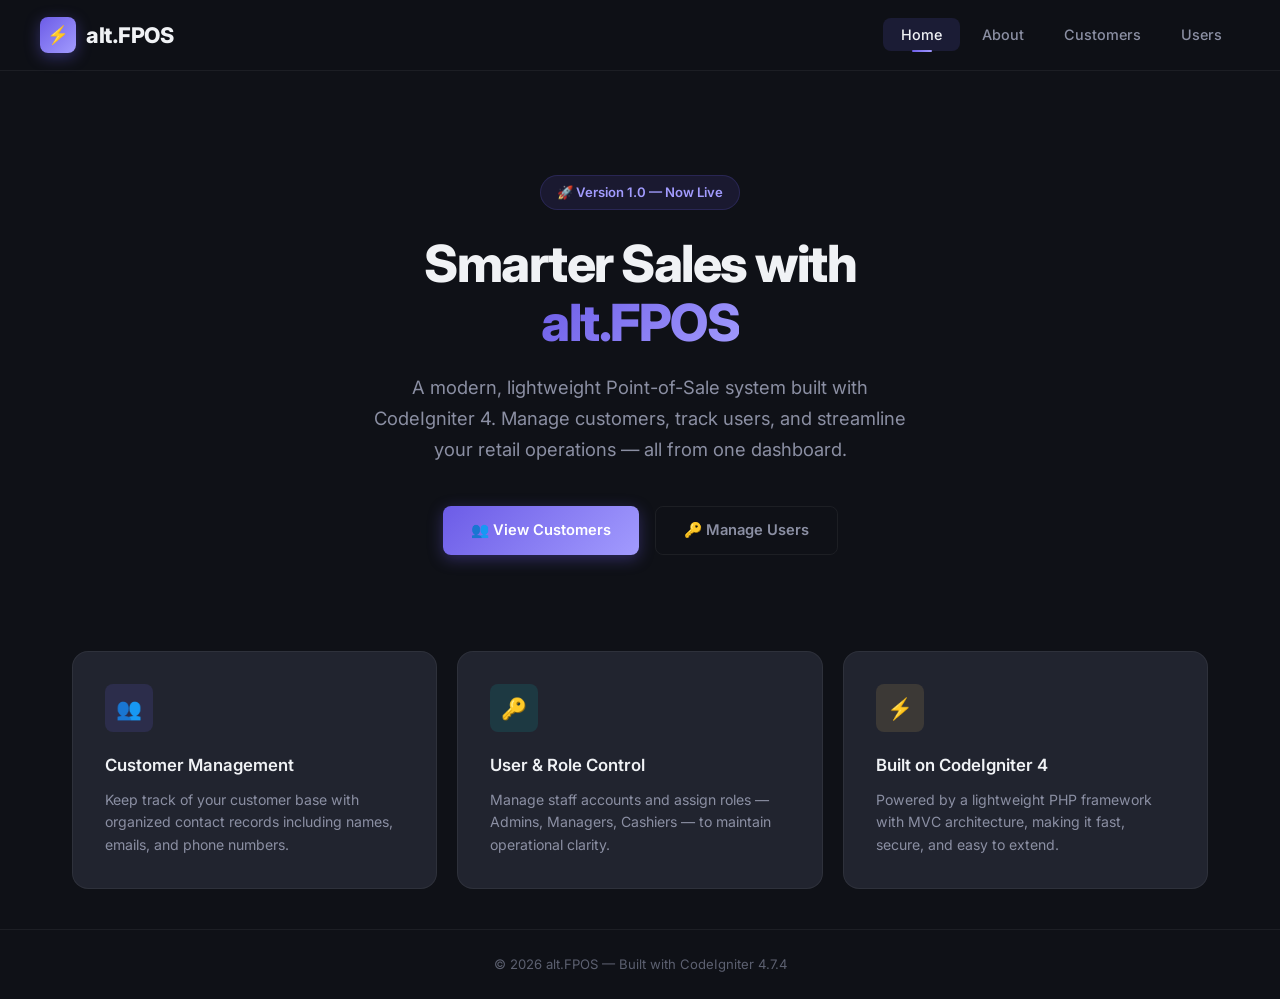
<file: index.html>
<!-- DEBUG-VIEW START 2 APPPATH\Views\pages\home.php -->
<!-- DEBUG-VIEW START 1 APPPATH\Views\layouts\main.php -->
<!DOCTYPE html>
<html lang="en">
<head>
<script  id="debugbar_loader" data-time="1790171028.384749" src="https://fabeyow.github.io/alt.FPOS/index.php?debugbar"></script><script  id="debugbar_dynamic_script"></script><style  id="debugbar_dynamic_style"></style><script class="kint-rich-script">"use strict";(()=>{function m(n){if(!(n instanceof Element))throw new Error("Invalid argument to dedupeElement()");let t=n.ownerDocument,e=E(n);for(let s of t.querySelectorAll(e))n!==s&&s.parentNode.removeChild(s)}function d(n){return n instanceof Element?n.ownerDocument.contains(n):!1}function E(n){if(!(n instanceof Element))throw new Error("Invalid argument to buildClassSelector()");return[n.nodeName,...n.classList].join(".")}function f(n){if(!(n instanceof Element))throw new Error("Invalid argument to selectText()");let t=n.ownerDocument,e=t.getSelection(),s=t.createRange();s.selectNodeContents(n),e.removeAllRanges(),e.addRange(s)}function I(n,t){let e;return function(...s){clearTimeout(e),e=setTimeout(function(){n(...s)},t)}}function x(n){if(!(n instanceof Element))throw new Error("Invalid argument to offsetTop()");return n.offsetTop+(n.offsetParent?x(n.offsetParent):0)}var u=class n{static#e=new Set;static toggleSearchBox(t,e){let s=t.querySelector(".kint-search"),i=t.parentNode;if(s)if(s.classList.toggle("kint-show",e)){if(s.focus(),s.select(),!n.#e.has(s)){let r=i.querySelectorAll("dl").length,o=200;r>1e4&&(o=700),s.addEventListener("keyup",I(n.#t.bind(null,s),o)),n.#e.add(s)}n.#t(s)}else i.classList.remove("kint-search-root")}static#t(t){let e=t.closest(".kint-parent")?.parentNode;if(e)if(t.classList.contains("kint-show")&&t.value.length){let s=e.dataset.lastSearch;if(e.classList.add("kint-search-root"),s!==t.value){e.dataset.lastSearch=t.value,e.classList.remove("kint-search-match");for(let i of e.querySelectorAll(".kint-search-match"))i.classList.remove("kint-search-match");n.#s(e,t.value.toUpperCase())}}else e.classList.remove("kint-search-root")}static#s(t,e){let s=t.cloneNode(!0);for(let c of s.querySelectorAll(".access-path"))c.remove();if(!s.textContent.toUpperCase().includes(e))return;t.classList.add("kint-search-match");let i=t.firstElementChild;for(;i&&i.tagName!=="DT";)i=i.nextElementSibling;if(!i)return;let r=a.getChildContainer(i);if(!r)return;let o,l;for(let c of r.children)c.tagName==="DL"?n.#s(c,e):c.tagName==="UL"&&(c.classList.contains("kint-tabs")?o=c.children:c.classList.contains("kint-tab-contents")&&(l=c.children));if(!(!o||o.length!==l?.length))for(let c=o.length;c--;){let k=!1,F=!1;o[c].textContent.toUpperCase().includes(e)&&(k=!0);let O=l[c].cloneNode(!0);for(let v of O.querySelectorAll(".access-path"))v.remove();if(O.textContent.toUpperCase().includes(e)&&(k=!0,F=!0),k&&o[c].classList.add("kint-search-match"),F)for(let v of l[c].children)v.tagName==="DL"&&n.#s(v,e)}}};var g=class{static sort(t,e){let s=t.dataset.kintTableSort,i=parseInt(s)===e?-1:1,r=t.tBodies[0];[...r.rows].sort(function(o,l){o=o.cells[e].textContent.trim().toLocaleLowerCase(),l=l.cells[e].textContent.trim().toLocaleLowerCase();let c=0;return!isNaN(o)&&!isNaN(l)?(o=parseFloat(o),l=parseFloat(l),c=o-l):isNaN(o)&&!isNaN(l)?c=1:isNaN(l)&&!isNaN(o)?c=-1:c=(""+o).localeCompare(""+l),c*i}).forEach(o=>r.appendChild(o)),i<0?t.dataset.kintTableSort=null:t.dataset.kintTableSort=e}};var a=class n{#e;#t;#s;constructor(t){if(!(t instanceof h))throw new Error("Invalid argument to Rich.constructor()");this.#e=t,this.#e.runOnInit(this.#i.bind(this));let e=new q(this,t);new b(this,t.window,e)}#i(){let t=this.#e.window.document;if(d(this.#t)||(this.#t=t.querySelector("style.kint-rich-style")),this.#t&&m(this.#t),t.querySelector(".kint-rich.kint-file")){this.setupFolder(t);let e=this.#s.querySelector("dd.kint-foldout"),s=Array.from(t.querySelectorAll(".kint-rich.kint-file"));for(let i of s)i.parentNode!==e&&e.appendChild(i);this.#s.classList.add("kint-show")}}addToFolder(t){let e=t.closest(".kint-rich");if(!e)throw new Error("Bad addToFolder");let s=this.#e.window.document;if(this.setupFolder(s),this.folder.contains(t))throw new Error("Bad addToFolder");let i=this.#s.querySelector("dd.kint-foldout"),r=t.closest(".kint-parent, .kint-rich"),o=Array.from(e.querySelectorAll(".kint-folder-trigger"));if(e===r||e.querySelectorAll(".kint-rich > dl").length===1){for(let l of o)l.remove();e.classList.add("kint-file"),i.insertBefore(e,i.firstChild)}else{let l=s.createElement("div");l.classList.add("kint-rich"),l.classList.add("kint-file"),l.appendChild(r.closest(".kint-rich > dl"));let c=e.lastElementChild;c.matches(".kint-rich > footer")&&l.appendChild(c.cloneNode(!0));for(let k of o)k.remove();i.insertBefore(l,i.firstChild)}n.toggle(this.#s.querySelector(".kint-parent"),!0)}setupFolder(t){if(this.#s)d(this.#s)||(this.#s=t.querySelector(".kint-rich.kint-folder"));else{let e=t.createElement("template");e.innerHTML='<div class="kint-rich kint-folder"><dl><dt class="kint-parent"><nav></nav>Kint</dt><dd class="kint-foldout"></dd></dl></div>',this.#s=e.content.firstChild,t.body.appendChild(this.#s)}}get folder(){return d(this.#s)||(this.#s=this.#e.window.document.querySelector(".kint-rich.kint-folder")),this.#s&&m(this.#s),this.#s}isFolderOpen(){let t=this.#s?.querySelector("dd.kint-foldout");if(t)return t.previousSibling.classList.contains("kint-show")}static getChildContainer(t){let e=t.nextElementSibling;for(;e&&!e.matches("dd");)e=e.nextElementSibling;return e}static toggle(t,e){let s=n.getChildContainer(t);s&&(e=t.classList.toggle("kint-show",e),n.#n(s,e))}static switchTab(t){t.parentNode.getElementsByClassName("kint-active-tab")[0].classList.remove("kint-active-tab"),t.classList.add("kint-active-tab");let e=t,s=0;for(;e=e.previousElementSibling;)s++;let i=t.parentNode.nextSibling.children;for(let r=i.length;r--;)r===s?(i[r].classList.add("kint-show"),n.#n(i[r],!0)):i[r].classList.remove("kint-show")}static toggleChildren(t,e){let s=n.getChildContainer(t);if(!s)return;e===void 0&&(e=t.classList.contains("kint-show"));let i=Array.from(s.getElementsByClassName("kint-parent"));for(let r of i)r.classList.toggle("kint-show",e)}static toggleAccessPath(t,e){let s=t.querySelector(".access-path");s?.classList.toggle("kint-show",e)&&f(s)}static#n(t,e){if(t.children.length===2&&t.lastElementChild.matches("ul.kint-tab-contents"))for(let s of t.lastElementChild.children)s.matches("li.kint-show")&&(t=s);if(t.children.length===1&&t.firstElementChild.matches("dl")){let s=t.firstElementChild.firstElementChild;s?.classList?.contains("kint-parent")&&n.toggle(s,e)}}},b=class{#e;#t;#s;#i=null;#n=null;#o=0;constructor(t,e,s){this.#e=t,this.#t=s,this.#s=e,this.#s.addEventListener("click",this.#a.bind(this),!0)}#r(){clearTimeout(this.#i),this.#i=setTimeout(this.#l.bind(this),250)}#l(){clearTimeout(this.#i),this.#i=null,this.#n=null,this.#o=0}#c(){let t=this.#n;if(!t.matches(".kint-parent > nav"))return;let e=t.parentNode;if(this.#o===1)a.toggleChildren(e),this.#t.onTreeChanged(),this.#r(),this.#o=2;else if(this.#o===2){this.#l();let s=e.classList.contains("kint-show"),i=this.#e.folder?.querySelector(".kint-parent"),r=Array.from(this.#s.document.getElementsByClassName("kint-parent"));for(let o of r)o!==i&&o.classList.toggle("kint-show",s);this.#t.onTreeChanged(),this.#t.scrollToFocus()}}#a(t){if(this.#o){this.#c();return}let e=t.target;if(!e.closest(".kint-rich"))return;if(e.tagName==="DFN"&&f(e),e.tagName==="TH"){t.ctrlKey||g.sort(e.closest("table"),e.cellIndex);return}if(e.tagName==="LI"&&e.parentNode.className==="kint-tabs"){if(e.className!=="kint-active-tab"){let i=e.closest("dl")?.querySelector(".kint-parent > nav")??e;a.switchTab(e),this.#t.onTreeChanged(),this.#t.setCursor(i)}return}let s=e.closest("dt");if(e.tagName==="NAV")e.parentNode.tagName==="FOOTER"?(this.#t.setCursor(e),e.parentNode.classList.toggle("kint-show")):s?.classList.contains("kint-parent")&&(a.toggle(s),this.#t.onTreeChanged(),this.#t.setCursor(e),this.#r(),this.#o=1,this.#n=e);else if(e.classList.contains("kint-access-path-trigger"))s&&a.toggleAccessPath(s);else if(e.classList.contains("kint-search-trigger"))s?.matches(".kint-rich > dl > dt.kint-parent")&&u.toggleSearchBox(s);else if(e.classList.contains("kint-folder-trigger")){if(s?.matches(".kint-rich > dl > dt.kint-parent"))this.#e.addToFolder(e),this.#t.onTreeChanged(),this.#t.setCursor(s.querySelector("nav")),this.#t.scrollToFocus();else if(e.parentNode.tagName==="FOOTER"){let i=e.closest(".kint-rich").querySelector(".kint-parent > nav, .kint-rich > footer > nav");this.#e.addToFolder(e),this.#t.onTreeChanged(),this.#t.setCursor(i),this.#t.scrollToFocus()}}else e.classList.contains("kint-search")||(e.tagName==="PRE"&&t.detail===3?f(e):e.closest(".kint-source")&&t.detail===3?f(e.closest(".kint-source")):e.classList.contains("access-path")?f(e):e.tagName!=="A"&&s?.classList.contains("kint-parent")&&(a.toggle(s),this.#t.onTreeChanged(),this.#t.setCursor(s.querySelector("nav"))))}},j=65,G=68,A=70,S=72,K=74,D=75,p=76,V=83,P=9,T=13,B=27,L=32,N=37,R=38,C=39,H=40,M=".kint-rich .kint-parent > nav, .kint-rich > footer > nav, .kint-rich .kint-tabs > li:not(.kint-active-tab)",q=class{#e=[];#t=0;#s=!1;#i;#n;constructor(t,e){this.#i=t,this.#n=e.window,this.#n.addEventListener("keydown",this.#c.bind(this),!0),e.runOnInit(this.onTreeChanged.bind(this))}scrollToFocus(){let t=this.#e[this.#t];if(!t)return;let e=this.#i.folder;if(t===e?.querySelector(".kint-parent > nav"))return;let s=x(t);if(this.#i.isFolderOpen()){let i=e.querySelector("dd.kint-foldout");i.scrollTo(0,s-i.clientHeight/2)}else this.#n.scrollTo(0,s-this.#n.innerHeight/2)}onTreeChanged(){let t=this.#e[this.#t];this.#e=[];let e=this.#i.folder,s=e?.querySelector(".kint-parent > nav"),i=this.#n.document;this.#i.isFolderOpen()&&(i=e,this.#e.push(s));let r=Array.from(i.querySelectorAll(M));for(let o of r)o.offsetParent!==null&&o!==s&&this.#e.push(o);if(s&&!this.#i.isFolderOpen()&&this.#e.push(s),this.#e.length===0){this.#s=!1,this.#r();return}t&&this.#e.indexOf(t)!==-1?this.#t=this.#e.indexOf(t):this.#r()}setCursor(t){if(this.#i.isFolderOpen()&&!this.#i.folder.contains(t)||!t.matches(M))return!1;let e=this.#e.indexOf(t);if(e===-1&&(this.onTreeChanged(),e=this.#e.indexOf(t)),e!==-1){if(e!==this.#t)return this.#t=e,this.#r(),!0;this.#e[e]?.classList.remove("kint-weak-focus")}else console.error("setCursor failed to find target in list",t),console.info("Please report this as a bug in Kint at https://github.com/kint-php/kint");return!1}#o(t){if(this.#e.length===0)return this.#t=0,null;for(this.#t+=t;this.#t<0;)this.#t+=this.#e.length;for(;this.#t>=this.#e.length;)this.#t-=this.#e.length;return this.#r(),this.#t}#r(){let t=this.#n.document.querySelector(".kint-focused");t&&(t.classList.remove("kint-focused"),t.classList.remove("kint-weak-focus")),this.#s&&this.#e[this.#t]?.classList.add("kint-focused")}#l(t){let e=t.closest(".kint-rich .kint-parent ~ dd")?.parentNode.querySelector(".kint-parent > nav");e&&(this.setCursor(e),this.scrollToFocus())}#c(t){if(t.keyCode===B&&t.target.matches(".kint-search")){t.target.blur(),this.#s&&this.#r();return}if(t.target!==this.#n.document.body||t.altKey||t.ctrlKey)return;if(t.keyCode===G){if(this.#s)this.#s=!1;else{if(this.#s=!0,this.onTreeChanged(),this.#e.length===0){this.#s=!1;return}this.scrollToFocus()}this.#r(),t.preventDefault();return}else if(t.keyCode===B){this.#s&&(this.#s=!1,this.#r(),t.preventDefault());return}else if(!this.#s)return;t.preventDefault(),d(this.#e[this.#t])||this.onTreeChanged();let e=this.#e[this.#t];if([P,R,D,H,K].includes(t.keyCode)){t.keyCode===P?this.#o(t.shiftKey?-1:1):t.keyCode===R||t.keyCode===D?this.#o(-1):(t.keyCode===H||t.keyCode===K)&&this.#o(1),this.scrollToFocus();return}if(e.tagName==="LI"&&[L,T,C,p,N,S].includes(t.keyCode)){t.keyCode===L||t.keyCode===T?(a.switchTab(e),this.onTreeChanged()):t.keyCode===C||t.keyCode===p?this.#o(1):(t.keyCode===N||t.keyCode===S)&&this.#o(-1),this.scrollToFocus();return}if(e.parentNode.tagName==="FOOTER"&&e.closest(".kint-rich")){if(t.keyCode===L||t.keyCode===T)e.parentNode.classList.toggle("kint-show");else if(t.keyCode===N||t.keyCode===S)if(e.parentNode.classList.contains("kint-show"))e.parentNode.classList.remove("kint-show");else{this.#l(e.closest(".kint-rich"));return}else if(t.keyCode===C||t.keyCode===p)e.parentNode.classList.add("kint-show");else if(t.keyCode===A&&!this.#i.isFolderOpen()&&e.matches(".kint-rich > footer > nav")){let i=e.closest(".kint-rich").querySelector(".kint-parent > nav, .kint-rich > footer > nav");this.#i.addToFolder(e),this.onTreeChanged(),this.setCursor(i),this.scrollToFocus()}return}let s=e.closest(".kint-parent");if(s){if(t.keyCode===j){a.toggleAccessPath(s);return}if(t.keyCode===A){!this.#i.isFolderOpen()&&s.matches(".kint-rich:not(.kint-folder) > dl > .kint-parent")&&(this.#i.addToFolder(e),this.onTreeChanged(),this.setCursor(e),this.scrollToFocus());return}if(t.keyCode===V){let i=s.closest(".kint-rich > dl")?.querySelector(".kint-search")?.closest(".kint-parent");if(i){e.classList.add("kint-weak-focus"),u.toggleSearchBox(i,!0);return}}if(t.keyCode===L||t.keyCode===T){a.toggle(s),this.onTreeChanged();return}if([C,p,N,S].includes(t.keyCode)){let i=s.classList.contains("kint-show");if(t.keyCode===C||t.keyCode===p){i&&a.toggleChildren(s,!0),a.toggle(s,!0),this.onTreeChanged();return}else if(i){a.toggleChildren(s,!1),a.toggle(s,!1),this.onTreeChanged();return}else{this.#l(s);return}}}}};var y=class{#e;#t;constructor(t){if(!(t instanceof h))throw new Error("Invalid argument to Plain.constructor()");this.#e=t.window,t.runOnInit(this.#s.bind(this))}#s(){d(this.#t)||(this.#t=this.#e.document.querySelector("style.kint-plain-style")),this.#t&&m(this.#t)}};var w=class{#e;constructor(t){if(!(t instanceof h))throw new Error("Invalid argument to Microtime.constructor()");this.#e=t.window,t.runOnInit(this.#t.bind(this))}#t(){let t={},e=this.#e.document.querySelectorAll("[data-kint-microtime-group]");for(let s of e){let i=s.querySelector(".kint-microtime-lap");if(!i)continue;let r=s.dataset.kintMicrotimeGroup,o=parseFloat(i.textContent),l=parseFloat(s.querySelector(".kint-microtime-avg").textContent);t[r]??={min:o,max:o,avg:l},t[r].min>o&&(t[r].min=o),t[r].max<o&&(t[r].max=o),t[r].avg=l}for(let s of e){let i=s.querySelector(".kint-microtime-lap");if(!i)continue;let r=parseFloat(i.textContent),o=t[s.dataset.kintMicrotimeGroup];if(s.querySelector(".kint-microtime-avg").textContent=o.avg,!(r===o.min&&r===o.max))if(s.classList.add("kint-microtime-js"),r>o.avg){let l=(r-o.avg)/(o.max-o.avg);i.style.background="hsl("+(40-40*l)+", 100%, 65%)"}else{let l=0;o.avg!==o.min&&(l=(o.avg-r)/(o.avg-o.min)),i.style.background="hsl("+(40+80*l)+", 100%, 65%)"}}}};var U=Symbol(),h=class n{static#e=null;#t;#s=[];#i=new Set;static init(t){return n.#e??=new n(t,U),n.#e.#n(),n.#e.runOnLoad(n.#r),n.#e}get window(){return this.#t}constructor(t,e){if(U!==e)throw new Error("Kint constructor is private. Use Kint.init()");if(!(t instanceof Window))throw new Error("Invalid argument to Kint.init()");this.#t=t,this.runOnInit(this.#o.bind(this)),new y(this),new a(this),new w(this)}runOnLoad(t){if(this.#t.document.readyState==="complete")try{t()}catch{}else this.#t.addEventListener("load",t)}runOnInit(t){this.#s.push(t)}#n(){this.#t.document.currentScript&&(this.#i.add(E(window.document.currentScript)),window.document.currentScript.remove())}#o(){for(let t of this.#i.keys())for(let e of this.#t.document.querySelectorAll(t))e.remove()}static#r(){for(let t of n.#e.#s)t()}};window.Kint||(window.Kint=h);window.Kint.init(window);})();
</script><style class="kint-rich-style">.kint-rich{--spacing: 4px;--nav-size: 15px;--backdrop-color: rgba(255, 255, 255, 0.9);--main-background: #e0eaef;--secondary-background: #c1d4df;--text-color: #1d1e1e;--variable-name-color: #1d1e1e;--variable-type-color: #0092db;--variable-type-color-hover: #5cb730;--border-color: #b6cedb;--border-color-hover: #0092db;--border: 1px solid var(--border-color);--foldout-max-size: calc(100vh - 100px);--foldout-zindex: 999999;--caret-image: url("data:image/svg+xml;utf8,<svg xmlns='http://www.w3.org/2000/svg' viewBox='0 0 30 150'><g stroke-width='2' fill='%23FFF'><path d='M1 1h28v28H1zm5 14h18m-9 9V6M1 61h28v28H1zm5 14h18' stroke='%23379'/><path d='M1 31h28v28H1zm5 14h18m-9 9V36M1 91h28v28H1zm5 14h18' stroke='%235A3'/><path d='M1 121h28v28H1zm5 5l18 18m-18 0l18-18' stroke='%23CCC'/></g></svg>");--ap-image: url("data:image/svg+xml;utf8,<svg xmlns='http://www.w3.org/2000/svg' viewBox='0 0 16 16'><g stroke='%23000' fill='transparent'><path d='M2 8h3m3 3v3M8 2v3m3 3h3M3 8' stroke-width='2' stroke-linecap='round'/><circle stroke-width='1.5' r='4.5' cx='8' cy='8'/></g></svg>");--folder-image: url("data:image/svg+xml;utf8,<svg xmlns='http://www.w3.org/2000/svg' viewBox='0 0 16 16'><path d='M2 2h4l2 2h6v9H2V2h2' stroke-width='2' stroke='%23000' fill='transparent' stroke-linejoin='round'/></svg>");--search-image: url("data:image/svg+xml;utf8,<svg xmlns='http://www.w3.org/2000/svg' viewBox='0 0 16 16'><g stroke='%23000' fill='transparent'><path d='M2 14l3-3' stroke-linecap='round' stroke-width='3'/><circle stroke-width='2' r='5' cx='9' cy='7'/></g></svg>");font-size:13px;overflow-x:auto;white-space:nowrap;background:var(--backdrop-color);direction:ltr;contain:content}.kint-rich.kint-folder{position:fixed;bottom:0;left:0;right:0;z-index:var(--foldout-zindex);width:100%;margin:0;display:block}.kint-rich.kint-folder dd.kint-foldout{max-height:var(--foldout-max-size);padding-right:calc(var(--spacing)*2);overflow-y:scroll;display:none}.kint-rich.kint-folder dd.kint-foldout.kint-show{display:block}.kint-rich::selection{background:var(--border-color-hover);color:var(--text-color)}.kint-rich .kint-focused{box-shadow:0 0 3px 3px var(--variable-type-color-hover)}.kint-rich .kint-focused.kint-weak-focus{box-shadow:0 0 3px 1px color-mix(in srgb, var(--variable-type-color-hover) 50%, transparent)}.kint-rich,.kint-rich::before,.kint-rich::after,.kint-rich *,.kint-rich *::before,.kint-rich *::after{box-sizing:border-box;border-radius:0;color:var(--text-color);float:none !important;font-family:Consolas,Menlo,Monaco,Lucida Console,Liberation Mono,DejaVu Sans Mono,Bitstream Vera Sans Mono,Courier New,monospace,serif;line-height:15px;margin:0;padding:0;text-align:left}.kint-rich{margin:calc(var(--spacing)*2) 0}.kint-rich dt,.kint-rich dl{width:auto}.kint-rich dt,.kint-rich div.access-path{background:var(--main-background);border:var(--border);color:var(--text-color);display:block;font-weight:bold;list-style:none outside none;overflow:auto;padding:var(--spacing)}.kint-rich dt:hover,.kint-rich div.access-path:hover{border-color:var(--border-color-hover)}.kint-rich>dl dl{padding:0 0 0 calc(var(--spacing)*3)}.kint-rich dt.kint-parent>nav,.kint-rich>footer>nav{background:var(--caret-image) no-repeat scroll 0 0/var(--nav-size) 75px rgba(0,0,0,0);cursor:pointer;display:inline-block;height:var(--nav-size);width:var(--nav-size);margin-right:3px;vertical-align:middle}.kint-rich dt.kint-parent:hover>nav,.kint-rich>footer>nav:hover{background-position:0 25%}.kint-rich dt.kint-parent.kint-show>nav,.kint-rich>footer.kint-show>nav{background-position:0 50%}.kint-rich dt.kint-parent.kint-show:hover>nav,.kint-rich>footer.kint-show>nav:hover{background-position:0 75%}.kint-rich dt.kint-parent.kint-locked>nav{background-position:0 100%}.kint-rich dt.kint-parent+dd{display:none;border-left:1px dashed var(--border-color);contain:strict}.kint-rich dt.kint-parent.kint-show+dd{display:block;contain:content}.kint-rich var,.kint-rich var a{color:var(--variable-type-color);font-style:normal}.kint-rich dt:hover var,.kint-rich dt:hover var a{color:var(--variable-type-color-hover)}.kint-rich dfn{font-style:normal;font-family:monospace;color:var(--variable-name-color)}.kint-rich pre{color:var(--text-color);margin:0 0 0 calc(var(--spacing)*3);padding:5px;overflow-y:hidden;border-top:0;border:var(--border);background:var(--main-background);display:block;word-break:normal}.kint-rich .kint-access-path-trigger,.kint-rich .kint-folder-trigger,.kint-rich .kint-search-trigger{background:color-mix(in srgb, var(--text-color) 80%, transparent);border-radius:3px;padding:2px;height:var(--nav-size);width:var(--nav-size);font-size:var(--nav-size);margin-left:5px;font-weight:bold;text-align:center;line-height:1;float:right !important;cursor:pointer;position:relative;overflow:hidden}.kint-rich .kint-access-path-trigger::before,.kint-rich .kint-folder-trigger::before,.kint-rich .kint-search-trigger::before{display:block;content:"";width:100%;height:100%;background:var(--main-background);mask:center/contain no-repeat alpha}.kint-rich .kint-access-path-trigger:hover,.kint-rich .kint-folder-trigger:hover,.kint-rich .kint-search-trigger:hover{background:var(--main-background)}.kint-rich .kint-access-path-trigger:hover::before,.kint-rich .kint-folder-trigger:hover::before,.kint-rich .kint-search-trigger:hover::before{background:var(--text-color)}.kint-rich .kint-access-path-trigger::before{mask-image:var(--ap-image)}.kint-rich .kint-folder-trigger::before{mask-image:var(--folder-image)}.kint-rich .kint-search-trigger::before{mask-image:var(--search-image)}.kint-rich input.kint-search{display:none;border:var(--border);border-top-width:0;border-bottom-width:0;padding:var(--spacing);float:right !important;margin:calc(var(--spacing)*-1) 0;color:var(--variable-name-color);background:var(--secondary-background);height:calc(var(--nav-size) + var(--spacing)*2);width:calc(var(--nav-size)*10);position:relative;z-index:100}.kint-rich input.kint-search.kint-show{display:block}.kint-rich .kint-search-root ul.kint-tabs>li:not(.kint-search-match){background:var(--secondary-background);filter:saturate(0);opacity:.5}.kint-rich .kint-search-root dl:not(.kint-search-match){opacity:.5}.kint-rich .kint-search-root dl:not(.kint-search-match)>dt{background:var(--main-background);filter:saturate(0)}.kint-rich .kint-search-root dl:not(.kint-search-match) dl,.kint-rich .kint-search-root dl:not(.kint-search-match) ul.kint-tabs>li:not(.kint-search-match){opacity:1}.kint-rich div.access-path{background:var(--secondary-background);display:none;margin-top:5px;padding:4px;white-space:pre}.kint-rich div.access-path.kint-show{display:block}.kint-rich footer{padding:0 3px 3px;font-size:9px;background:rgba(0,0,0,0)}.kint-rich footer>.kint-folder-trigger{background:rgba(0,0,0,0)}.kint-rich footer>.kint-folder-trigger::before{background:var(--text-color)}.kint-rich footer nav{height:10px;width:10px;background-size:10px 50px}.kint-rich footer>ol{display:none;margin-left:32px}.kint-rich footer.kint-show>ol{display:block}.kint-rich a{color:var(--text-color);text-shadow:none;text-decoration:underline}.kint-rich a:hover{color:var(--variable-name-color);border-bottom:1px dotted var(--variable-name-color)}.kint-rich ul{list-style:none;padding-left:calc(var(--spacing)*3)}.kint-rich ul:not(.kint-tabs) li{border-left:1px dashed var(--border-color)}.kint-rich ul:not(.kint-tabs) li>dl{border-left:none}.kint-rich ul.kint-tabs{margin:0 0 0 calc(var(--spacing)*3);padding-left:0;background:var(--main-background);border:var(--border);border-top:0}.kint-rich ul.kint-tabs>li{background:var(--secondary-background);border:var(--border);cursor:pointer;display:inline-block;height:calc(var(--spacing)*6);margin:calc(var(--spacing)/2);padding:0 calc(2px + var(--spacing)*2.5);vertical-align:top}.kint-rich ul.kint-tabs>li:hover,.kint-rich ul.kint-tabs>li.kint-active-tab:hover{border-color:var(--border-color-hover);color:var(--variable-type-color-hover)}.kint-rich ul.kint-tabs>li.kint-active-tab{background:var(--main-background);border-top:0;margin-top:-1px;height:27px;line-height:24px}.kint-rich ul.kint-tabs>li:not(.kint-active-tab){line-height:calc(var(--spacing)*5)}.kint-rich ul.kint-tabs li+li{margin-left:0}.kint-rich ul.kint-tab-contents>li{display:none;contain:strict}.kint-rich ul.kint-tab-contents>li.kint-show{display:block;contain:content}.kint-rich dt:hover+dd>ul>li.kint-active-tab{border-color:var(--border-color-hover);color:var(--variable-type-color-hover)}.kint-rich dt>.kint-color-preview{width:var(--nav-size);height:var(--nav-size);display:inline-block;vertical-align:middle;margin-left:10px;border:var(--border);background-color:#ccc;background-image:url('data:image/svg+xml;utf8,<svg xmlns="http://www.w3.org/2000/svg" viewBox="0 0 2 2"><path fill="%23FFF" d="M0 0h1v2h1V1H0z"/></svg>');background-size:min(20px,100%)}.kint-rich dt>.kint-color-preview:hover{border-color:var(--border-color-hover)}.kint-rich dt>.kint-color-preview>div{width:100%;height:100%}.kint-rich table{border-collapse:collapse;empty-cells:show;border-spacing:0}.kint-rich table *{font-size:12px}.kint-rich table dt{background:none;padding:calc(var(--spacing)/2)}.kint-rich table dt .kint-parent{min-width:100%;overflow:hidden;text-overflow:ellipsis;white-space:nowrap}.kint-rich table td,.kint-rich table th{border:var(--border);padding:calc(var(--spacing)/2);vertical-align:center}.kint-rich table th{cursor:alias}.kint-rich table td:first-child,.kint-rich table th{font-weight:bold;background:var(--secondary-background);color:var(--variable-name-color)}.kint-rich table td{background:var(--main-background);white-space:pre}.kint-rich table td>dl{padding:0}.kint-rich table pre{border-top:0;border-right:0}.kint-rich table thead th:first-child{background:none;border:0}.kint-rich table tr:hover>td{box-shadow:0 0 1px 0 var(--border-color-hover) inset}.kint-rich table tr:hover var{color:var(--variable-type-color-hover)}.kint-rich table ul.kint-tabs li.kint-active-tab{height:20px;line-height:17px}.kint-rich pre.kint-source{margin-left:-1px}.kint-rich pre.kint-source[data-kint-filename]:before{display:block;content:attr(data-kint-filename);margin-bottom:var(--spacing);padding-bottom:var(--spacing);border-bottom:1px solid var(--secondary-background)}.kint-rich pre.kint-source>div:before{display:inline-block;content:counter(kint-l);counter-increment:kint-l;border-right:1px solid var(--border-color-hover);padding-right:calc(var(--spacing)*2);margin-right:calc(var(--spacing)*2)}.kint-rich pre.kint-source>div.kint-highlight{background:var(--secondary-background)}.kint-rich .kint-microtime-js .kint-microtime-lap{text-shadow:-1px 0 var(--border-color-hover),0 1px var(--border-color-hover),1px 0 var(--border-color-hover),0 -1px var(--border-color-hover);color:var(--main-background);font-weight:bold}.kint-rich{--main-background: #f8f8f8;--secondary-background: #f8f8f8;--variable-type-color: #06f;--variable-type-color-hover: #f00;--border-color: #d7d7d7;--border-color-hover: #aaa;--alternative-background: #fff;--highlight-color: #cfc;--caret-image: url("data:image/svg+xml;utf8,<svg xmlns='http://www.w3.org/2000/svg' viewBox='0 0 30 150'><path d='M6 7h18l-9 15zm0 30h18l-9 15zm0 45h18l-9-15zm0 30h18l-9-15zm0 12l18 18m-18 0l18-18' fill='%23555'/><path d='M6 126l18 18m-18 0l18-18' stroke-width='2' stroke='%23555'/></svg>")}.kint-rich .kint-focused{box-shadow:0 0 3px 2px var(--variable-type-color-hover)}.kint-rich dt{font-weight:normal}.kint-rich dt.kint-parent{margin-top:4px}.kint-rich dl dl{margin-top:4px;padding-left:25px;border-left:none}.kint-rich>dl>dt{background:var(--secondary-background)}.kint-rich ul{margin:0;padding-left:0}.kint-rich ul:not(.kint-tabs)>li{border-left:0}.kint-rich ul.kint-tabs{background:var(--secondary-background);border:var(--border);border-width:0 1px 1px 1px;padding:4px 0 0 12px;margin-left:-1px;margin-top:-1px}.kint-rich ul.kint-tabs li,.kint-rich ul.kint-tabs li+li{margin:0 0 0 4px}.kint-rich ul.kint-tabs li{border-bottom-width:0;height:calc(var(--spacing)*6 + 1px)}.kint-rich ul.kint-tabs li:first-child{margin-left:0}.kint-rich ul.kint-tabs li.kint-active-tab{border-top:var(--border);background:var(--alternative-background);font-weight:bold;padding-top:0;border-bottom:1px solid var(--alternative-background) !important;margin-bottom:-1px}.kint-rich ul.kint-tabs li.kint-active-tab:hover{border-bottom:1px solid var(--alternative-background)}.kint-rich ul>li>pre{border:var(--border)}.kint-rich dt:hover+dd>ul{border-color:var(--border-color-hover)}.kint-rich pre{background:var(--alternative-background);margin-top:4px;margin-left:25px}.kint-rich .kint-source{margin-left:-1px}.kint-rich .kint-source .kint-highlight{background:var(--highlight-color)}.kint-rich .kint-parent.kint-show>.kint-search{border-bottom-width:1px}.kint-rich table td{background:var(--alternative-background)}.kint-rich table td>dl{padding:0;margin:0}.kint-rich table td>dl>dt.kint-parent{margin:0}.kint-rich table td:first-child,.kint-rich table td,.kint-rich table th{padding:2px 4px}.kint-rich table dd,.kint-rich table dt{background:var(--alternative-background)}.kint-rich table tr:hover>td{box-shadow:none;background:var(--highlight-color)}
</style>

    <meta charset="UTF-8">
    <meta name="viewport" content="width=device-width, initial-scale=1.0">
    <meta name="description" content="alt.FPOS — A modern Point-of-Sale system built with CodeIgniter 4. Manage customers and users easily.">
    <title>Home | alt.FPOS</title>
    <link rel="preconnect" href="https://fonts.googleapis.com">
    <link rel="preconnect" href="https://fonts.gstatic.com" crossorigin>
    <link href="https://fonts.googleapis.com/css2?family=Inter:wght@300;400;500;600;700;800&display=swap" rel="stylesheet">
    <style>
        *, *::before, *::after {
            margin: 0;
            padding: 0;
            box-sizing: border-box;
        }

        :root {
            --bg-primary: #0f1117;
            --bg-secondary: #1a1d27;
            --bg-card: #21242f;
            --bg-card-hover: #282c3a;
            --border-color: rgba(255, 255, 255, 0.06);
            --text-primary: #f0f2f5;
            --text-secondary: #8b8fa3;
            --text-muted: #5c6070;
            --accent-primary: #6c5ce7;
            --accent-secondary: #a29bfe;
            --accent-gradient: linear-gradient(135deg, #6c5ce7 0%, #a29bfe 100%);
            --success: #00cec9;
            --warning: #fdcb6e;
            --danger: #ff6b6b;
            --shadow-sm: 0 2px 8px rgba(0, 0, 0, 0.2);
            --shadow-md: 0 4px 16px rgba(0, 0, 0, 0.3);
            --shadow-lg: 0 8px 32px rgba(0, 0, 0, 0.4);
            --radius-sm: 8px;
            --radius-md: 12px;
            --radius-lg: 16px;
            --radius-xl: 24px;
            --transition: all 0.3s cubic-bezier(0.4, 0, 0.2, 1);
        }

        body {
            font-family: 'Inter', -apple-system, BlinkMacSystemFont, sans-serif;
            background-color: var(--bg-primary);
            color: var(--text-primary);
            line-height: 1.6;
            min-height: 100vh;
            display: flex;
            flex-direction: column;
            -webkit-font-smoothing: antialiased;
        }

        a {
            color: inherit;
            text-decoration: none;
        }

        .navbar {
            background: rgba(15, 17, 23, 0.85);
            backdrop-filter: blur(20px);
            -webkit-backdrop-filter: blur(20px);
            border-bottom: 1px solid var(--border-color);
            position: sticky;
            top: 0;
            z-index: 100;
            padding: 0 2rem;
        }

        .navbar-inner {
            max-width: 1200px;
            margin: 0 auto;
            display: flex;
            align-items: center;
            justify-content: space-between;
            height: 70px;
        }

        .navbar-brand {
            display: flex;
            align-items: center;
            gap: 10px;
            font-weight: 800;
            font-size: 1.35rem;
            letter-spacing: -0.5px;
        }

        .navbar-brand .logo-icon {
            width: 36px;
            height: 36px;
            background: var(--accent-gradient);
            border-radius: var(--radius-sm);
            display: flex;
            align-items: center;
            justify-content: center;
            font-size: 1.1rem;
            box-shadow: 0 4px 15px rgba(108, 92, 231, 0.4);
        }

        .navbar-links {
            display: flex;
            list-style: none;
            gap: 4px;
        }

        .navbar-links li a {
            padding: 8px 18px;
            border-radius: var(--radius-sm);
            font-size: 0.9rem;
            font-weight: 500;
            color: var(--text-secondary);
            transition: var(--transition);
            position: relative;
        }

        .navbar-links li a:hover {
            color: var(--text-primary);
            background: rgba(108, 92, 231, 0.1);
        }

        .navbar-links li a.active {
            color: var(--text-primary);
            background: rgba(108, 92, 231, 0.15);
        }

        .navbar-links li a.active::after {
            content: '';
            position: absolute;
            bottom: -1px;
            left: 50%;
            transform: translateX(-50%);
            width: 20px;
            height: 2px;
            background: var(--accent-gradient);
            border-radius: 2px;
        }

        .main-content {
            flex: 1;
            max-width: 1200px;
            margin: 0 auto;
            padding: 2.5rem 2rem;
            width: 100%;
        }

        .page-header {
            margin-bottom: 2rem;
        }

        .page-header h1 {
            font-size: 2rem;
            font-weight: 700;
            letter-spacing: -0.5px;
            margin-bottom: 0.5rem;
        }

        .page-header .subtitle {
            color: var(--text-secondary);
            font-size: 1rem;
        }

        .card {
            background: var(--bg-card);
            border: 1px solid var(--border-color);
            border-radius: var(--radius-lg);
            padding: 1.75rem;
            transition: var(--transition);
        }

        .card:hover {
            border-color: rgba(108, 92, 231, 0.2);
            box-shadow: var(--shadow-md);
            transform: translateY(-2px);
        }

        .table-container {
            background: var(--bg-card);
            border: 1px solid var(--border-color);
            border-radius: var(--radius-lg);
            overflow: hidden;
        }

        .table-header {
            padding: 1.25rem 1.75rem;
            border-bottom: 1px solid var(--border-color);
            display: flex;
            align-items: center;
            justify-content: space-between;
        }

        .table-header h2 {
            font-size: 1.1rem;
            font-weight: 600;
        }

        .table-badge {
            background: rgba(108, 92, 231, 0.15);
            color: var(--accent-secondary);
            padding: 4px 12px;
            border-radius: 20px;
            font-size: 0.8rem;
            font-weight: 600;
        }

        table {
            width: 100%;
            border-collapse: collapse;
        }

        table thead th {
            text-align: left;
            padding: 0.9rem 1.75rem;
            font-size: 0.75rem;
            font-weight: 600;
            text-transform: uppercase;
            letter-spacing: 0.08em;
            color: var(--text-muted);
            border-bottom: 1px solid var(--border-color);
            background: rgba(0, 0, 0, 0.15);
        }

        table tbody tr {
            transition: var(--transition);
        }

        table tbody tr:hover {
            background: var(--bg-card-hover);
        }

        table tbody td {
            padding: 1rem 1.75rem;
            font-size: 0.9rem;
            border-bottom: 1px solid var(--border-color);
            color: var(--text-secondary);
        }

        table tbody tr:last-child td {
            border-bottom: none;
        }

        table tbody td:first-child {
            color: var(--text-primary);
            font-weight: 500;
        }

        .row-index {
            color: var(--text-muted) !important;
            font-weight: 400 !important;
            font-size: 0.8rem !important;
            width: 50px;
        }

        .role-badge {
            display: inline-block;
            padding: 4px 12px;
            border-radius: 20px;
            font-size: 0.78rem;
            font-weight: 600;
            letter-spacing: 0.02em;
        }

        .role-admin {
            background: rgba(108, 92, 231, 0.15);
            color: var(--accent-secondary);
        }

        .role-manager {
            background: rgba(0, 206, 201, 0.12);
            color: var(--success);
        }

        .role-cashier {
            background: rgba(253, 203, 110, 0.12);
            color: var(--warning);
        }

        .role-staff {
            background: rgba(255, 107, 107, 0.12);
            color: var(--danger);
        }

        .stats-grid {
            display: grid;
            grid-template-columns: repeat(auto-fit, minmax(220px, 1fr));
            gap: 1.25rem;
            margin-bottom: 2rem;
        }

        .stat-card {
            background: var(--bg-card);
            border: 1px solid var(--border-color);
            border-radius: var(--radius-md);
            padding: 1.5rem;
            transition: var(--transition);
        }

        .stat-card:hover {
            border-color: rgba(108, 92, 231, 0.2);
            transform: translateY(-2px);
            box-shadow: var(--shadow-sm);
        }

        .stat-card .stat-icon {
            width: 42px;
            height: 42px;
            border-radius: var(--radius-sm);
            display: flex;
            align-items: center;
            justify-content: center;
            font-size: 1.2rem;
            margin-bottom: 1rem;
        }

        .stat-card .stat-value {
            font-size: 1.8rem;
            font-weight: 700;
            letter-spacing: -1px;
            margin-bottom: 0.25rem;
        }

        .stat-card .stat-label {
            font-size: 0.85rem;
            color: var(--text-secondary);
        }

        .stat-icon.purple {
            background: rgba(108, 92, 231, 0.15);
        }

        .stat-icon.teal {
            background: rgba(0, 206, 201, 0.12);
        }

        .stat-icon.yellow {
            background: rgba(253, 203, 110, 0.12);
        }

        .stat-icon.red {
            background: rgba(255, 107, 107, 0.12);
        }

        .hero {
            text-align: center;
            padding: 4rem 1rem 3rem;
        }

        .hero-badge {
            display: inline-block;
            background: rgba(108, 92, 231, 0.12);
            color: var(--accent-secondary);
            padding: 6px 16px;
            border-radius: 20px;
            font-size: 0.82rem;
            font-weight: 600;
            margin-bottom: 1.5rem;
            border: 1px solid rgba(108, 92, 231, 0.2);
        }

        .hero h1 {
            font-size: 3.2rem;
            font-weight: 800;
            letter-spacing: -1.5px;
            line-height: 1.15;
            margin-bottom: 1.25rem;
        }

        .hero h1 .gradient-text {
            background: var(--accent-gradient);
            -webkit-background-clip: text;
            -webkit-text-fill-color: transparent;
            background-clip: text;
        }

        .hero .hero-subtitle {
            font-size: 1.15rem;
            color: var(--text-secondary);
            max-width: 560px;
            margin: 0 auto 2.5rem;
            line-height: 1.7;
        }

        .hero-actions {
            display: flex;
            gap: 1rem;
            justify-content: center;
            flex-wrap: wrap;
        }

        .btn {
            display: inline-flex;
            align-items: center;
            gap: 8px;
            padding: 12px 28px;
            border-radius: var(--radius-sm);
            font-size: 0.92rem;
            font-weight: 600;
            cursor: pointer;
            border: none;
            transition: var(--transition);
        }

        .btn-primary {
            background: var(--accent-gradient);
            color: #fff;
            box-shadow: 0 4px 15px rgba(108, 92, 231, 0.35);
        }

        .btn-primary:hover {
            transform: translateY(-2px);
            box-shadow: 0 6px 20px rgba(108, 92, 231, 0.5);
        }

        .btn-outline {
            background: transparent;
            color: var(--text-secondary);
            border: 1px solid var(--border-color);
        }

        .btn-outline:hover {
            color: var(--text-primary);
            border-color: rgba(108, 92, 231, 0.3);
            background: rgba(108, 92, 231, 0.05);
        }

        .features-grid {
            display: grid;
            grid-template-columns: repeat(auto-fit, minmax(280px, 1fr));
            gap: 1.25rem;
            margin-top: 3rem;
        }

        .feature-card {
            background: var(--bg-card);
            border: 1px solid var(--border-color);
            border-radius: var(--radius-lg);
            padding: 2rem;
            transition: var(--transition);
        }

        .feature-card:hover {
            border-color: rgba(108, 92, 231, 0.2);
            transform: translateY(-3px);
            box-shadow: var(--shadow-md);
        }

        .feature-card .feature-icon {
            width: 48px;
            height: 48px;
            border-radius: var(--radius-sm);
            display: flex;
            align-items: center;
            justify-content: center;
            font-size: 1.3rem;
            margin-bottom: 1.25rem;
        }

        .feature-card h3 {
            font-size: 1.05rem;
            font-weight: 600;
            margin-bottom: 0.6rem;
        }

        .feature-card p {
            font-size: 0.88rem;
            color: var(--text-secondary);
            line-height: 1.6;
        }

        .about-grid {
            display: grid;
            grid-template-columns: repeat(auto-fit, minmax(300px, 1fr));
            gap: 1.5rem;
            margin-top: 2rem;
        }

        .about-card {
            background: var(--bg-card);
            border: 1px solid var(--border-color);
            border-radius: var(--radius-lg);
            padding: 2rem;
        }

        .about-card h3 {
            font-size: 1rem;
            font-weight: 600;
            margin-bottom: 1rem;
            display: flex;
            align-items: center;
            gap: 8px;
        }

        .about-card ul {
            list-style: none;
        }

        .about-card ul li {
            padding: 6px 0;
            font-size: 0.9rem;
            color: var(--text-secondary);
            display: flex;
            align-items: center;
            gap: 8px;
        }

        .about-card ul li::before {
            content: '→';
            color: var(--accent-secondary);
            font-weight: 600;
        }

        .version-info {
            background: var(--bg-card);
            border: 1px solid var(--border-color);
            border-radius: var(--radius-lg);
            padding: 2rem;
            margin-top: 1.5rem;
        }

        .version-info h3 {
            font-size: 1rem;
            font-weight: 600;
            margin-bottom: 1rem;
        }

        .version-grid {
            display: grid;
            grid-template-columns: repeat(auto-fit, minmax(180px, 1fr));
            gap: 1rem;
        }

        .version-item {
            display: flex;
            flex-direction: column;
            gap: 4px;
        }

        .version-item .label {
            font-size: 0.78rem;
            text-transform: uppercase;
            letter-spacing: 0.05em;
            color: var(--text-muted);
        }

        .version-item .value {
            font-size: 0.95rem;
            font-weight: 600;
            color: var(--accent-secondary);
        }

        .footer {
            border-top: 1px solid var(--border-color);
            padding: 1.5rem 2rem;
            text-align: center;
            color: var(--text-muted);
            font-size: 0.82rem;
        }

        @media (max-width: 768px) {
            .hero h1 {
                font-size: 2.2rem;
            }

            .navbar-inner {
                flex-direction: column;
                height: auto;
                padding: 1rem 0;
                gap: 0.75rem;
            }

            .navbar-links {
                flex-wrap: wrap;
                justify-content: center;
            }

            .main-content {
                padding: 1.5rem 1rem;
            }

            table thead th,
            table tbody td {
                padding: 0.75rem 1rem;
            }
        }

        @keyframes fadeInUp {
            from {
                opacity: 0;
                transform: translateY(20px);
            }
            to {
                opacity: 1;
                transform: translateY(0);
            }
        }

        .animate-in {
            animation: fadeInUp 0.6s cubic-bezier(0.4, 0, 0.2, 1) forwards;
        }

        .delay-1 { animation-delay: 0.1s; opacity: 0; }
        .delay-2 { animation-delay: 0.2s; opacity: 0; }
        .delay-3 { animation-delay: 0.3s; opacity: 0; }
        .delay-4 { animation-delay: 0.4s; opacity: 0; }
    </style>
</head>
<body>
    <nav class="navbar" id="main-navbar">
        <div class="navbar-inner">
            <a href="https://fabeyow.github.io/alt.FPOS/" class="navbar-brand">
                <span class="logo-icon">⚡</span>
                alt.FPOS
            </a>
            <ul class="navbar-links" id="nav-links">
                <li><a href="https://fabeyow.github.io/alt.FPOS/" class="active" id="nav-home">Home</a></li>
                <li><a href="https://fabeyow.github.io/alt.FPOS/about" class="" id="nav-about">About</a></li>
                <li><a href="https://fabeyow.github.io/alt.FPOS/customers" class="" id="nav-customers">Customers</a></li>
                <li><a href="https://fabeyow.github.io/alt.FPOS/users" class="" id="nav-users">Users</a></li>
            </ul>
        </div>
    </nav>

    <main class="main-content">
        
<section class="hero animate-in" id="hero-section">
    <span class="hero-badge">🚀 Version 1.0 — Now Live</span>
    <h1>
        Smarter Sales with<br>
        <span class="gradient-text">alt.FPOS</span>
    </h1>
    <p class="hero-subtitle">
        A modern, lightweight Point-of-Sale system built with CodeIgniter 4. Manage customers, track users, and streamline your retail operations — all from one dashboard.
    </p>
    <div class="hero-actions">
        <a href="https://fabeyow.github.io/alt.FPOS/customers" class="btn btn-primary" id="btn-view-customers">
            👥 View Customers
        </a>
        <a href="https://fabeyow.github.io/alt.FPOS/users" class="btn btn-outline" id="btn-view-users">
            🔑 Manage Users
        </a>
    </div>
</section>

<section class="features-grid" id="features-section">
    <div class="feature-card animate-in delay-1">
        <div class="feature-icon stat-icon purple">👥</div>
        <h3>Customer Management</h3>
        <p>Keep track of your customer base with organized contact records including names, emails, and phone numbers.</p>
    </div>
    <div class="feature-card animate-in delay-2">
        <div class="feature-icon stat-icon teal">🔑</div>
        <h3>User &amp; Role Control</h3>
        <p>Manage staff accounts and assign roles — Admins, Managers, Cashiers — to maintain operational clarity.</p>
    </div>
    <div class="feature-card animate-in delay-3">
        <div class="feature-icon stat-icon yellow">⚡</div>
        <h3>Built on CodeIgniter 4</h3>
        <p>Powered by a lightweight PHP framework with MVC architecture, making it fast, secure, and easy to extend.</p>
    </div>
</section>

    </main>

    <footer class="footer" id="main-footer">
        <p>&copy; 2026 alt.FPOS &mdash; Built with CodeIgniter 4.7.4</p>
    </footer>
</body>
</html>

<!-- DEBUG-VIEW ENDED 1 APPPATH\Views\layouts\main.php -->

<!-- DEBUG-VIEW ENDED 2 APPPATH\Views\pages\home.php -->
</file>
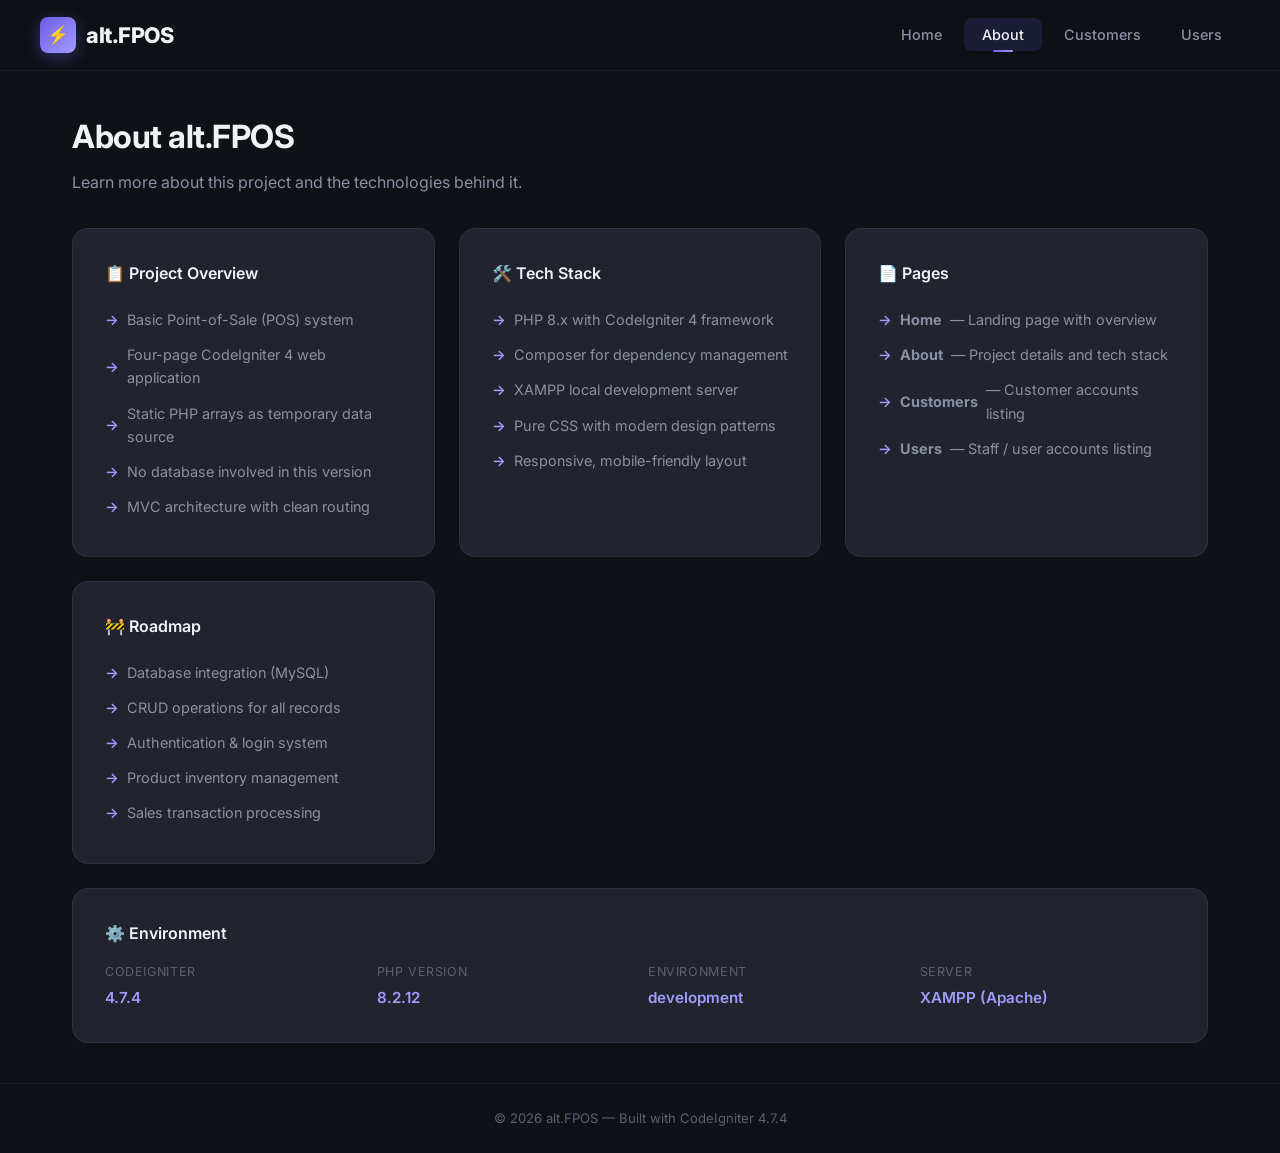
<file: about/index.html>
<!-- DEBUG-VIEW START 2 APPPATH\Views\pages\about.php -->
<!-- DEBUG-VIEW START 1 APPPATH\Views\layouts\main.php -->
<!DOCTYPE html>
<html lang="en">
<head>
<script  id="debugbar_loader" data-time="1790171028.464483" src="https://fabeyow.github.io/alt.FPOS/index.php?debugbar"></script><script  id="debugbar_dynamic_script"></script><style  id="debugbar_dynamic_style"></style><script class="kint-rich-script">"use strict";(()=>{function m(n){if(!(n instanceof Element))throw new Error("Invalid argument to dedupeElement()");let t=n.ownerDocument,e=E(n);for(let s of t.querySelectorAll(e))n!==s&&s.parentNode.removeChild(s)}function d(n){return n instanceof Element?n.ownerDocument.contains(n):!1}function E(n){if(!(n instanceof Element))throw new Error("Invalid argument to buildClassSelector()");return[n.nodeName,...n.classList].join(".")}function f(n){if(!(n instanceof Element))throw new Error("Invalid argument to selectText()");let t=n.ownerDocument,e=t.getSelection(),s=t.createRange();s.selectNodeContents(n),e.removeAllRanges(),e.addRange(s)}function I(n,t){let e;return function(...s){clearTimeout(e),e=setTimeout(function(){n(...s)},t)}}function x(n){if(!(n instanceof Element))throw new Error("Invalid argument to offsetTop()");return n.offsetTop+(n.offsetParent?x(n.offsetParent):0)}var u=class n{static#e=new Set;static toggleSearchBox(t,e){let s=t.querySelector(".kint-search"),i=t.parentNode;if(s)if(s.classList.toggle("kint-show",e)){if(s.focus(),s.select(),!n.#e.has(s)){let r=i.querySelectorAll("dl").length,o=200;r>1e4&&(o=700),s.addEventListener("keyup",I(n.#t.bind(null,s),o)),n.#e.add(s)}n.#t(s)}else i.classList.remove("kint-search-root")}static#t(t){let e=t.closest(".kint-parent")?.parentNode;if(e)if(t.classList.contains("kint-show")&&t.value.length){let s=e.dataset.lastSearch;if(e.classList.add("kint-search-root"),s!==t.value){e.dataset.lastSearch=t.value,e.classList.remove("kint-search-match");for(let i of e.querySelectorAll(".kint-search-match"))i.classList.remove("kint-search-match");n.#s(e,t.value.toUpperCase())}}else e.classList.remove("kint-search-root")}static#s(t,e){let s=t.cloneNode(!0);for(let c of s.querySelectorAll(".access-path"))c.remove();if(!s.textContent.toUpperCase().includes(e))return;t.classList.add("kint-search-match");let i=t.firstElementChild;for(;i&&i.tagName!=="DT";)i=i.nextElementSibling;if(!i)return;let r=a.getChildContainer(i);if(!r)return;let o,l;for(let c of r.children)c.tagName==="DL"?n.#s(c,e):c.tagName==="UL"&&(c.classList.contains("kint-tabs")?o=c.children:c.classList.contains("kint-tab-contents")&&(l=c.children));if(!(!o||o.length!==l?.length))for(let c=o.length;c--;){let k=!1,F=!1;o[c].textContent.toUpperCase().includes(e)&&(k=!0);let O=l[c].cloneNode(!0);for(let v of O.querySelectorAll(".access-path"))v.remove();if(O.textContent.toUpperCase().includes(e)&&(k=!0,F=!0),k&&o[c].classList.add("kint-search-match"),F)for(let v of l[c].children)v.tagName==="DL"&&n.#s(v,e)}}};var g=class{static sort(t,e){let s=t.dataset.kintTableSort,i=parseInt(s)===e?-1:1,r=t.tBodies[0];[...r.rows].sort(function(o,l){o=o.cells[e].textContent.trim().toLocaleLowerCase(),l=l.cells[e].textContent.trim().toLocaleLowerCase();let c=0;return!isNaN(o)&&!isNaN(l)?(o=parseFloat(o),l=parseFloat(l),c=o-l):isNaN(o)&&!isNaN(l)?c=1:isNaN(l)&&!isNaN(o)?c=-1:c=(""+o).localeCompare(""+l),c*i}).forEach(o=>r.appendChild(o)),i<0?t.dataset.kintTableSort=null:t.dataset.kintTableSort=e}};var a=class n{#e;#t;#s;constructor(t){if(!(t instanceof h))throw new Error("Invalid argument to Rich.constructor()");this.#e=t,this.#e.runOnInit(this.#i.bind(this));let e=new q(this,t);new b(this,t.window,e)}#i(){let t=this.#e.window.document;if(d(this.#t)||(this.#t=t.querySelector("style.kint-rich-style")),this.#t&&m(this.#t),t.querySelector(".kint-rich.kint-file")){this.setupFolder(t);let e=this.#s.querySelector("dd.kint-foldout"),s=Array.from(t.querySelectorAll(".kint-rich.kint-file"));for(let i of s)i.parentNode!==e&&e.appendChild(i);this.#s.classList.add("kint-show")}}addToFolder(t){let e=t.closest(".kint-rich");if(!e)throw new Error("Bad addToFolder");let s=this.#e.window.document;if(this.setupFolder(s),this.folder.contains(t))throw new Error("Bad addToFolder");let i=this.#s.querySelector("dd.kint-foldout"),r=t.closest(".kint-parent, .kint-rich"),o=Array.from(e.querySelectorAll(".kint-folder-trigger"));if(e===r||e.querySelectorAll(".kint-rich > dl").length===1){for(let l of o)l.remove();e.classList.add("kint-file"),i.insertBefore(e,i.firstChild)}else{let l=s.createElement("div");l.classList.add("kint-rich"),l.classList.add("kint-file"),l.appendChild(r.closest(".kint-rich > dl"));let c=e.lastElementChild;c.matches(".kint-rich > footer")&&l.appendChild(c.cloneNode(!0));for(let k of o)k.remove();i.insertBefore(l,i.firstChild)}n.toggle(this.#s.querySelector(".kint-parent"),!0)}setupFolder(t){if(this.#s)d(this.#s)||(this.#s=t.querySelector(".kint-rich.kint-folder"));else{let e=t.createElement("template");e.innerHTML='<div class="kint-rich kint-folder"><dl><dt class="kint-parent"><nav></nav>Kint</dt><dd class="kint-foldout"></dd></dl></div>',this.#s=e.content.firstChild,t.body.appendChild(this.#s)}}get folder(){return d(this.#s)||(this.#s=this.#e.window.document.querySelector(".kint-rich.kint-folder")),this.#s&&m(this.#s),this.#s}isFolderOpen(){let t=this.#s?.querySelector("dd.kint-foldout");if(t)return t.previousSibling.classList.contains("kint-show")}static getChildContainer(t){let e=t.nextElementSibling;for(;e&&!e.matches("dd");)e=e.nextElementSibling;return e}static toggle(t,e){let s=n.getChildContainer(t);s&&(e=t.classList.toggle("kint-show",e),n.#n(s,e))}static switchTab(t){t.parentNode.getElementsByClassName("kint-active-tab")[0].classList.remove("kint-active-tab"),t.classList.add("kint-active-tab");let e=t,s=0;for(;e=e.previousElementSibling;)s++;let i=t.parentNode.nextSibling.children;for(let r=i.length;r--;)r===s?(i[r].classList.add("kint-show"),n.#n(i[r],!0)):i[r].classList.remove("kint-show")}static toggleChildren(t,e){let s=n.getChildContainer(t);if(!s)return;e===void 0&&(e=t.classList.contains("kint-show"));let i=Array.from(s.getElementsByClassName("kint-parent"));for(let r of i)r.classList.toggle("kint-show",e)}static toggleAccessPath(t,e){let s=t.querySelector(".access-path");s?.classList.toggle("kint-show",e)&&f(s)}static#n(t,e){if(t.children.length===2&&t.lastElementChild.matches("ul.kint-tab-contents"))for(let s of t.lastElementChild.children)s.matches("li.kint-show")&&(t=s);if(t.children.length===1&&t.firstElementChild.matches("dl")){let s=t.firstElementChild.firstElementChild;s?.classList?.contains("kint-parent")&&n.toggle(s,e)}}},b=class{#e;#t;#s;#i=null;#n=null;#o=0;constructor(t,e,s){this.#e=t,this.#t=s,this.#s=e,this.#s.addEventListener("click",this.#a.bind(this),!0)}#r(){clearTimeout(this.#i),this.#i=setTimeout(this.#l.bind(this),250)}#l(){clearTimeout(this.#i),this.#i=null,this.#n=null,this.#o=0}#c(){let t=this.#n;if(!t.matches(".kint-parent > nav"))return;let e=t.parentNode;if(this.#o===1)a.toggleChildren(e),this.#t.onTreeChanged(),this.#r(),this.#o=2;else if(this.#o===2){this.#l();let s=e.classList.contains("kint-show"),i=this.#e.folder?.querySelector(".kint-parent"),r=Array.from(this.#s.document.getElementsByClassName("kint-parent"));for(let o of r)o!==i&&o.classList.toggle("kint-show",s);this.#t.onTreeChanged(),this.#t.scrollToFocus()}}#a(t){if(this.#o){this.#c();return}let e=t.target;if(!e.closest(".kint-rich"))return;if(e.tagName==="DFN"&&f(e),e.tagName==="TH"){t.ctrlKey||g.sort(e.closest("table"),e.cellIndex);return}if(e.tagName==="LI"&&e.parentNode.className==="kint-tabs"){if(e.className!=="kint-active-tab"){let i=e.closest("dl")?.querySelector(".kint-parent > nav")??e;a.switchTab(e),this.#t.onTreeChanged(),this.#t.setCursor(i)}return}let s=e.closest("dt");if(e.tagName==="NAV")e.parentNode.tagName==="FOOTER"?(this.#t.setCursor(e),e.parentNode.classList.toggle("kint-show")):s?.classList.contains("kint-parent")&&(a.toggle(s),this.#t.onTreeChanged(),this.#t.setCursor(e),this.#r(),this.#o=1,this.#n=e);else if(e.classList.contains("kint-access-path-trigger"))s&&a.toggleAccessPath(s);else if(e.classList.contains("kint-search-trigger"))s?.matches(".kint-rich > dl > dt.kint-parent")&&u.toggleSearchBox(s);else if(e.classList.contains("kint-folder-trigger")){if(s?.matches(".kint-rich > dl > dt.kint-parent"))this.#e.addToFolder(e),this.#t.onTreeChanged(),this.#t.setCursor(s.querySelector("nav")),this.#t.scrollToFocus();else if(e.parentNode.tagName==="FOOTER"){let i=e.closest(".kint-rich").querySelector(".kint-parent > nav, .kint-rich > footer > nav");this.#e.addToFolder(e),this.#t.onTreeChanged(),this.#t.setCursor(i),this.#t.scrollToFocus()}}else e.classList.contains("kint-search")||(e.tagName==="PRE"&&t.detail===3?f(e):e.closest(".kint-source")&&t.detail===3?f(e.closest(".kint-source")):e.classList.contains("access-path")?f(e):e.tagName!=="A"&&s?.classList.contains("kint-parent")&&(a.toggle(s),this.#t.onTreeChanged(),this.#t.setCursor(s.querySelector("nav"))))}},j=65,G=68,A=70,S=72,K=74,D=75,p=76,V=83,P=9,T=13,B=27,L=32,N=37,R=38,C=39,H=40,M=".kint-rich .kint-parent > nav, .kint-rich > footer > nav, .kint-rich .kint-tabs > li:not(.kint-active-tab)",q=class{#e=[];#t=0;#s=!1;#i;#n;constructor(t,e){this.#i=t,this.#n=e.window,this.#n.addEventListener("keydown",this.#c.bind(this),!0),e.runOnInit(this.onTreeChanged.bind(this))}scrollToFocus(){let t=this.#e[this.#t];if(!t)return;let e=this.#i.folder;if(t===e?.querySelector(".kint-parent > nav"))return;let s=x(t);if(this.#i.isFolderOpen()){let i=e.querySelector("dd.kint-foldout");i.scrollTo(0,s-i.clientHeight/2)}else this.#n.scrollTo(0,s-this.#n.innerHeight/2)}onTreeChanged(){let t=this.#e[this.#t];this.#e=[];let e=this.#i.folder,s=e?.querySelector(".kint-parent > nav"),i=this.#n.document;this.#i.isFolderOpen()&&(i=e,this.#e.push(s));let r=Array.from(i.querySelectorAll(M));for(let o of r)o.offsetParent!==null&&o!==s&&this.#e.push(o);if(s&&!this.#i.isFolderOpen()&&this.#e.push(s),this.#e.length===0){this.#s=!1,this.#r();return}t&&this.#e.indexOf(t)!==-1?this.#t=this.#e.indexOf(t):this.#r()}setCursor(t){if(this.#i.isFolderOpen()&&!this.#i.folder.contains(t)||!t.matches(M))return!1;let e=this.#e.indexOf(t);if(e===-1&&(this.onTreeChanged(),e=this.#e.indexOf(t)),e!==-1){if(e!==this.#t)return this.#t=e,this.#r(),!0;this.#e[e]?.classList.remove("kint-weak-focus")}else console.error("setCursor failed to find target in list",t),console.info("Please report this as a bug in Kint at https://github.com/kint-php/kint");return!1}#o(t){if(this.#e.length===0)return this.#t=0,null;for(this.#t+=t;this.#t<0;)this.#t+=this.#e.length;for(;this.#t>=this.#e.length;)this.#t-=this.#e.length;return this.#r(),this.#t}#r(){let t=this.#n.document.querySelector(".kint-focused");t&&(t.classList.remove("kint-focused"),t.classList.remove("kint-weak-focus")),this.#s&&this.#e[this.#t]?.classList.add("kint-focused")}#l(t){let e=t.closest(".kint-rich .kint-parent ~ dd")?.parentNode.querySelector(".kint-parent > nav");e&&(this.setCursor(e),this.scrollToFocus())}#c(t){if(t.keyCode===B&&t.target.matches(".kint-search")){t.target.blur(),this.#s&&this.#r();return}if(t.target!==this.#n.document.body||t.altKey||t.ctrlKey)return;if(t.keyCode===G){if(this.#s)this.#s=!1;else{if(this.#s=!0,this.onTreeChanged(),this.#e.length===0){this.#s=!1;return}this.scrollToFocus()}this.#r(),t.preventDefault();return}else if(t.keyCode===B){this.#s&&(this.#s=!1,this.#r(),t.preventDefault());return}else if(!this.#s)return;t.preventDefault(),d(this.#e[this.#t])||this.onTreeChanged();let e=this.#e[this.#t];if([P,R,D,H,K].includes(t.keyCode)){t.keyCode===P?this.#o(t.shiftKey?-1:1):t.keyCode===R||t.keyCode===D?this.#o(-1):(t.keyCode===H||t.keyCode===K)&&this.#o(1),this.scrollToFocus();return}if(e.tagName==="LI"&&[L,T,C,p,N,S].includes(t.keyCode)){t.keyCode===L||t.keyCode===T?(a.switchTab(e),this.onTreeChanged()):t.keyCode===C||t.keyCode===p?this.#o(1):(t.keyCode===N||t.keyCode===S)&&this.#o(-1),this.scrollToFocus();return}if(e.parentNode.tagName==="FOOTER"&&e.closest(".kint-rich")){if(t.keyCode===L||t.keyCode===T)e.parentNode.classList.toggle("kint-show");else if(t.keyCode===N||t.keyCode===S)if(e.parentNode.classList.contains("kint-show"))e.parentNode.classList.remove("kint-show");else{this.#l(e.closest(".kint-rich"));return}else if(t.keyCode===C||t.keyCode===p)e.parentNode.classList.add("kint-show");else if(t.keyCode===A&&!this.#i.isFolderOpen()&&e.matches(".kint-rich > footer > nav")){let i=e.closest(".kint-rich").querySelector(".kint-parent > nav, .kint-rich > footer > nav");this.#i.addToFolder(e),this.onTreeChanged(),this.setCursor(i),this.scrollToFocus()}return}let s=e.closest(".kint-parent");if(s){if(t.keyCode===j){a.toggleAccessPath(s);return}if(t.keyCode===A){!this.#i.isFolderOpen()&&s.matches(".kint-rich:not(.kint-folder) > dl > .kint-parent")&&(this.#i.addToFolder(e),this.onTreeChanged(),this.setCursor(e),this.scrollToFocus());return}if(t.keyCode===V){let i=s.closest(".kint-rich > dl")?.querySelector(".kint-search")?.closest(".kint-parent");if(i){e.classList.add("kint-weak-focus"),u.toggleSearchBox(i,!0);return}}if(t.keyCode===L||t.keyCode===T){a.toggle(s),this.onTreeChanged();return}if([C,p,N,S].includes(t.keyCode)){let i=s.classList.contains("kint-show");if(t.keyCode===C||t.keyCode===p){i&&a.toggleChildren(s,!0),a.toggle(s,!0),this.onTreeChanged();return}else if(i){a.toggleChildren(s,!1),a.toggle(s,!1),this.onTreeChanged();return}else{this.#l(s);return}}}}};var y=class{#e;#t;constructor(t){if(!(t instanceof h))throw new Error("Invalid argument to Plain.constructor()");this.#e=t.window,t.runOnInit(this.#s.bind(this))}#s(){d(this.#t)||(this.#t=this.#e.document.querySelector("style.kint-plain-style")),this.#t&&m(this.#t)}};var w=class{#e;constructor(t){if(!(t instanceof h))throw new Error("Invalid argument to Microtime.constructor()");this.#e=t.window,t.runOnInit(this.#t.bind(this))}#t(){let t={},e=this.#e.document.querySelectorAll("[data-kint-microtime-group]");for(let s of e){let i=s.querySelector(".kint-microtime-lap");if(!i)continue;let r=s.dataset.kintMicrotimeGroup,o=parseFloat(i.textContent),l=parseFloat(s.querySelector(".kint-microtime-avg").textContent);t[r]??={min:o,max:o,avg:l},t[r].min>o&&(t[r].min=o),t[r].max<o&&(t[r].max=o),t[r].avg=l}for(let s of e){let i=s.querySelector(".kint-microtime-lap");if(!i)continue;let r=parseFloat(i.textContent),o=t[s.dataset.kintMicrotimeGroup];if(s.querySelector(".kint-microtime-avg").textContent=o.avg,!(r===o.min&&r===o.max))if(s.classList.add("kint-microtime-js"),r>o.avg){let l=(r-o.avg)/(o.max-o.avg);i.style.background="hsl("+(40-40*l)+", 100%, 65%)"}else{let l=0;o.avg!==o.min&&(l=(o.avg-r)/(o.avg-o.min)),i.style.background="hsl("+(40+80*l)+", 100%, 65%)"}}}};var U=Symbol(),h=class n{static#e=null;#t;#s=[];#i=new Set;static init(t){return n.#e??=new n(t,U),n.#e.#n(),n.#e.runOnLoad(n.#r),n.#e}get window(){return this.#t}constructor(t,e){if(U!==e)throw new Error("Kint constructor is private. Use Kint.init()");if(!(t instanceof Window))throw new Error("Invalid argument to Kint.init()");this.#t=t,this.runOnInit(this.#o.bind(this)),new y(this),new a(this),new w(this)}runOnLoad(t){if(this.#t.document.readyState==="complete")try{t()}catch{}else this.#t.addEventListener("load",t)}runOnInit(t){this.#s.push(t)}#n(){this.#t.document.currentScript&&(this.#i.add(E(window.document.currentScript)),window.document.currentScript.remove())}#o(){for(let t of this.#i.keys())for(let e of this.#t.document.querySelectorAll(t))e.remove()}static#r(){for(let t of n.#e.#s)t()}};window.Kint||(window.Kint=h);window.Kint.init(window);})();
</script><style class="kint-rich-style">.kint-rich{--spacing: 4px;--nav-size: 15px;--backdrop-color: rgba(255, 255, 255, 0.9);--main-background: #e0eaef;--secondary-background: #c1d4df;--text-color: #1d1e1e;--variable-name-color: #1d1e1e;--variable-type-color: #0092db;--variable-type-color-hover: #5cb730;--border-color: #b6cedb;--border-color-hover: #0092db;--border: 1px solid var(--border-color);--foldout-max-size: calc(100vh - 100px);--foldout-zindex: 999999;--caret-image: url("data:image/svg+xml;utf8,<svg xmlns='http://www.w3.org/2000/svg' viewBox='0 0 30 150'><g stroke-width='2' fill='%23FFF'><path d='M1 1h28v28H1zm5 14h18m-9 9V6M1 61h28v28H1zm5 14h18' stroke='%23379'/><path d='M1 31h28v28H1zm5 14h18m-9 9V36M1 91h28v28H1zm5 14h18' stroke='%235A3'/><path d='M1 121h28v28H1zm5 5l18 18m-18 0l18-18' stroke='%23CCC'/></g></svg>");--ap-image: url("data:image/svg+xml;utf8,<svg xmlns='http://www.w3.org/2000/svg' viewBox='0 0 16 16'><g stroke='%23000' fill='transparent'><path d='M2 8h3m3 3v3M8 2v3m3 3h3M3 8' stroke-width='2' stroke-linecap='round'/><circle stroke-width='1.5' r='4.5' cx='8' cy='8'/></g></svg>");--folder-image: url("data:image/svg+xml;utf8,<svg xmlns='http://www.w3.org/2000/svg' viewBox='0 0 16 16'><path d='M2 2h4l2 2h6v9H2V2h2' stroke-width='2' stroke='%23000' fill='transparent' stroke-linejoin='round'/></svg>");--search-image: url("data:image/svg+xml;utf8,<svg xmlns='http://www.w3.org/2000/svg' viewBox='0 0 16 16'><g stroke='%23000' fill='transparent'><path d='M2 14l3-3' stroke-linecap='round' stroke-width='3'/><circle stroke-width='2' r='5' cx='9' cy='7'/></g></svg>");font-size:13px;overflow-x:auto;white-space:nowrap;background:var(--backdrop-color);direction:ltr;contain:content}.kint-rich.kint-folder{position:fixed;bottom:0;left:0;right:0;z-index:var(--foldout-zindex);width:100%;margin:0;display:block}.kint-rich.kint-folder dd.kint-foldout{max-height:var(--foldout-max-size);padding-right:calc(var(--spacing)*2);overflow-y:scroll;display:none}.kint-rich.kint-folder dd.kint-foldout.kint-show{display:block}.kint-rich::selection{background:var(--border-color-hover);color:var(--text-color)}.kint-rich .kint-focused{box-shadow:0 0 3px 3px var(--variable-type-color-hover)}.kint-rich .kint-focused.kint-weak-focus{box-shadow:0 0 3px 1px color-mix(in srgb, var(--variable-type-color-hover) 50%, transparent)}.kint-rich,.kint-rich::before,.kint-rich::after,.kint-rich *,.kint-rich *::before,.kint-rich *::after{box-sizing:border-box;border-radius:0;color:var(--text-color);float:none !important;font-family:Consolas,Menlo,Monaco,Lucida Console,Liberation Mono,DejaVu Sans Mono,Bitstream Vera Sans Mono,Courier New,monospace,serif;line-height:15px;margin:0;padding:0;text-align:left}.kint-rich{margin:calc(var(--spacing)*2) 0}.kint-rich dt,.kint-rich dl{width:auto}.kint-rich dt,.kint-rich div.access-path{background:var(--main-background);border:var(--border);color:var(--text-color);display:block;font-weight:bold;list-style:none outside none;overflow:auto;padding:var(--spacing)}.kint-rich dt:hover,.kint-rich div.access-path:hover{border-color:var(--border-color-hover)}.kint-rich>dl dl{padding:0 0 0 calc(var(--spacing)*3)}.kint-rich dt.kint-parent>nav,.kint-rich>footer>nav{background:var(--caret-image) no-repeat scroll 0 0/var(--nav-size) 75px rgba(0,0,0,0);cursor:pointer;display:inline-block;height:var(--nav-size);width:var(--nav-size);margin-right:3px;vertical-align:middle}.kint-rich dt.kint-parent:hover>nav,.kint-rich>footer>nav:hover{background-position:0 25%}.kint-rich dt.kint-parent.kint-show>nav,.kint-rich>footer.kint-show>nav{background-position:0 50%}.kint-rich dt.kint-parent.kint-show:hover>nav,.kint-rich>footer.kint-show>nav:hover{background-position:0 75%}.kint-rich dt.kint-parent.kint-locked>nav{background-position:0 100%}.kint-rich dt.kint-parent+dd{display:none;border-left:1px dashed var(--border-color);contain:strict}.kint-rich dt.kint-parent.kint-show+dd{display:block;contain:content}.kint-rich var,.kint-rich var a{color:var(--variable-type-color);font-style:normal}.kint-rich dt:hover var,.kint-rich dt:hover var a{color:var(--variable-type-color-hover)}.kint-rich dfn{font-style:normal;font-family:monospace;color:var(--variable-name-color)}.kint-rich pre{color:var(--text-color);margin:0 0 0 calc(var(--spacing)*3);padding:5px;overflow-y:hidden;border-top:0;border:var(--border);background:var(--main-background);display:block;word-break:normal}.kint-rich .kint-access-path-trigger,.kint-rich .kint-folder-trigger,.kint-rich .kint-search-trigger{background:color-mix(in srgb, var(--text-color) 80%, transparent);border-radius:3px;padding:2px;height:var(--nav-size);width:var(--nav-size);font-size:var(--nav-size);margin-left:5px;font-weight:bold;text-align:center;line-height:1;float:right !important;cursor:pointer;position:relative;overflow:hidden}.kint-rich .kint-access-path-trigger::before,.kint-rich .kint-folder-trigger::before,.kint-rich .kint-search-trigger::before{display:block;content:"";width:100%;height:100%;background:var(--main-background);mask:center/contain no-repeat alpha}.kint-rich .kint-access-path-trigger:hover,.kint-rich .kint-folder-trigger:hover,.kint-rich .kint-search-trigger:hover{background:var(--main-background)}.kint-rich .kint-access-path-trigger:hover::before,.kint-rich .kint-folder-trigger:hover::before,.kint-rich .kint-search-trigger:hover::before{background:var(--text-color)}.kint-rich .kint-access-path-trigger::before{mask-image:var(--ap-image)}.kint-rich .kint-folder-trigger::before{mask-image:var(--folder-image)}.kint-rich .kint-search-trigger::before{mask-image:var(--search-image)}.kint-rich input.kint-search{display:none;border:var(--border);border-top-width:0;border-bottom-width:0;padding:var(--spacing);float:right !important;margin:calc(var(--spacing)*-1) 0;color:var(--variable-name-color);background:var(--secondary-background);height:calc(var(--nav-size) + var(--spacing)*2);width:calc(var(--nav-size)*10);position:relative;z-index:100}.kint-rich input.kint-search.kint-show{display:block}.kint-rich .kint-search-root ul.kint-tabs>li:not(.kint-search-match){background:var(--secondary-background);filter:saturate(0);opacity:.5}.kint-rich .kint-search-root dl:not(.kint-search-match){opacity:.5}.kint-rich .kint-search-root dl:not(.kint-search-match)>dt{background:var(--main-background);filter:saturate(0)}.kint-rich .kint-search-root dl:not(.kint-search-match) dl,.kint-rich .kint-search-root dl:not(.kint-search-match) ul.kint-tabs>li:not(.kint-search-match){opacity:1}.kint-rich div.access-path{background:var(--secondary-background);display:none;margin-top:5px;padding:4px;white-space:pre}.kint-rich div.access-path.kint-show{display:block}.kint-rich footer{padding:0 3px 3px;font-size:9px;background:rgba(0,0,0,0)}.kint-rich footer>.kint-folder-trigger{background:rgba(0,0,0,0)}.kint-rich footer>.kint-folder-trigger::before{background:var(--text-color)}.kint-rich footer nav{height:10px;width:10px;background-size:10px 50px}.kint-rich footer>ol{display:none;margin-left:32px}.kint-rich footer.kint-show>ol{display:block}.kint-rich a{color:var(--text-color);text-shadow:none;text-decoration:underline}.kint-rich a:hover{color:var(--variable-name-color);border-bottom:1px dotted var(--variable-name-color)}.kint-rich ul{list-style:none;padding-left:calc(var(--spacing)*3)}.kint-rich ul:not(.kint-tabs) li{border-left:1px dashed var(--border-color)}.kint-rich ul:not(.kint-tabs) li>dl{border-left:none}.kint-rich ul.kint-tabs{margin:0 0 0 calc(var(--spacing)*3);padding-left:0;background:var(--main-background);border:var(--border);border-top:0}.kint-rich ul.kint-tabs>li{background:var(--secondary-background);border:var(--border);cursor:pointer;display:inline-block;height:calc(var(--spacing)*6);margin:calc(var(--spacing)/2);padding:0 calc(2px + var(--spacing)*2.5);vertical-align:top}.kint-rich ul.kint-tabs>li:hover,.kint-rich ul.kint-tabs>li.kint-active-tab:hover{border-color:var(--border-color-hover);color:var(--variable-type-color-hover)}.kint-rich ul.kint-tabs>li.kint-active-tab{background:var(--main-background);border-top:0;margin-top:-1px;height:27px;line-height:24px}.kint-rich ul.kint-tabs>li:not(.kint-active-tab){line-height:calc(var(--spacing)*5)}.kint-rich ul.kint-tabs li+li{margin-left:0}.kint-rich ul.kint-tab-contents>li{display:none;contain:strict}.kint-rich ul.kint-tab-contents>li.kint-show{display:block;contain:content}.kint-rich dt:hover+dd>ul>li.kint-active-tab{border-color:var(--border-color-hover);color:var(--variable-type-color-hover)}.kint-rich dt>.kint-color-preview{width:var(--nav-size);height:var(--nav-size);display:inline-block;vertical-align:middle;margin-left:10px;border:var(--border);background-color:#ccc;background-image:url('data:image/svg+xml;utf8,<svg xmlns="http://www.w3.org/2000/svg" viewBox="0 0 2 2"><path fill="%23FFF" d="M0 0h1v2h1V1H0z"/></svg>');background-size:min(20px,100%)}.kint-rich dt>.kint-color-preview:hover{border-color:var(--border-color-hover)}.kint-rich dt>.kint-color-preview>div{width:100%;height:100%}.kint-rich table{border-collapse:collapse;empty-cells:show;border-spacing:0}.kint-rich table *{font-size:12px}.kint-rich table dt{background:none;padding:calc(var(--spacing)/2)}.kint-rich table dt .kint-parent{min-width:100%;overflow:hidden;text-overflow:ellipsis;white-space:nowrap}.kint-rich table td,.kint-rich table th{border:var(--border);padding:calc(var(--spacing)/2);vertical-align:center}.kint-rich table th{cursor:alias}.kint-rich table td:first-child,.kint-rich table th{font-weight:bold;background:var(--secondary-background);color:var(--variable-name-color)}.kint-rich table td{background:var(--main-background);white-space:pre}.kint-rich table td>dl{padding:0}.kint-rich table pre{border-top:0;border-right:0}.kint-rich table thead th:first-child{background:none;border:0}.kint-rich table tr:hover>td{box-shadow:0 0 1px 0 var(--border-color-hover) inset}.kint-rich table tr:hover var{color:var(--variable-type-color-hover)}.kint-rich table ul.kint-tabs li.kint-active-tab{height:20px;line-height:17px}.kint-rich pre.kint-source{margin-left:-1px}.kint-rich pre.kint-source[data-kint-filename]:before{display:block;content:attr(data-kint-filename);margin-bottom:var(--spacing);padding-bottom:var(--spacing);border-bottom:1px solid var(--secondary-background)}.kint-rich pre.kint-source>div:before{display:inline-block;content:counter(kint-l);counter-increment:kint-l;border-right:1px solid var(--border-color-hover);padding-right:calc(var(--spacing)*2);margin-right:calc(var(--spacing)*2)}.kint-rich pre.kint-source>div.kint-highlight{background:var(--secondary-background)}.kint-rich .kint-microtime-js .kint-microtime-lap{text-shadow:-1px 0 var(--border-color-hover),0 1px var(--border-color-hover),1px 0 var(--border-color-hover),0 -1px var(--border-color-hover);color:var(--main-background);font-weight:bold}.kint-rich{--main-background: #f8f8f8;--secondary-background: #f8f8f8;--variable-type-color: #06f;--variable-type-color-hover: #f00;--border-color: #d7d7d7;--border-color-hover: #aaa;--alternative-background: #fff;--highlight-color: #cfc;--caret-image: url("data:image/svg+xml;utf8,<svg xmlns='http://www.w3.org/2000/svg' viewBox='0 0 30 150'><path d='M6 7h18l-9 15zm0 30h18l-9 15zm0 45h18l-9-15zm0 30h18l-9-15zm0 12l18 18m-18 0l18-18' fill='%23555'/><path d='M6 126l18 18m-18 0l18-18' stroke-width='2' stroke='%23555'/></svg>")}.kint-rich .kint-focused{box-shadow:0 0 3px 2px var(--variable-type-color-hover)}.kint-rich dt{font-weight:normal}.kint-rich dt.kint-parent{margin-top:4px}.kint-rich dl dl{margin-top:4px;padding-left:25px;border-left:none}.kint-rich>dl>dt{background:var(--secondary-background)}.kint-rich ul{margin:0;padding-left:0}.kint-rich ul:not(.kint-tabs)>li{border-left:0}.kint-rich ul.kint-tabs{background:var(--secondary-background);border:var(--border);border-width:0 1px 1px 1px;padding:4px 0 0 12px;margin-left:-1px;margin-top:-1px}.kint-rich ul.kint-tabs li,.kint-rich ul.kint-tabs li+li{margin:0 0 0 4px}.kint-rich ul.kint-tabs li{border-bottom-width:0;height:calc(var(--spacing)*6 + 1px)}.kint-rich ul.kint-tabs li:first-child{margin-left:0}.kint-rich ul.kint-tabs li.kint-active-tab{border-top:var(--border);background:var(--alternative-background);font-weight:bold;padding-top:0;border-bottom:1px solid var(--alternative-background) !important;margin-bottom:-1px}.kint-rich ul.kint-tabs li.kint-active-tab:hover{border-bottom:1px solid var(--alternative-background)}.kint-rich ul>li>pre{border:var(--border)}.kint-rich dt:hover+dd>ul{border-color:var(--border-color-hover)}.kint-rich pre{background:var(--alternative-background);margin-top:4px;margin-left:25px}.kint-rich .kint-source{margin-left:-1px}.kint-rich .kint-source .kint-highlight{background:var(--highlight-color)}.kint-rich .kint-parent.kint-show>.kint-search{border-bottom-width:1px}.kint-rich table td{background:var(--alternative-background)}.kint-rich table td>dl{padding:0;margin:0}.kint-rich table td>dl>dt.kint-parent{margin:0}.kint-rich table td:first-child,.kint-rich table td,.kint-rich table th{padding:2px 4px}.kint-rich table dd,.kint-rich table dt{background:var(--alternative-background)}.kint-rich table tr:hover>td{box-shadow:none;background:var(--highlight-color)}
</style>

    <meta charset="UTF-8">
    <meta name="viewport" content="width=device-width, initial-scale=1.0">
    <meta name="description" content="Learn about alt.FPOS, the technologies used, and the project roadmap.">
    <title>About | alt.FPOS</title>
    <link rel="preconnect" href="https://fonts.googleapis.com">
    <link rel="preconnect" href="https://fonts.gstatic.com" crossorigin>
    <link href="https://fonts.googleapis.com/css2?family=Inter:wght@300;400;500;600;700;800&display=swap" rel="stylesheet">
    <style>
        *, *::before, *::after {
            margin: 0;
            padding: 0;
            box-sizing: border-box;
        }

        :root {
            --bg-primary: #0f1117;
            --bg-secondary: #1a1d27;
            --bg-card: #21242f;
            --bg-card-hover: #282c3a;
            --border-color: rgba(255, 255, 255, 0.06);
            --text-primary: #f0f2f5;
            --text-secondary: #8b8fa3;
            --text-muted: #5c6070;
            --accent-primary: #6c5ce7;
            --accent-secondary: #a29bfe;
            --accent-gradient: linear-gradient(135deg, #6c5ce7 0%, #a29bfe 100%);
            --success: #00cec9;
            --warning: #fdcb6e;
            --danger: #ff6b6b;
            --shadow-sm: 0 2px 8px rgba(0, 0, 0, 0.2);
            --shadow-md: 0 4px 16px rgba(0, 0, 0, 0.3);
            --shadow-lg: 0 8px 32px rgba(0, 0, 0, 0.4);
            --radius-sm: 8px;
            --radius-md: 12px;
            --radius-lg: 16px;
            --radius-xl: 24px;
            --transition: all 0.3s cubic-bezier(0.4, 0, 0.2, 1);
        }

        body {
            font-family: 'Inter', -apple-system, BlinkMacSystemFont, sans-serif;
            background-color: var(--bg-primary);
            color: var(--text-primary);
            line-height: 1.6;
            min-height: 100vh;
            display: flex;
            flex-direction: column;
            -webkit-font-smoothing: antialiased;
        }

        a {
            color: inherit;
            text-decoration: none;
        }

        .navbar {
            background: rgba(15, 17, 23, 0.85);
            backdrop-filter: blur(20px);
            -webkit-backdrop-filter: blur(20px);
            border-bottom: 1px solid var(--border-color);
            position: sticky;
            top: 0;
            z-index: 100;
            padding: 0 2rem;
        }

        .navbar-inner {
            max-width: 1200px;
            margin: 0 auto;
            display: flex;
            align-items: center;
            justify-content: space-between;
            height: 70px;
        }

        .navbar-brand {
            display: flex;
            align-items: center;
            gap: 10px;
            font-weight: 800;
            font-size: 1.35rem;
            letter-spacing: -0.5px;
        }

        .navbar-brand .logo-icon {
            width: 36px;
            height: 36px;
            background: var(--accent-gradient);
            border-radius: var(--radius-sm);
            display: flex;
            align-items: center;
            justify-content: center;
            font-size: 1.1rem;
            box-shadow: 0 4px 15px rgba(108, 92, 231, 0.4);
        }

        .navbar-links {
            display: flex;
            list-style: none;
            gap: 4px;
        }

        .navbar-links li a {
            padding: 8px 18px;
            border-radius: var(--radius-sm);
            font-size: 0.9rem;
            font-weight: 500;
            color: var(--text-secondary);
            transition: var(--transition);
            position: relative;
        }

        .navbar-links li a:hover {
            color: var(--text-primary);
            background: rgba(108, 92, 231, 0.1);
        }

        .navbar-links li a.active {
            color: var(--text-primary);
            background: rgba(108, 92, 231, 0.15);
        }

        .navbar-links li a.active::after {
            content: '';
            position: absolute;
            bottom: -1px;
            left: 50%;
            transform: translateX(-50%);
            width: 20px;
            height: 2px;
            background: var(--accent-gradient);
            border-radius: 2px;
        }

        .main-content {
            flex: 1;
            max-width: 1200px;
            margin: 0 auto;
            padding: 2.5rem 2rem;
            width: 100%;
        }

        .page-header {
            margin-bottom: 2rem;
        }

        .page-header h1 {
            font-size: 2rem;
            font-weight: 700;
            letter-spacing: -0.5px;
            margin-bottom: 0.5rem;
        }

        .page-header .subtitle {
            color: var(--text-secondary);
            font-size: 1rem;
        }

        .card {
            background: var(--bg-card);
            border: 1px solid var(--border-color);
            border-radius: var(--radius-lg);
            padding: 1.75rem;
            transition: var(--transition);
        }

        .card:hover {
            border-color: rgba(108, 92, 231, 0.2);
            box-shadow: var(--shadow-md);
            transform: translateY(-2px);
        }

        .table-container {
            background: var(--bg-card);
            border: 1px solid var(--border-color);
            border-radius: var(--radius-lg);
            overflow: hidden;
        }

        .table-header {
            padding: 1.25rem 1.75rem;
            border-bottom: 1px solid var(--border-color);
            display: flex;
            align-items: center;
            justify-content: space-between;
        }

        .table-header h2 {
            font-size: 1.1rem;
            font-weight: 600;
        }

        .table-badge {
            background: rgba(108, 92, 231, 0.15);
            color: var(--accent-secondary);
            padding: 4px 12px;
            border-radius: 20px;
            font-size: 0.8rem;
            font-weight: 600;
        }

        table {
            width: 100%;
            border-collapse: collapse;
        }

        table thead th {
            text-align: left;
            padding: 0.9rem 1.75rem;
            font-size: 0.75rem;
            font-weight: 600;
            text-transform: uppercase;
            letter-spacing: 0.08em;
            color: var(--text-muted);
            border-bottom: 1px solid var(--border-color);
            background: rgba(0, 0, 0, 0.15);
        }

        table tbody tr {
            transition: var(--transition);
        }

        table tbody tr:hover {
            background: var(--bg-card-hover);
        }

        table tbody td {
            padding: 1rem 1.75rem;
            font-size: 0.9rem;
            border-bottom: 1px solid var(--border-color);
            color: var(--text-secondary);
        }

        table tbody tr:last-child td {
            border-bottom: none;
        }

        table tbody td:first-child {
            color: var(--text-primary);
            font-weight: 500;
        }

        .row-index {
            color: var(--text-muted) !important;
            font-weight: 400 !important;
            font-size: 0.8rem !important;
            width: 50px;
        }

        .role-badge {
            display: inline-block;
            padding: 4px 12px;
            border-radius: 20px;
            font-size: 0.78rem;
            font-weight: 600;
            letter-spacing: 0.02em;
        }

        .role-admin {
            background: rgba(108, 92, 231, 0.15);
            color: var(--accent-secondary);
        }

        .role-manager {
            background: rgba(0, 206, 201, 0.12);
            color: var(--success);
        }

        .role-cashier {
            background: rgba(253, 203, 110, 0.12);
            color: var(--warning);
        }

        .role-staff {
            background: rgba(255, 107, 107, 0.12);
            color: var(--danger);
        }

        .stats-grid {
            display: grid;
            grid-template-columns: repeat(auto-fit, minmax(220px, 1fr));
            gap: 1.25rem;
            margin-bottom: 2rem;
        }

        .stat-card {
            background: var(--bg-card);
            border: 1px solid var(--border-color);
            border-radius: var(--radius-md);
            padding: 1.5rem;
            transition: var(--transition);
        }

        .stat-card:hover {
            border-color: rgba(108, 92, 231, 0.2);
            transform: translateY(-2px);
            box-shadow: var(--shadow-sm);
        }

        .stat-card .stat-icon {
            width: 42px;
            height: 42px;
            border-radius: var(--radius-sm);
            display: flex;
            align-items: center;
            justify-content: center;
            font-size: 1.2rem;
            margin-bottom: 1rem;
        }

        .stat-card .stat-value {
            font-size: 1.8rem;
            font-weight: 700;
            letter-spacing: -1px;
            margin-bottom: 0.25rem;
        }

        .stat-card .stat-label {
            font-size: 0.85rem;
            color: var(--text-secondary);
        }

        .stat-icon.purple {
            background: rgba(108, 92, 231, 0.15);
        }

        .stat-icon.teal {
            background: rgba(0, 206, 201, 0.12);
        }

        .stat-icon.yellow {
            background: rgba(253, 203, 110, 0.12);
        }

        .stat-icon.red {
            background: rgba(255, 107, 107, 0.12);
        }

        .hero {
            text-align: center;
            padding: 4rem 1rem 3rem;
        }

        .hero-badge {
            display: inline-block;
            background: rgba(108, 92, 231, 0.12);
            color: var(--accent-secondary);
            padding: 6px 16px;
            border-radius: 20px;
            font-size: 0.82rem;
            font-weight: 600;
            margin-bottom: 1.5rem;
            border: 1px solid rgba(108, 92, 231, 0.2);
        }

        .hero h1 {
            font-size: 3.2rem;
            font-weight: 800;
            letter-spacing: -1.5px;
            line-height: 1.15;
            margin-bottom: 1.25rem;
        }

        .hero h1 .gradient-text {
            background: var(--accent-gradient);
            -webkit-background-clip: text;
            -webkit-text-fill-color: transparent;
            background-clip: text;
        }

        .hero .hero-subtitle {
            font-size: 1.15rem;
            color: var(--text-secondary);
            max-width: 560px;
            margin: 0 auto 2.5rem;
            line-height: 1.7;
        }

        .hero-actions {
            display: flex;
            gap: 1rem;
            justify-content: center;
            flex-wrap: wrap;
        }

        .btn {
            display: inline-flex;
            align-items: center;
            gap: 8px;
            padding: 12px 28px;
            border-radius: var(--radius-sm);
            font-size: 0.92rem;
            font-weight: 600;
            cursor: pointer;
            border: none;
            transition: var(--transition);
        }

        .btn-primary {
            background: var(--accent-gradient);
            color: #fff;
            box-shadow: 0 4px 15px rgba(108, 92, 231, 0.35);
        }

        .btn-primary:hover {
            transform: translateY(-2px);
            box-shadow: 0 6px 20px rgba(108, 92, 231, 0.5);
        }

        .btn-outline {
            background: transparent;
            color: var(--text-secondary);
            border: 1px solid var(--border-color);
        }

        .btn-outline:hover {
            color: var(--text-primary);
            border-color: rgba(108, 92, 231, 0.3);
            background: rgba(108, 92, 231, 0.05);
        }

        .features-grid {
            display: grid;
            grid-template-columns: repeat(auto-fit, minmax(280px, 1fr));
            gap: 1.25rem;
            margin-top: 3rem;
        }

        .feature-card {
            background: var(--bg-card);
            border: 1px solid var(--border-color);
            border-radius: var(--radius-lg);
            padding: 2rem;
            transition: var(--transition);
        }

        .feature-card:hover {
            border-color: rgba(108, 92, 231, 0.2);
            transform: translateY(-3px);
            box-shadow: var(--shadow-md);
        }

        .feature-card .feature-icon {
            width: 48px;
            height: 48px;
            border-radius: var(--radius-sm);
            display: flex;
            align-items: center;
            justify-content: center;
            font-size: 1.3rem;
            margin-bottom: 1.25rem;
        }

        .feature-card h3 {
            font-size: 1.05rem;
            font-weight: 600;
            margin-bottom: 0.6rem;
        }

        .feature-card p {
            font-size: 0.88rem;
            color: var(--text-secondary);
            line-height: 1.6;
        }

        .about-grid {
            display: grid;
            grid-template-columns: repeat(auto-fit, minmax(300px, 1fr));
            gap: 1.5rem;
            margin-top: 2rem;
        }

        .about-card {
            background: var(--bg-card);
            border: 1px solid var(--border-color);
            border-radius: var(--radius-lg);
            padding: 2rem;
        }

        .about-card h3 {
            font-size: 1rem;
            font-weight: 600;
            margin-bottom: 1rem;
            display: flex;
            align-items: center;
            gap: 8px;
        }

        .about-card ul {
            list-style: none;
        }

        .about-card ul li {
            padding: 6px 0;
            font-size: 0.9rem;
            color: var(--text-secondary);
            display: flex;
            align-items: center;
            gap: 8px;
        }

        .about-card ul li::before {
            content: '→';
            color: var(--accent-secondary);
            font-weight: 600;
        }

        .version-info {
            background: var(--bg-card);
            border: 1px solid var(--border-color);
            border-radius: var(--radius-lg);
            padding: 2rem;
            margin-top: 1.5rem;
        }

        .version-info h3 {
            font-size: 1rem;
            font-weight: 600;
            margin-bottom: 1rem;
        }

        .version-grid {
            display: grid;
            grid-template-columns: repeat(auto-fit, minmax(180px, 1fr));
            gap: 1rem;
        }

        .version-item {
            display: flex;
            flex-direction: column;
            gap: 4px;
        }

        .version-item .label {
            font-size: 0.78rem;
            text-transform: uppercase;
            letter-spacing: 0.05em;
            color: var(--text-muted);
        }

        .version-item .value {
            font-size: 0.95rem;
            font-weight: 600;
            color: var(--accent-secondary);
        }

        .footer {
            border-top: 1px solid var(--border-color);
            padding: 1.5rem 2rem;
            text-align: center;
            color: var(--text-muted);
            font-size: 0.82rem;
        }

        @media (max-width: 768px) {
            .hero h1 {
                font-size: 2.2rem;
            }

            .navbar-inner {
                flex-direction: column;
                height: auto;
                padding: 1rem 0;
                gap: 0.75rem;
            }

            .navbar-links {
                flex-wrap: wrap;
                justify-content: center;
            }

            .main-content {
                padding: 1.5rem 1rem;
            }

            table thead th,
            table tbody td {
                padding: 0.75rem 1rem;
            }
        }

        @keyframes fadeInUp {
            from {
                opacity: 0;
                transform: translateY(20px);
            }
            to {
                opacity: 1;
                transform: translateY(0);
            }
        }

        .animate-in {
            animation: fadeInUp 0.6s cubic-bezier(0.4, 0, 0.2, 1) forwards;
        }

        .delay-1 { animation-delay: 0.1s; opacity: 0; }
        .delay-2 { animation-delay: 0.2s; opacity: 0; }
        .delay-3 { animation-delay: 0.3s; opacity: 0; }
        .delay-4 { animation-delay: 0.4s; opacity: 0; }
    </style>
</head>
<body>
    <nav class="navbar" id="main-navbar">
        <div class="navbar-inner">
            <a href="https://fabeyow.github.io/alt.FPOS/" class="navbar-brand">
                <span class="logo-icon">⚡</span>
                alt.FPOS
            </a>
            <ul class="navbar-links" id="nav-links">
                <li><a href="https://fabeyow.github.io/alt.FPOS/" class="" id="nav-home">Home</a></li>
                <li><a href="https://fabeyow.github.io/alt.FPOS/about" class="active" id="nav-about">About</a></li>
                <li><a href="https://fabeyow.github.io/alt.FPOS/customers" class="" id="nav-customers">Customers</a></li>
                <li><a href="https://fabeyow.github.io/alt.FPOS/users" class="" id="nav-users">Users</a></li>
            </ul>
        </div>
    </nav>

    <main class="main-content">
        
<div class="page-header animate-in">
    <h1>About alt.FPOS</h1>
    <p class="subtitle">Learn more about this project and the technologies behind it.</p>
</div>

<div class="about-grid">
    <div class="about-card animate-in delay-1">
        <h3>📋 Project Overview</h3>
        <ul>
            <li>Basic Point-of-Sale (POS) system</li>
            <li>Four-page CodeIgniter 4 web application</li>
            <li>Static PHP arrays as temporary data source</li>
            <li>No database involved in this version</li>
            <li>MVC architecture with clean routing</li>
        </ul>
    </div>

    <div class="about-card animate-in delay-2">
        <h3>🛠️ Tech Stack</h3>
        <ul>
            <li>PHP 8.x with CodeIgniter 4 framework</li>
            <li>Composer for dependency management</li>
            <li>XAMPP local development server</li>
            <li>Pure CSS with modern design patterns</li>
            <li>Responsive, mobile-friendly layout</li>
        </ul>
    </div>

    <div class="about-card animate-in delay-3">
        <h3>📄 Pages</h3>
        <ul>
            <li><strong>Home</strong> — Landing page with overview</li>
            <li><strong>About</strong> — Project details and tech stack</li>
            <li><strong>Customers</strong> — Customer accounts listing</li>
            <li><strong>Users</strong> — Staff / user accounts listing</li>
        </ul>
    </div>

    <div class="about-card animate-in delay-4">
        <h3>🚧 Roadmap</h3>
        <ul>
            <li>Database integration (MySQL)</li>
            <li>CRUD operations for all records</li>
            <li>Authentication &amp; login system</li>
            <li>Product inventory management</li>
            <li>Sales transaction processing</li>
        </ul>
    </div>
</div>

<div class="version-info animate-in delay-4">
    <h3>⚙️ Environment</h3>
    <div class="version-grid">
        <div class="version-item">
            <span class="label">CodeIgniter</span>
            <span class="value">4.7.4</span>
        </div>
        <div class="version-item">
            <span class="label">PHP Version</span>
            <span class="value">8.2.12</span>
        </div>
        <div class="version-item">
            <span class="label">Environment</span>
            <span class="value">development</span>
        </div>
        <div class="version-item">
            <span class="label">Server</span>
            <span class="value">XAMPP (Apache)</span>
        </div>
    </div>
</div>

    </main>

    <footer class="footer" id="main-footer">
        <p>&copy; 2026 alt.FPOS &mdash; Built with CodeIgniter 4.7.4</p>
    </footer>
</body>
</html>

<!-- DEBUG-VIEW ENDED 1 APPPATH\Views\layouts\main.php -->

<!-- DEBUG-VIEW ENDED 2 APPPATH\Views\pages\about.php -->
</file>
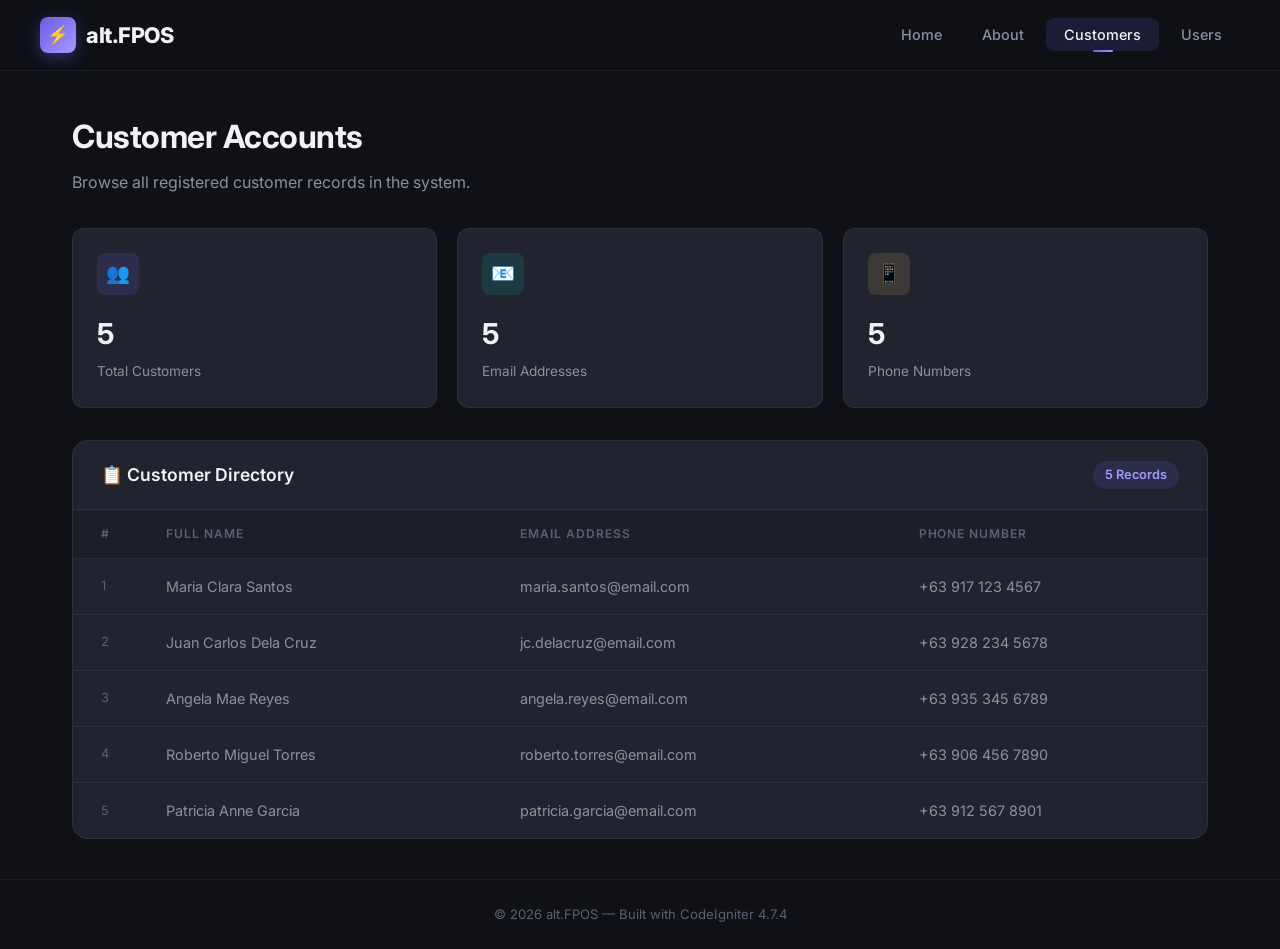
<file: customers/index.html>
<!-- DEBUG-VIEW START 2 APPPATH\Views\customers\index.php -->
<!-- DEBUG-VIEW START 1 APPPATH\Views\layouts\main.php -->
<!DOCTYPE html>
<html lang="en">
<head>
<script  id="debugbar_loader" data-time="1790171028.559320" src="https://fabeyow.github.io/alt.FPOS/index.php?debugbar"></script><script  id="debugbar_dynamic_script"></script><style  id="debugbar_dynamic_style"></style><script class="kint-rich-script">"use strict";(()=>{function m(n){if(!(n instanceof Element))throw new Error("Invalid argument to dedupeElement()");let t=n.ownerDocument,e=E(n);for(let s of t.querySelectorAll(e))n!==s&&s.parentNode.removeChild(s)}function d(n){return n instanceof Element?n.ownerDocument.contains(n):!1}function E(n){if(!(n instanceof Element))throw new Error("Invalid argument to buildClassSelector()");return[n.nodeName,...n.classList].join(".")}function f(n){if(!(n instanceof Element))throw new Error("Invalid argument to selectText()");let t=n.ownerDocument,e=t.getSelection(),s=t.createRange();s.selectNodeContents(n),e.removeAllRanges(),e.addRange(s)}function I(n,t){let e;return function(...s){clearTimeout(e),e=setTimeout(function(){n(...s)},t)}}function x(n){if(!(n instanceof Element))throw new Error("Invalid argument to offsetTop()");return n.offsetTop+(n.offsetParent?x(n.offsetParent):0)}var u=class n{static#e=new Set;static toggleSearchBox(t,e){let s=t.querySelector(".kint-search"),i=t.parentNode;if(s)if(s.classList.toggle("kint-show",e)){if(s.focus(),s.select(),!n.#e.has(s)){let r=i.querySelectorAll("dl").length,o=200;r>1e4&&(o=700),s.addEventListener("keyup",I(n.#t.bind(null,s),o)),n.#e.add(s)}n.#t(s)}else i.classList.remove("kint-search-root")}static#t(t){let e=t.closest(".kint-parent")?.parentNode;if(e)if(t.classList.contains("kint-show")&&t.value.length){let s=e.dataset.lastSearch;if(e.classList.add("kint-search-root"),s!==t.value){e.dataset.lastSearch=t.value,e.classList.remove("kint-search-match");for(let i of e.querySelectorAll(".kint-search-match"))i.classList.remove("kint-search-match");n.#s(e,t.value.toUpperCase())}}else e.classList.remove("kint-search-root")}static#s(t,e){let s=t.cloneNode(!0);for(let c of s.querySelectorAll(".access-path"))c.remove();if(!s.textContent.toUpperCase().includes(e))return;t.classList.add("kint-search-match");let i=t.firstElementChild;for(;i&&i.tagName!=="DT";)i=i.nextElementSibling;if(!i)return;let r=a.getChildContainer(i);if(!r)return;let o,l;for(let c of r.children)c.tagName==="DL"?n.#s(c,e):c.tagName==="UL"&&(c.classList.contains("kint-tabs")?o=c.children:c.classList.contains("kint-tab-contents")&&(l=c.children));if(!(!o||o.length!==l?.length))for(let c=o.length;c--;){let k=!1,F=!1;o[c].textContent.toUpperCase().includes(e)&&(k=!0);let O=l[c].cloneNode(!0);for(let v of O.querySelectorAll(".access-path"))v.remove();if(O.textContent.toUpperCase().includes(e)&&(k=!0,F=!0),k&&o[c].classList.add("kint-search-match"),F)for(let v of l[c].children)v.tagName==="DL"&&n.#s(v,e)}}};var g=class{static sort(t,e){let s=t.dataset.kintTableSort,i=parseInt(s)===e?-1:1,r=t.tBodies[0];[...r.rows].sort(function(o,l){o=o.cells[e].textContent.trim().toLocaleLowerCase(),l=l.cells[e].textContent.trim().toLocaleLowerCase();let c=0;return!isNaN(o)&&!isNaN(l)?(o=parseFloat(o),l=parseFloat(l),c=o-l):isNaN(o)&&!isNaN(l)?c=1:isNaN(l)&&!isNaN(o)?c=-1:c=(""+o).localeCompare(""+l),c*i}).forEach(o=>r.appendChild(o)),i<0?t.dataset.kintTableSort=null:t.dataset.kintTableSort=e}};var a=class n{#e;#t;#s;constructor(t){if(!(t instanceof h))throw new Error("Invalid argument to Rich.constructor()");this.#e=t,this.#e.runOnInit(this.#i.bind(this));let e=new q(this,t);new b(this,t.window,e)}#i(){let t=this.#e.window.document;if(d(this.#t)||(this.#t=t.querySelector("style.kint-rich-style")),this.#t&&m(this.#t),t.querySelector(".kint-rich.kint-file")){this.setupFolder(t);let e=this.#s.querySelector("dd.kint-foldout"),s=Array.from(t.querySelectorAll(".kint-rich.kint-file"));for(let i of s)i.parentNode!==e&&e.appendChild(i);this.#s.classList.add("kint-show")}}addToFolder(t){let e=t.closest(".kint-rich");if(!e)throw new Error("Bad addToFolder");let s=this.#e.window.document;if(this.setupFolder(s),this.folder.contains(t))throw new Error("Bad addToFolder");let i=this.#s.querySelector("dd.kint-foldout"),r=t.closest(".kint-parent, .kint-rich"),o=Array.from(e.querySelectorAll(".kint-folder-trigger"));if(e===r||e.querySelectorAll(".kint-rich > dl").length===1){for(let l of o)l.remove();e.classList.add("kint-file"),i.insertBefore(e,i.firstChild)}else{let l=s.createElement("div");l.classList.add("kint-rich"),l.classList.add("kint-file"),l.appendChild(r.closest(".kint-rich > dl"));let c=e.lastElementChild;c.matches(".kint-rich > footer")&&l.appendChild(c.cloneNode(!0));for(let k of o)k.remove();i.insertBefore(l,i.firstChild)}n.toggle(this.#s.querySelector(".kint-parent"),!0)}setupFolder(t){if(this.#s)d(this.#s)||(this.#s=t.querySelector(".kint-rich.kint-folder"));else{let e=t.createElement("template");e.innerHTML='<div class="kint-rich kint-folder"><dl><dt class="kint-parent"><nav></nav>Kint</dt><dd class="kint-foldout"></dd></dl></div>',this.#s=e.content.firstChild,t.body.appendChild(this.#s)}}get folder(){return d(this.#s)||(this.#s=this.#e.window.document.querySelector(".kint-rich.kint-folder")),this.#s&&m(this.#s),this.#s}isFolderOpen(){let t=this.#s?.querySelector("dd.kint-foldout");if(t)return t.previousSibling.classList.contains("kint-show")}static getChildContainer(t){let e=t.nextElementSibling;for(;e&&!e.matches("dd");)e=e.nextElementSibling;return e}static toggle(t,e){let s=n.getChildContainer(t);s&&(e=t.classList.toggle("kint-show",e),n.#n(s,e))}static switchTab(t){t.parentNode.getElementsByClassName("kint-active-tab")[0].classList.remove("kint-active-tab"),t.classList.add("kint-active-tab");let e=t,s=0;for(;e=e.previousElementSibling;)s++;let i=t.parentNode.nextSibling.children;for(let r=i.length;r--;)r===s?(i[r].classList.add("kint-show"),n.#n(i[r],!0)):i[r].classList.remove("kint-show")}static toggleChildren(t,e){let s=n.getChildContainer(t);if(!s)return;e===void 0&&(e=t.classList.contains("kint-show"));let i=Array.from(s.getElementsByClassName("kint-parent"));for(let r of i)r.classList.toggle("kint-show",e)}static toggleAccessPath(t,e){let s=t.querySelector(".access-path");s?.classList.toggle("kint-show",e)&&f(s)}static#n(t,e){if(t.children.length===2&&t.lastElementChild.matches("ul.kint-tab-contents"))for(let s of t.lastElementChild.children)s.matches("li.kint-show")&&(t=s);if(t.children.length===1&&t.firstElementChild.matches("dl")){let s=t.firstElementChild.firstElementChild;s?.classList?.contains("kint-parent")&&n.toggle(s,e)}}},b=class{#e;#t;#s;#i=null;#n=null;#o=0;constructor(t,e,s){this.#e=t,this.#t=s,this.#s=e,this.#s.addEventListener("click",this.#a.bind(this),!0)}#r(){clearTimeout(this.#i),this.#i=setTimeout(this.#l.bind(this),250)}#l(){clearTimeout(this.#i),this.#i=null,this.#n=null,this.#o=0}#c(){let t=this.#n;if(!t.matches(".kint-parent > nav"))return;let e=t.parentNode;if(this.#o===1)a.toggleChildren(e),this.#t.onTreeChanged(),this.#r(),this.#o=2;else if(this.#o===2){this.#l();let s=e.classList.contains("kint-show"),i=this.#e.folder?.querySelector(".kint-parent"),r=Array.from(this.#s.document.getElementsByClassName("kint-parent"));for(let o of r)o!==i&&o.classList.toggle("kint-show",s);this.#t.onTreeChanged(),this.#t.scrollToFocus()}}#a(t){if(this.#o){this.#c();return}let e=t.target;if(!e.closest(".kint-rich"))return;if(e.tagName==="DFN"&&f(e),e.tagName==="TH"){t.ctrlKey||g.sort(e.closest("table"),e.cellIndex);return}if(e.tagName==="LI"&&e.parentNode.className==="kint-tabs"){if(e.className!=="kint-active-tab"){let i=e.closest("dl")?.querySelector(".kint-parent > nav")??e;a.switchTab(e),this.#t.onTreeChanged(),this.#t.setCursor(i)}return}let s=e.closest("dt");if(e.tagName==="NAV")e.parentNode.tagName==="FOOTER"?(this.#t.setCursor(e),e.parentNode.classList.toggle("kint-show")):s?.classList.contains("kint-parent")&&(a.toggle(s),this.#t.onTreeChanged(),this.#t.setCursor(e),this.#r(),this.#o=1,this.#n=e);else if(e.classList.contains("kint-access-path-trigger"))s&&a.toggleAccessPath(s);else if(e.classList.contains("kint-search-trigger"))s?.matches(".kint-rich > dl > dt.kint-parent")&&u.toggleSearchBox(s);else if(e.classList.contains("kint-folder-trigger")){if(s?.matches(".kint-rich > dl > dt.kint-parent"))this.#e.addToFolder(e),this.#t.onTreeChanged(),this.#t.setCursor(s.querySelector("nav")),this.#t.scrollToFocus();else if(e.parentNode.tagName==="FOOTER"){let i=e.closest(".kint-rich").querySelector(".kint-parent > nav, .kint-rich > footer > nav");this.#e.addToFolder(e),this.#t.onTreeChanged(),this.#t.setCursor(i),this.#t.scrollToFocus()}}else e.classList.contains("kint-search")||(e.tagName==="PRE"&&t.detail===3?f(e):e.closest(".kint-source")&&t.detail===3?f(e.closest(".kint-source")):e.classList.contains("access-path")?f(e):e.tagName!=="A"&&s?.classList.contains("kint-parent")&&(a.toggle(s),this.#t.onTreeChanged(),this.#t.setCursor(s.querySelector("nav"))))}},j=65,G=68,A=70,S=72,K=74,D=75,p=76,V=83,P=9,T=13,B=27,L=32,N=37,R=38,C=39,H=40,M=".kint-rich .kint-parent > nav, .kint-rich > footer > nav, .kint-rich .kint-tabs > li:not(.kint-active-tab)",q=class{#e=[];#t=0;#s=!1;#i;#n;constructor(t,e){this.#i=t,this.#n=e.window,this.#n.addEventListener("keydown",this.#c.bind(this),!0),e.runOnInit(this.onTreeChanged.bind(this))}scrollToFocus(){let t=this.#e[this.#t];if(!t)return;let e=this.#i.folder;if(t===e?.querySelector(".kint-parent > nav"))return;let s=x(t);if(this.#i.isFolderOpen()){let i=e.querySelector("dd.kint-foldout");i.scrollTo(0,s-i.clientHeight/2)}else this.#n.scrollTo(0,s-this.#n.innerHeight/2)}onTreeChanged(){let t=this.#e[this.#t];this.#e=[];let e=this.#i.folder,s=e?.querySelector(".kint-parent > nav"),i=this.#n.document;this.#i.isFolderOpen()&&(i=e,this.#e.push(s));let r=Array.from(i.querySelectorAll(M));for(let o of r)o.offsetParent!==null&&o!==s&&this.#e.push(o);if(s&&!this.#i.isFolderOpen()&&this.#e.push(s),this.#e.length===0){this.#s=!1,this.#r();return}t&&this.#e.indexOf(t)!==-1?this.#t=this.#e.indexOf(t):this.#r()}setCursor(t){if(this.#i.isFolderOpen()&&!this.#i.folder.contains(t)||!t.matches(M))return!1;let e=this.#e.indexOf(t);if(e===-1&&(this.onTreeChanged(),e=this.#e.indexOf(t)),e!==-1){if(e!==this.#t)return this.#t=e,this.#r(),!0;this.#e[e]?.classList.remove("kint-weak-focus")}else console.error("setCursor failed to find target in list",t),console.info("Please report this as a bug in Kint at https://github.com/kint-php/kint");return!1}#o(t){if(this.#e.length===0)return this.#t=0,null;for(this.#t+=t;this.#t<0;)this.#t+=this.#e.length;for(;this.#t>=this.#e.length;)this.#t-=this.#e.length;return this.#r(),this.#t}#r(){let t=this.#n.document.querySelector(".kint-focused");t&&(t.classList.remove("kint-focused"),t.classList.remove("kint-weak-focus")),this.#s&&this.#e[this.#t]?.classList.add("kint-focused")}#l(t){let e=t.closest(".kint-rich .kint-parent ~ dd")?.parentNode.querySelector(".kint-parent > nav");e&&(this.setCursor(e),this.scrollToFocus())}#c(t){if(t.keyCode===B&&t.target.matches(".kint-search")){t.target.blur(),this.#s&&this.#r();return}if(t.target!==this.#n.document.body||t.altKey||t.ctrlKey)return;if(t.keyCode===G){if(this.#s)this.#s=!1;else{if(this.#s=!0,this.onTreeChanged(),this.#e.length===0){this.#s=!1;return}this.scrollToFocus()}this.#r(),t.preventDefault();return}else if(t.keyCode===B){this.#s&&(this.#s=!1,this.#r(),t.preventDefault());return}else if(!this.#s)return;t.preventDefault(),d(this.#e[this.#t])||this.onTreeChanged();let e=this.#e[this.#t];if([P,R,D,H,K].includes(t.keyCode)){t.keyCode===P?this.#o(t.shiftKey?-1:1):t.keyCode===R||t.keyCode===D?this.#o(-1):(t.keyCode===H||t.keyCode===K)&&this.#o(1),this.scrollToFocus();return}if(e.tagName==="LI"&&[L,T,C,p,N,S].includes(t.keyCode)){t.keyCode===L||t.keyCode===T?(a.switchTab(e),this.onTreeChanged()):t.keyCode===C||t.keyCode===p?this.#o(1):(t.keyCode===N||t.keyCode===S)&&this.#o(-1),this.scrollToFocus();return}if(e.parentNode.tagName==="FOOTER"&&e.closest(".kint-rich")){if(t.keyCode===L||t.keyCode===T)e.parentNode.classList.toggle("kint-show");else if(t.keyCode===N||t.keyCode===S)if(e.parentNode.classList.contains("kint-show"))e.parentNode.classList.remove("kint-show");else{this.#l(e.closest(".kint-rich"));return}else if(t.keyCode===C||t.keyCode===p)e.parentNode.classList.add("kint-show");else if(t.keyCode===A&&!this.#i.isFolderOpen()&&e.matches(".kint-rich > footer > nav")){let i=e.closest(".kint-rich").querySelector(".kint-parent > nav, .kint-rich > footer > nav");this.#i.addToFolder(e),this.onTreeChanged(),this.setCursor(i),this.scrollToFocus()}return}let s=e.closest(".kint-parent");if(s){if(t.keyCode===j){a.toggleAccessPath(s);return}if(t.keyCode===A){!this.#i.isFolderOpen()&&s.matches(".kint-rich:not(.kint-folder) > dl > .kint-parent")&&(this.#i.addToFolder(e),this.onTreeChanged(),this.setCursor(e),this.scrollToFocus());return}if(t.keyCode===V){let i=s.closest(".kint-rich > dl")?.querySelector(".kint-search")?.closest(".kint-parent");if(i){e.classList.add("kint-weak-focus"),u.toggleSearchBox(i,!0);return}}if(t.keyCode===L||t.keyCode===T){a.toggle(s),this.onTreeChanged();return}if([C,p,N,S].includes(t.keyCode)){let i=s.classList.contains("kint-show");if(t.keyCode===C||t.keyCode===p){i&&a.toggleChildren(s,!0),a.toggle(s,!0),this.onTreeChanged();return}else if(i){a.toggleChildren(s,!1),a.toggle(s,!1),this.onTreeChanged();return}else{this.#l(s);return}}}}};var y=class{#e;#t;constructor(t){if(!(t instanceof h))throw new Error("Invalid argument to Plain.constructor()");this.#e=t.window,t.runOnInit(this.#s.bind(this))}#s(){d(this.#t)||(this.#t=this.#e.document.querySelector("style.kint-plain-style")),this.#t&&m(this.#t)}};var w=class{#e;constructor(t){if(!(t instanceof h))throw new Error("Invalid argument to Microtime.constructor()");this.#e=t.window,t.runOnInit(this.#t.bind(this))}#t(){let t={},e=this.#e.document.querySelectorAll("[data-kint-microtime-group]");for(let s of e){let i=s.querySelector(".kint-microtime-lap");if(!i)continue;let r=s.dataset.kintMicrotimeGroup,o=parseFloat(i.textContent),l=parseFloat(s.querySelector(".kint-microtime-avg").textContent);t[r]??={min:o,max:o,avg:l},t[r].min>o&&(t[r].min=o),t[r].max<o&&(t[r].max=o),t[r].avg=l}for(let s of e){let i=s.querySelector(".kint-microtime-lap");if(!i)continue;let r=parseFloat(i.textContent),o=t[s.dataset.kintMicrotimeGroup];if(s.querySelector(".kint-microtime-avg").textContent=o.avg,!(r===o.min&&r===o.max))if(s.classList.add("kint-microtime-js"),r>o.avg){let l=(r-o.avg)/(o.max-o.avg);i.style.background="hsl("+(40-40*l)+", 100%, 65%)"}else{let l=0;o.avg!==o.min&&(l=(o.avg-r)/(o.avg-o.min)),i.style.background="hsl("+(40+80*l)+", 100%, 65%)"}}}};var U=Symbol(),h=class n{static#e=null;#t;#s=[];#i=new Set;static init(t){return n.#e??=new n(t,U),n.#e.#n(),n.#e.runOnLoad(n.#r),n.#e}get window(){return this.#t}constructor(t,e){if(U!==e)throw new Error("Kint constructor is private. Use Kint.init()");if(!(t instanceof Window))throw new Error("Invalid argument to Kint.init()");this.#t=t,this.runOnInit(this.#o.bind(this)),new y(this),new a(this),new w(this)}runOnLoad(t){if(this.#t.document.readyState==="complete")try{t()}catch{}else this.#t.addEventListener("load",t)}runOnInit(t){this.#s.push(t)}#n(){this.#t.document.currentScript&&(this.#i.add(E(window.document.currentScript)),window.document.currentScript.remove())}#o(){for(let t of this.#i.keys())for(let e of this.#t.document.querySelectorAll(t))e.remove()}static#r(){for(let t of n.#e.#s)t()}};window.Kint||(window.Kint=h);window.Kint.init(window);})();
</script><style class="kint-rich-style">.kint-rich{--spacing: 4px;--nav-size: 15px;--backdrop-color: rgba(255, 255, 255, 0.9);--main-background: #e0eaef;--secondary-background: #c1d4df;--text-color: #1d1e1e;--variable-name-color: #1d1e1e;--variable-type-color: #0092db;--variable-type-color-hover: #5cb730;--border-color: #b6cedb;--border-color-hover: #0092db;--border: 1px solid var(--border-color);--foldout-max-size: calc(100vh - 100px);--foldout-zindex: 999999;--caret-image: url("data:image/svg+xml;utf8,<svg xmlns='http://www.w3.org/2000/svg' viewBox='0 0 30 150'><g stroke-width='2' fill='%23FFF'><path d='M1 1h28v28H1zm5 14h18m-9 9V6M1 61h28v28H1zm5 14h18' stroke='%23379'/><path d='M1 31h28v28H1zm5 14h18m-9 9V36M1 91h28v28H1zm5 14h18' stroke='%235A3'/><path d='M1 121h28v28H1zm5 5l18 18m-18 0l18-18' stroke='%23CCC'/></g></svg>");--ap-image: url("data:image/svg+xml;utf8,<svg xmlns='http://www.w3.org/2000/svg' viewBox='0 0 16 16'><g stroke='%23000' fill='transparent'><path d='M2 8h3m3 3v3M8 2v3m3 3h3M3 8' stroke-width='2' stroke-linecap='round'/><circle stroke-width='1.5' r='4.5' cx='8' cy='8'/></g></svg>");--folder-image: url("data:image/svg+xml;utf8,<svg xmlns='http://www.w3.org/2000/svg' viewBox='0 0 16 16'><path d='M2 2h4l2 2h6v9H2V2h2' stroke-width='2' stroke='%23000' fill='transparent' stroke-linejoin='round'/></svg>");--search-image: url("data:image/svg+xml;utf8,<svg xmlns='http://www.w3.org/2000/svg' viewBox='0 0 16 16'><g stroke='%23000' fill='transparent'><path d='M2 14l3-3' stroke-linecap='round' stroke-width='3'/><circle stroke-width='2' r='5' cx='9' cy='7'/></g></svg>");font-size:13px;overflow-x:auto;white-space:nowrap;background:var(--backdrop-color);direction:ltr;contain:content}.kint-rich.kint-folder{position:fixed;bottom:0;left:0;right:0;z-index:var(--foldout-zindex);width:100%;margin:0;display:block}.kint-rich.kint-folder dd.kint-foldout{max-height:var(--foldout-max-size);padding-right:calc(var(--spacing)*2);overflow-y:scroll;display:none}.kint-rich.kint-folder dd.kint-foldout.kint-show{display:block}.kint-rich::selection{background:var(--border-color-hover);color:var(--text-color)}.kint-rich .kint-focused{box-shadow:0 0 3px 3px var(--variable-type-color-hover)}.kint-rich .kint-focused.kint-weak-focus{box-shadow:0 0 3px 1px color-mix(in srgb, var(--variable-type-color-hover) 50%, transparent)}.kint-rich,.kint-rich::before,.kint-rich::after,.kint-rich *,.kint-rich *::before,.kint-rich *::after{box-sizing:border-box;border-radius:0;color:var(--text-color);float:none !important;font-family:Consolas,Menlo,Monaco,Lucida Console,Liberation Mono,DejaVu Sans Mono,Bitstream Vera Sans Mono,Courier New,monospace,serif;line-height:15px;margin:0;padding:0;text-align:left}.kint-rich{margin:calc(var(--spacing)*2) 0}.kint-rich dt,.kint-rich dl{width:auto}.kint-rich dt,.kint-rich div.access-path{background:var(--main-background);border:var(--border);color:var(--text-color);display:block;font-weight:bold;list-style:none outside none;overflow:auto;padding:var(--spacing)}.kint-rich dt:hover,.kint-rich div.access-path:hover{border-color:var(--border-color-hover)}.kint-rich>dl dl{padding:0 0 0 calc(var(--spacing)*3)}.kint-rich dt.kint-parent>nav,.kint-rich>footer>nav{background:var(--caret-image) no-repeat scroll 0 0/var(--nav-size) 75px rgba(0,0,0,0);cursor:pointer;display:inline-block;height:var(--nav-size);width:var(--nav-size);margin-right:3px;vertical-align:middle}.kint-rich dt.kint-parent:hover>nav,.kint-rich>footer>nav:hover{background-position:0 25%}.kint-rich dt.kint-parent.kint-show>nav,.kint-rich>footer.kint-show>nav{background-position:0 50%}.kint-rich dt.kint-parent.kint-show:hover>nav,.kint-rich>footer.kint-show>nav:hover{background-position:0 75%}.kint-rich dt.kint-parent.kint-locked>nav{background-position:0 100%}.kint-rich dt.kint-parent+dd{display:none;border-left:1px dashed var(--border-color);contain:strict}.kint-rich dt.kint-parent.kint-show+dd{display:block;contain:content}.kint-rich var,.kint-rich var a{color:var(--variable-type-color);font-style:normal}.kint-rich dt:hover var,.kint-rich dt:hover var a{color:var(--variable-type-color-hover)}.kint-rich dfn{font-style:normal;font-family:monospace;color:var(--variable-name-color)}.kint-rich pre{color:var(--text-color);margin:0 0 0 calc(var(--spacing)*3);padding:5px;overflow-y:hidden;border-top:0;border:var(--border);background:var(--main-background);display:block;word-break:normal}.kint-rich .kint-access-path-trigger,.kint-rich .kint-folder-trigger,.kint-rich .kint-search-trigger{background:color-mix(in srgb, var(--text-color) 80%, transparent);border-radius:3px;padding:2px;height:var(--nav-size);width:var(--nav-size);font-size:var(--nav-size);margin-left:5px;font-weight:bold;text-align:center;line-height:1;float:right !important;cursor:pointer;position:relative;overflow:hidden}.kint-rich .kint-access-path-trigger::before,.kint-rich .kint-folder-trigger::before,.kint-rich .kint-search-trigger::before{display:block;content:"";width:100%;height:100%;background:var(--main-background);mask:center/contain no-repeat alpha}.kint-rich .kint-access-path-trigger:hover,.kint-rich .kint-folder-trigger:hover,.kint-rich .kint-search-trigger:hover{background:var(--main-background)}.kint-rich .kint-access-path-trigger:hover::before,.kint-rich .kint-folder-trigger:hover::before,.kint-rich .kint-search-trigger:hover::before{background:var(--text-color)}.kint-rich .kint-access-path-trigger::before{mask-image:var(--ap-image)}.kint-rich .kint-folder-trigger::before{mask-image:var(--folder-image)}.kint-rich .kint-search-trigger::before{mask-image:var(--search-image)}.kint-rich input.kint-search{display:none;border:var(--border);border-top-width:0;border-bottom-width:0;padding:var(--spacing);float:right !important;margin:calc(var(--spacing)*-1) 0;color:var(--variable-name-color);background:var(--secondary-background);height:calc(var(--nav-size) + var(--spacing)*2);width:calc(var(--nav-size)*10);position:relative;z-index:100}.kint-rich input.kint-search.kint-show{display:block}.kint-rich .kint-search-root ul.kint-tabs>li:not(.kint-search-match){background:var(--secondary-background);filter:saturate(0);opacity:.5}.kint-rich .kint-search-root dl:not(.kint-search-match){opacity:.5}.kint-rich .kint-search-root dl:not(.kint-search-match)>dt{background:var(--main-background);filter:saturate(0)}.kint-rich .kint-search-root dl:not(.kint-search-match) dl,.kint-rich .kint-search-root dl:not(.kint-search-match) ul.kint-tabs>li:not(.kint-search-match){opacity:1}.kint-rich div.access-path{background:var(--secondary-background);display:none;margin-top:5px;padding:4px;white-space:pre}.kint-rich div.access-path.kint-show{display:block}.kint-rich footer{padding:0 3px 3px;font-size:9px;background:rgba(0,0,0,0)}.kint-rich footer>.kint-folder-trigger{background:rgba(0,0,0,0)}.kint-rich footer>.kint-folder-trigger::before{background:var(--text-color)}.kint-rich footer nav{height:10px;width:10px;background-size:10px 50px}.kint-rich footer>ol{display:none;margin-left:32px}.kint-rich footer.kint-show>ol{display:block}.kint-rich a{color:var(--text-color);text-shadow:none;text-decoration:underline}.kint-rich a:hover{color:var(--variable-name-color);border-bottom:1px dotted var(--variable-name-color)}.kint-rich ul{list-style:none;padding-left:calc(var(--spacing)*3)}.kint-rich ul:not(.kint-tabs) li{border-left:1px dashed var(--border-color)}.kint-rich ul:not(.kint-tabs) li>dl{border-left:none}.kint-rich ul.kint-tabs{margin:0 0 0 calc(var(--spacing)*3);padding-left:0;background:var(--main-background);border:var(--border);border-top:0}.kint-rich ul.kint-tabs>li{background:var(--secondary-background);border:var(--border);cursor:pointer;display:inline-block;height:calc(var(--spacing)*6);margin:calc(var(--spacing)/2);padding:0 calc(2px + var(--spacing)*2.5);vertical-align:top}.kint-rich ul.kint-tabs>li:hover,.kint-rich ul.kint-tabs>li.kint-active-tab:hover{border-color:var(--border-color-hover);color:var(--variable-type-color-hover)}.kint-rich ul.kint-tabs>li.kint-active-tab{background:var(--main-background);border-top:0;margin-top:-1px;height:27px;line-height:24px}.kint-rich ul.kint-tabs>li:not(.kint-active-tab){line-height:calc(var(--spacing)*5)}.kint-rich ul.kint-tabs li+li{margin-left:0}.kint-rich ul.kint-tab-contents>li{display:none;contain:strict}.kint-rich ul.kint-tab-contents>li.kint-show{display:block;contain:content}.kint-rich dt:hover+dd>ul>li.kint-active-tab{border-color:var(--border-color-hover);color:var(--variable-type-color-hover)}.kint-rich dt>.kint-color-preview{width:var(--nav-size);height:var(--nav-size);display:inline-block;vertical-align:middle;margin-left:10px;border:var(--border);background-color:#ccc;background-image:url('data:image/svg+xml;utf8,<svg xmlns="http://www.w3.org/2000/svg" viewBox="0 0 2 2"><path fill="%23FFF" d="M0 0h1v2h1V1H0z"/></svg>');background-size:min(20px,100%)}.kint-rich dt>.kint-color-preview:hover{border-color:var(--border-color-hover)}.kint-rich dt>.kint-color-preview>div{width:100%;height:100%}.kint-rich table{border-collapse:collapse;empty-cells:show;border-spacing:0}.kint-rich table *{font-size:12px}.kint-rich table dt{background:none;padding:calc(var(--spacing)/2)}.kint-rich table dt .kint-parent{min-width:100%;overflow:hidden;text-overflow:ellipsis;white-space:nowrap}.kint-rich table td,.kint-rich table th{border:var(--border);padding:calc(var(--spacing)/2);vertical-align:center}.kint-rich table th{cursor:alias}.kint-rich table td:first-child,.kint-rich table th{font-weight:bold;background:var(--secondary-background);color:var(--variable-name-color)}.kint-rich table td{background:var(--main-background);white-space:pre}.kint-rich table td>dl{padding:0}.kint-rich table pre{border-top:0;border-right:0}.kint-rich table thead th:first-child{background:none;border:0}.kint-rich table tr:hover>td{box-shadow:0 0 1px 0 var(--border-color-hover) inset}.kint-rich table tr:hover var{color:var(--variable-type-color-hover)}.kint-rich table ul.kint-tabs li.kint-active-tab{height:20px;line-height:17px}.kint-rich pre.kint-source{margin-left:-1px}.kint-rich pre.kint-source[data-kint-filename]:before{display:block;content:attr(data-kint-filename);margin-bottom:var(--spacing);padding-bottom:var(--spacing);border-bottom:1px solid var(--secondary-background)}.kint-rich pre.kint-source>div:before{display:inline-block;content:counter(kint-l);counter-increment:kint-l;border-right:1px solid var(--border-color-hover);padding-right:calc(var(--spacing)*2);margin-right:calc(var(--spacing)*2)}.kint-rich pre.kint-source>div.kint-highlight{background:var(--secondary-background)}.kint-rich .kint-microtime-js .kint-microtime-lap{text-shadow:-1px 0 var(--border-color-hover),0 1px var(--border-color-hover),1px 0 var(--border-color-hover),0 -1px var(--border-color-hover);color:var(--main-background);font-weight:bold}.kint-rich{--main-background: #f8f8f8;--secondary-background: #f8f8f8;--variable-type-color: #06f;--variable-type-color-hover: #f00;--border-color: #d7d7d7;--border-color-hover: #aaa;--alternative-background: #fff;--highlight-color: #cfc;--caret-image: url("data:image/svg+xml;utf8,<svg xmlns='http://www.w3.org/2000/svg' viewBox='0 0 30 150'><path d='M6 7h18l-9 15zm0 30h18l-9 15zm0 45h18l-9-15zm0 30h18l-9-15zm0 12l18 18m-18 0l18-18' fill='%23555'/><path d='M6 126l18 18m-18 0l18-18' stroke-width='2' stroke='%23555'/></svg>")}.kint-rich .kint-focused{box-shadow:0 0 3px 2px var(--variable-type-color-hover)}.kint-rich dt{font-weight:normal}.kint-rich dt.kint-parent{margin-top:4px}.kint-rich dl dl{margin-top:4px;padding-left:25px;border-left:none}.kint-rich>dl>dt{background:var(--secondary-background)}.kint-rich ul{margin:0;padding-left:0}.kint-rich ul:not(.kint-tabs)>li{border-left:0}.kint-rich ul.kint-tabs{background:var(--secondary-background);border:var(--border);border-width:0 1px 1px 1px;padding:4px 0 0 12px;margin-left:-1px;margin-top:-1px}.kint-rich ul.kint-tabs li,.kint-rich ul.kint-tabs li+li{margin:0 0 0 4px}.kint-rich ul.kint-tabs li{border-bottom-width:0;height:calc(var(--spacing)*6 + 1px)}.kint-rich ul.kint-tabs li:first-child{margin-left:0}.kint-rich ul.kint-tabs li.kint-active-tab{border-top:var(--border);background:var(--alternative-background);font-weight:bold;padding-top:0;border-bottom:1px solid var(--alternative-background) !important;margin-bottom:-1px}.kint-rich ul.kint-tabs li.kint-active-tab:hover{border-bottom:1px solid var(--alternative-background)}.kint-rich ul>li>pre{border:var(--border)}.kint-rich dt:hover+dd>ul{border-color:var(--border-color-hover)}.kint-rich pre{background:var(--alternative-background);margin-top:4px;margin-left:25px}.kint-rich .kint-source{margin-left:-1px}.kint-rich .kint-source .kint-highlight{background:var(--highlight-color)}.kint-rich .kint-parent.kint-show>.kint-search{border-bottom-width:1px}.kint-rich table td{background:var(--alternative-background)}.kint-rich table td>dl{padding:0;margin:0}.kint-rich table td>dl>dt.kint-parent{margin:0}.kint-rich table td:first-child,.kint-rich table td,.kint-rich table th{padding:2px 4px}.kint-rich table dd,.kint-rich table dt{background:var(--alternative-background)}.kint-rich table tr:hover>td{box-shadow:none;background:var(--highlight-color)}
</style>

    <meta charset="UTF-8">
    <meta name="viewport" content="width=device-width, initial-scale=1.0">
    <meta name="description" content="View all registered customer accounts in the alt.FPOS system.">
    <title>Customer Accounts | alt.FPOS</title>
    <link rel="preconnect" href="https://fonts.googleapis.com">
    <link rel="preconnect" href="https://fonts.gstatic.com" crossorigin>
    <link href="https://fonts.googleapis.com/css2?family=Inter:wght@300;400;500;600;700;800&display=swap" rel="stylesheet">
    <style>
        *, *::before, *::after {
            margin: 0;
            padding: 0;
            box-sizing: border-box;
        }

        :root {
            --bg-primary: #0f1117;
            --bg-secondary: #1a1d27;
            --bg-card: #21242f;
            --bg-card-hover: #282c3a;
            --border-color: rgba(255, 255, 255, 0.06);
            --text-primary: #f0f2f5;
            --text-secondary: #8b8fa3;
            --text-muted: #5c6070;
            --accent-primary: #6c5ce7;
            --accent-secondary: #a29bfe;
            --accent-gradient: linear-gradient(135deg, #6c5ce7 0%, #a29bfe 100%);
            --success: #00cec9;
            --warning: #fdcb6e;
            --danger: #ff6b6b;
            --shadow-sm: 0 2px 8px rgba(0, 0, 0, 0.2);
            --shadow-md: 0 4px 16px rgba(0, 0, 0, 0.3);
            --shadow-lg: 0 8px 32px rgba(0, 0, 0, 0.4);
            --radius-sm: 8px;
            --radius-md: 12px;
            --radius-lg: 16px;
            --radius-xl: 24px;
            --transition: all 0.3s cubic-bezier(0.4, 0, 0.2, 1);
        }

        body {
            font-family: 'Inter', -apple-system, BlinkMacSystemFont, sans-serif;
            background-color: var(--bg-primary);
            color: var(--text-primary);
            line-height: 1.6;
            min-height: 100vh;
            display: flex;
            flex-direction: column;
            -webkit-font-smoothing: antialiased;
        }

        a {
            color: inherit;
            text-decoration: none;
        }

        .navbar {
            background: rgba(15, 17, 23, 0.85);
            backdrop-filter: blur(20px);
            -webkit-backdrop-filter: blur(20px);
            border-bottom: 1px solid var(--border-color);
            position: sticky;
            top: 0;
            z-index: 100;
            padding: 0 2rem;
        }

        .navbar-inner {
            max-width: 1200px;
            margin: 0 auto;
            display: flex;
            align-items: center;
            justify-content: space-between;
            height: 70px;
        }

        .navbar-brand {
            display: flex;
            align-items: center;
            gap: 10px;
            font-weight: 800;
            font-size: 1.35rem;
            letter-spacing: -0.5px;
        }

        .navbar-brand .logo-icon {
            width: 36px;
            height: 36px;
            background: var(--accent-gradient);
            border-radius: var(--radius-sm);
            display: flex;
            align-items: center;
            justify-content: center;
            font-size: 1.1rem;
            box-shadow: 0 4px 15px rgba(108, 92, 231, 0.4);
        }

        .navbar-links {
            display: flex;
            list-style: none;
            gap: 4px;
        }

        .navbar-links li a {
            padding: 8px 18px;
            border-radius: var(--radius-sm);
            font-size: 0.9rem;
            font-weight: 500;
            color: var(--text-secondary);
            transition: var(--transition);
            position: relative;
        }

        .navbar-links li a:hover {
            color: var(--text-primary);
            background: rgba(108, 92, 231, 0.1);
        }

        .navbar-links li a.active {
            color: var(--text-primary);
            background: rgba(108, 92, 231, 0.15);
        }

        .navbar-links li a.active::after {
            content: '';
            position: absolute;
            bottom: -1px;
            left: 50%;
            transform: translateX(-50%);
            width: 20px;
            height: 2px;
            background: var(--accent-gradient);
            border-radius: 2px;
        }

        .main-content {
            flex: 1;
            max-width: 1200px;
            margin: 0 auto;
            padding: 2.5rem 2rem;
            width: 100%;
        }

        .page-header {
            margin-bottom: 2rem;
        }

        .page-header h1 {
            font-size: 2rem;
            font-weight: 700;
            letter-spacing: -0.5px;
            margin-bottom: 0.5rem;
        }

        .page-header .subtitle {
            color: var(--text-secondary);
            font-size: 1rem;
        }

        .card {
            background: var(--bg-card);
            border: 1px solid var(--border-color);
            border-radius: var(--radius-lg);
            padding: 1.75rem;
            transition: var(--transition);
        }

        .card:hover {
            border-color: rgba(108, 92, 231, 0.2);
            box-shadow: var(--shadow-md);
            transform: translateY(-2px);
        }

        .table-container {
            background: var(--bg-card);
            border: 1px solid var(--border-color);
            border-radius: var(--radius-lg);
            overflow: hidden;
        }

        .table-header {
            padding: 1.25rem 1.75rem;
            border-bottom: 1px solid var(--border-color);
            display: flex;
            align-items: center;
            justify-content: space-between;
        }

        .table-header h2 {
            font-size: 1.1rem;
            font-weight: 600;
        }

        .table-badge {
            background: rgba(108, 92, 231, 0.15);
            color: var(--accent-secondary);
            padding: 4px 12px;
            border-radius: 20px;
            font-size: 0.8rem;
            font-weight: 600;
        }

        table {
            width: 100%;
            border-collapse: collapse;
        }

        table thead th {
            text-align: left;
            padding: 0.9rem 1.75rem;
            font-size: 0.75rem;
            font-weight: 600;
            text-transform: uppercase;
            letter-spacing: 0.08em;
            color: var(--text-muted);
            border-bottom: 1px solid var(--border-color);
            background: rgba(0, 0, 0, 0.15);
        }

        table tbody tr {
            transition: var(--transition);
        }

        table tbody tr:hover {
            background: var(--bg-card-hover);
        }

        table tbody td {
            padding: 1rem 1.75rem;
            font-size: 0.9rem;
            border-bottom: 1px solid var(--border-color);
            color: var(--text-secondary);
        }

        table tbody tr:last-child td {
            border-bottom: none;
        }

        table tbody td:first-child {
            color: var(--text-primary);
            font-weight: 500;
        }

        .row-index {
            color: var(--text-muted) !important;
            font-weight: 400 !important;
            font-size: 0.8rem !important;
            width: 50px;
        }

        .role-badge {
            display: inline-block;
            padding: 4px 12px;
            border-radius: 20px;
            font-size: 0.78rem;
            font-weight: 600;
            letter-spacing: 0.02em;
        }

        .role-admin {
            background: rgba(108, 92, 231, 0.15);
            color: var(--accent-secondary);
        }

        .role-manager {
            background: rgba(0, 206, 201, 0.12);
            color: var(--success);
        }

        .role-cashier {
            background: rgba(253, 203, 110, 0.12);
            color: var(--warning);
        }

        .role-staff {
            background: rgba(255, 107, 107, 0.12);
            color: var(--danger);
        }

        .stats-grid {
            display: grid;
            grid-template-columns: repeat(auto-fit, minmax(220px, 1fr));
            gap: 1.25rem;
            margin-bottom: 2rem;
        }

        .stat-card {
            background: var(--bg-card);
            border: 1px solid var(--border-color);
            border-radius: var(--radius-md);
            padding: 1.5rem;
            transition: var(--transition);
        }

        .stat-card:hover {
            border-color: rgba(108, 92, 231, 0.2);
            transform: translateY(-2px);
            box-shadow: var(--shadow-sm);
        }

        .stat-card .stat-icon {
            width: 42px;
            height: 42px;
            border-radius: var(--radius-sm);
            display: flex;
            align-items: center;
            justify-content: center;
            font-size: 1.2rem;
            margin-bottom: 1rem;
        }

        .stat-card .stat-value {
            font-size: 1.8rem;
            font-weight: 700;
            letter-spacing: -1px;
            margin-bottom: 0.25rem;
        }

        .stat-card .stat-label {
            font-size: 0.85rem;
            color: var(--text-secondary);
        }

        .stat-icon.purple {
            background: rgba(108, 92, 231, 0.15);
        }

        .stat-icon.teal {
            background: rgba(0, 206, 201, 0.12);
        }

        .stat-icon.yellow {
            background: rgba(253, 203, 110, 0.12);
        }

        .stat-icon.red {
            background: rgba(255, 107, 107, 0.12);
        }

        .hero {
            text-align: center;
            padding: 4rem 1rem 3rem;
        }

        .hero-badge {
            display: inline-block;
            background: rgba(108, 92, 231, 0.12);
            color: var(--accent-secondary);
            padding: 6px 16px;
            border-radius: 20px;
            font-size: 0.82rem;
            font-weight: 600;
            margin-bottom: 1.5rem;
            border: 1px solid rgba(108, 92, 231, 0.2);
        }

        .hero h1 {
            font-size: 3.2rem;
            font-weight: 800;
            letter-spacing: -1.5px;
            line-height: 1.15;
            margin-bottom: 1.25rem;
        }

        .hero h1 .gradient-text {
            background: var(--accent-gradient);
            -webkit-background-clip: text;
            -webkit-text-fill-color: transparent;
            background-clip: text;
        }

        .hero .hero-subtitle {
            font-size: 1.15rem;
            color: var(--text-secondary);
            max-width: 560px;
            margin: 0 auto 2.5rem;
            line-height: 1.7;
        }

        .hero-actions {
            display: flex;
            gap: 1rem;
            justify-content: center;
            flex-wrap: wrap;
        }

        .btn {
            display: inline-flex;
            align-items: center;
            gap: 8px;
            padding: 12px 28px;
            border-radius: var(--radius-sm);
            font-size: 0.92rem;
            font-weight: 600;
            cursor: pointer;
            border: none;
            transition: var(--transition);
        }

        .btn-primary {
            background: var(--accent-gradient);
            color: #fff;
            box-shadow: 0 4px 15px rgba(108, 92, 231, 0.35);
        }

        .btn-primary:hover {
            transform: translateY(-2px);
            box-shadow: 0 6px 20px rgba(108, 92, 231, 0.5);
        }

        .btn-outline {
            background: transparent;
            color: var(--text-secondary);
            border: 1px solid var(--border-color);
        }

        .btn-outline:hover {
            color: var(--text-primary);
            border-color: rgba(108, 92, 231, 0.3);
            background: rgba(108, 92, 231, 0.05);
        }

        .features-grid {
            display: grid;
            grid-template-columns: repeat(auto-fit, minmax(280px, 1fr));
            gap: 1.25rem;
            margin-top: 3rem;
        }

        .feature-card {
            background: var(--bg-card);
            border: 1px solid var(--border-color);
            border-radius: var(--radius-lg);
            padding: 2rem;
            transition: var(--transition);
        }

        .feature-card:hover {
            border-color: rgba(108, 92, 231, 0.2);
            transform: translateY(-3px);
            box-shadow: var(--shadow-md);
        }

        .feature-card .feature-icon {
            width: 48px;
            height: 48px;
            border-radius: var(--radius-sm);
            display: flex;
            align-items: center;
            justify-content: center;
            font-size: 1.3rem;
            margin-bottom: 1.25rem;
        }

        .feature-card h3 {
            font-size: 1.05rem;
            font-weight: 600;
            margin-bottom: 0.6rem;
        }

        .feature-card p {
            font-size: 0.88rem;
            color: var(--text-secondary);
            line-height: 1.6;
        }

        .about-grid {
            display: grid;
            grid-template-columns: repeat(auto-fit, minmax(300px, 1fr));
            gap: 1.5rem;
            margin-top: 2rem;
        }

        .about-card {
            background: var(--bg-card);
            border: 1px solid var(--border-color);
            border-radius: var(--radius-lg);
            padding: 2rem;
        }

        .about-card h3 {
            font-size: 1rem;
            font-weight: 600;
            margin-bottom: 1rem;
            display: flex;
            align-items: center;
            gap: 8px;
        }

        .about-card ul {
            list-style: none;
        }

        .about-card ul li {
            padding: 6px 0;
            font-size: 0.9rem;
            color: var(--text-secondary);
            display: flex;
            align-items: center;
            gap: 8px;
        }

        .about-card ul li::before {
            content: '→';
            color: var(--accent-secondary);
            font-weight: 600;
        }

        .version-info {
            background: var(--bg-card);
            border: 1px solid var(--border-color);
            border-radius: var(--radius-lg);
            padding: 2rem;
            margin-top: 1.5rem;
        }

        .version-info h3 {
            font-size: 1rem;
            font-weight: 600;
            margin-bottom: 1rem;
        }

        .version-grid {
            display: grid;
            grid-template-columns: repeat(auto-fit, minmax(180px, 1fr));
            gap: 1rem;
        }

        .version-item {
            display: flex;
            flex-direction: column;
            gap: 4px;
        }

        .version-item .label {
            font-size: 0.78rem;
            text-transform: uppercase;
            letter-spacing: 0.05em;
            color: var(--text-muted);
        }

        .version-item .value {
            font-size: 0.95rem;
            font-weight: 600;
            color: var(--accent-secondary);
        }

        .footer {
            border-top: 1px solid var(--border-color);
            padding: 1.5rem 2rem;
            text-align: center;
            color: var(--text-muted);
            font-size: 0.82rem;
        }

        @media (max-width: 768px) {
            .hero h1 {
                font-size: 2.2rem;
            }

            .navbar-inner {
                flex-direction: column;
                height: auto;
                padding: 1rem 0;
                gap: 0.75rem;
            }

            .navbar-links {
                flex-wrap: wrap;
                justify-content: center;
            }

            .main-content {
                padding: 1.5rem 1rem;
            }

            table thead th,
            table tbody td {
                padding: 0.75rem 1rem;
            }
        }

        @keyframes fadeInUp {
            from {
                opacity: 0;
                transform: translateY(20px);
            }
            to {
                opacity: 1;
                transform: translateY(0);
            }
        }

        .animate-in {
            animation: fadeInUp 0.6s cubic-bezier(0.4, 0, 0.2, 1) forwards;
        }

        .delay-1 { animation-delay: 0.1s; opacity: 0; }
        .delay-2 { animation-delay: 0.2s; opacity: 0; }
        .delay-3 { animation-delay: 0.3s; opacity: 0; }
        .delay-4 { animation-delay: 0.4s; opacity: 0; }
    </style>
</head>
<body>
    <nav class="navbar" id="main-navbar">
        <div class="navbar-inner">
            <a href="https://fabeyow.github.io/alt.FPOS/" class="navbar-brand">
                <span class="logo-icon">⚡</span>
                alt.FPOS
            </a>
            <ul class="navbar-links" id="nav-links">
                <li><a href="https://fabeyow.github.io/alt.FPOS/" class="" id="nav-home">Home</a></li>
                <li><a href="https://fabeyow.github.io/alt.FPOS/about" class="" id="nav-about">About</a></li>
                <li><a href="https://fabeyow.github.io/alt.FPOS/customers" class="active" id="nav-customers">Customers</a></li>
                <li><a href="https://fabeyow.github.io/alt.FPOS/users" class="" id="nav-users">Users</a></li>
            </ul>
        </div>
    </nav>

    <main class="main-content">
        
<div class="page-header animate-in">
    <h1>Customer Accounts</h1>
    <p class="subtitle">Browse all registered customer records in the system.</p>
</div>

<div class="stats-grid animate-in delay-1">
    <div class="stat-card">
        <div class="stat-icon purple">👥</div>
        <div class="stat-value">5</div>
        <div class="stat-label">Total Customers</div>
    </div>
    <div class="stat-card">
        <div class="stat-icon teal">📧</div>
        <div class="stat-value">5</div>
        <div class="stat-label">Email Addresses</div>
    </div>
    <div class="stat-card">
        <div class="stat-icon yellow">📱</div>
        <div class="stat-value">5</div>
        <div class="stat-label">Phone Numbers</div>
    </div>
</div>

<div class="table-container animate-in delay-2" id="customers-table-container">
    <div class="table-header">
        <h2>📋 Customer Directory</h2>
        <span class="table-badge">5 Records</span>
    </div>
    <table id="customers-table">
        <thead>
            <tr>
                <th>#</th>
                <th>Full Name</th>
                <th>Email Address</th>
                <th>Phone Number</th>
            </tr>
        </thead>
        <tbody>
                            <tr>
                    <td class="row-index">1</td>
                    <td>Maria Clara Santos</td>
                    <td>maria.santos@email.com</td>
                    <td>+63 917 123 4567</td>
                </tr>
                            <tr>
                    <td class="row-index">2</td>
                    <td>Juan Carlos Dela Cruz</td>
                    <td>jc.delacruz@email.com</td>
                    <td>+63 928 234 5678</td>
                </tr>
                            <tr>
                    <td class="row-index">3</td>
                    <td>Angela Mae Reyes</td>
                    <td>angela.reyes@email.com</td>
                    <td>+63 935 345 6789</td>
                </tr>
                            <tr>
                    <td class="row-index">4</td>
                    <td>Roberto Miguel Torres</td>
                    <td>roberto.torres@email.com</td>
                    <td>+63 906 456 7890</td>
                </tr>
                            <tr>
                    <td class="row-index">5</td>
                    <td>Patricia Anne Garcia</td>
                    <td>patricia.garcia@email.com</td>
                    <td>+63 912 567 8901</td>
                </tr>
                    </tbody>
    </table>
</div>

    </main>

    <footer class="footer" id="main-footer">
        <p>&copy; 2026 alt.FPOS &mdash; Built with CodeIgniter 4.7.4</p>
    </footer>
</body>
</html>

<!-- DEBUG-VIEW ENDED 1 APPPATH\Views\layouts\main.php -->

<!-- DEBUG-VIEW ENDED 2 APPPATH\Views\customers\index.php -->
</file>
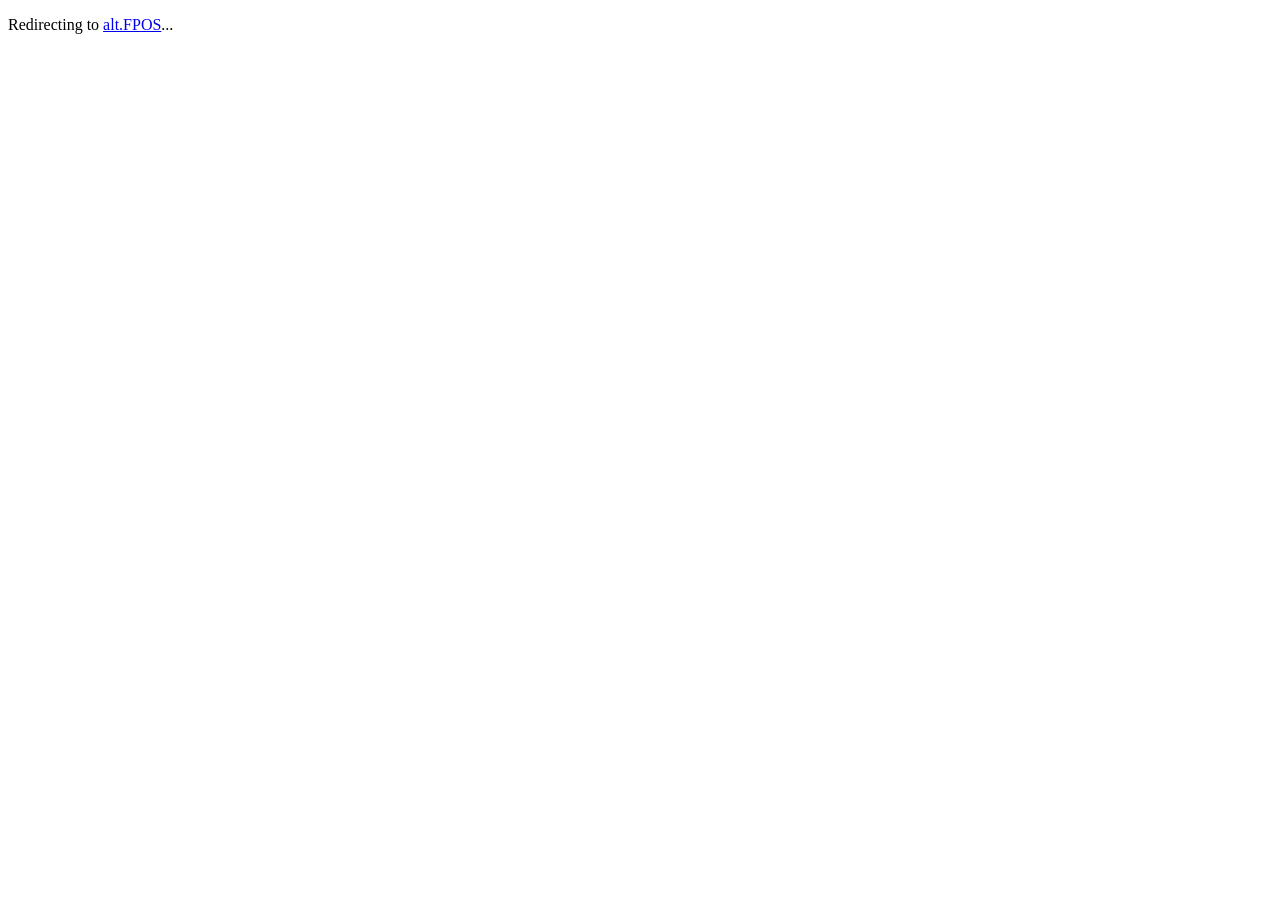
<file: TSA3/index.html>
<!DOCTYPE html>
<html lang="en">
<head>
    <meta charset="UTF-8">
    <meta http-equiv="refresh" content="0; url=index.php">
    <title>alt.FPOS — Redirecting...</title>
</head>
<body>
    <p>Redirecting to <a href="index.php">alt.FPOS</a>...</p>
</body>
</html>
</file>
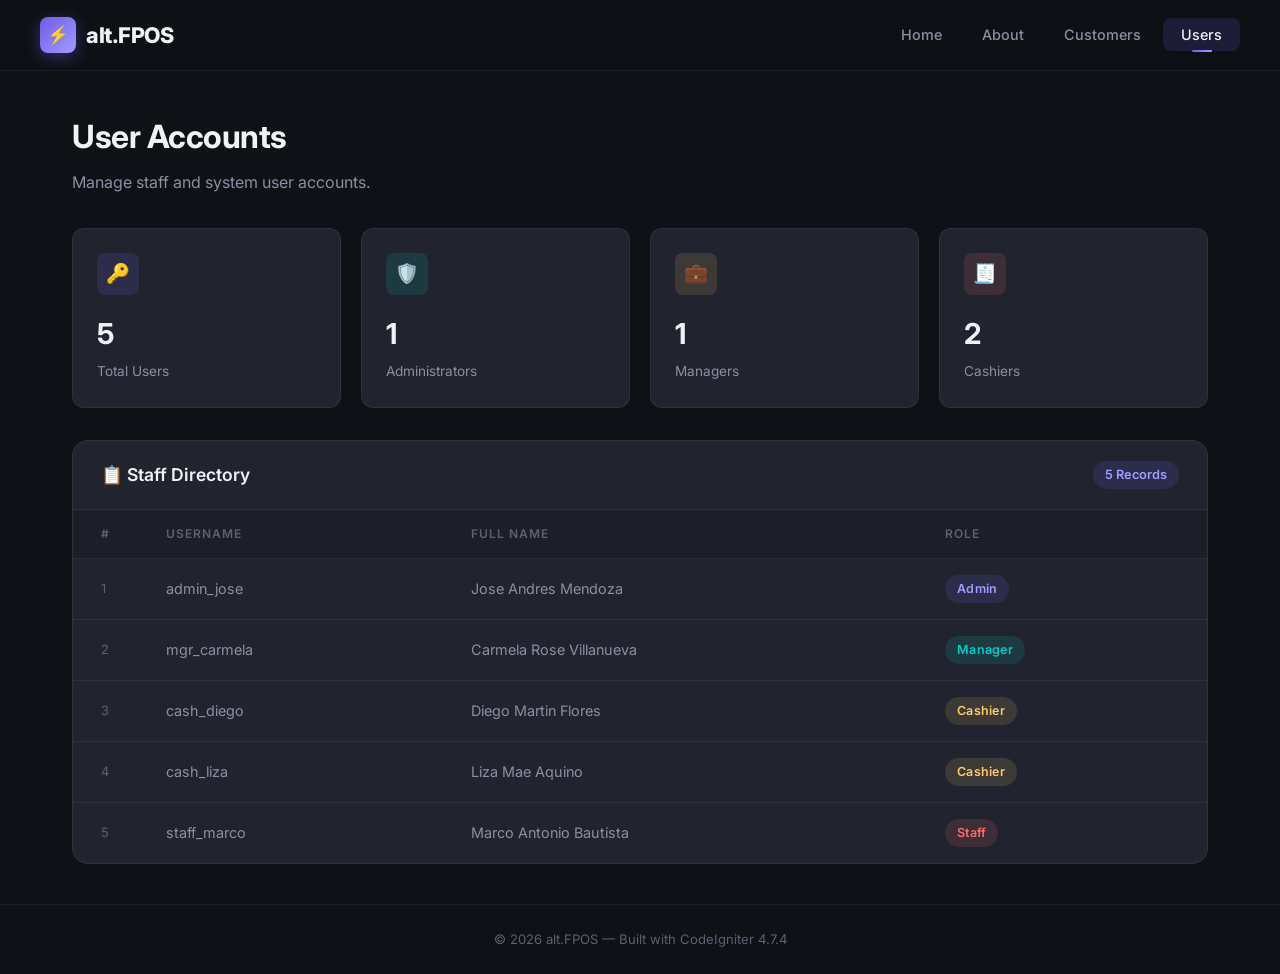
<file: users/index.html>
<!-- DEBUG-VIEW START 2 APPPATH\Views\users\index.php -->
<!-- DEBUG-VIEW START 1 APPPATH\Views\layouts\main.php -->
<!DOCTYPE html>
<html lang="en">
<head>
<script  id="debugbar_loader" data-time="1790171028.637446" src="https://fabeyow.github.io/alt.FPOS/index.php?debugbar"></script><script  id="debugbar_dynamic_script"></script><style  id="debugbar_dynamic_style"></style><script class="kint-rich-script">"use strict";(()=>{function m(n){if(!(n instanceof Element))throw new Error("Invalid argument to dedupeElement()");let t=n.ownerDocument,e=E(n);for(let s of t.querySelectorAll(e))n!==s&&s.parentNode.removeChild(s)}function d(n){return n instanceof Element?n.ownerDocument.contains(n):!1}function E(n){if(!(n instanceof Element))throw new Error("Invalid argument to buildClassSelector()");return[n.nodeName,...n.classList].join(".")}function f(n){if(!(n instanceof Element))throw new Error("Invalid argument to selectText()");let t=n.ownerDocument,e=t.getSelection(),s=t.createRange();s.selectNodeContents(n),e.removeAllRanges(),e.addRange(s)}function I(n,t){let e;return function(...s){clearTimeout(e),e=setTimeout(function(){n(...s)},t)}}function x(n){if(!(n instanceof Element))throw new Error("Invalid argument to offsetTop()");return n.offsetTop+(n.offsetParent?x(n.offsetParent):0)}var u=class n{static#e=new Set;static toggleSearchBox(t,e){let s=t.querySelector(".kint-search"),i=t.parentNode;if(s)if(s.classList.toggle("kint-show",e)){if(s.focus(),s.select(),!n.#e.has(s)){let r=i.querySelectorAll("dl").length,o=200;r>1e4&&(o=700),s.addEventListener("keyup",I(n.#t.bind(null,s),o)),n.#e.add(s)}n.#t(s)}else i.classList.remove("kint-search-root")}static#t(t){let e=t.closest(".kint-parent")?.parentNode;if(e)if(t.classList.contains("kint-show")&&t.value.length){let s=e.dataset.lastSearch;if(e.classList.add("kint-search-root"),s!==t.value){e.dataset.lastSearch=t.value,e.classList.remove("kint-search-match");for(let i of e.querySelectorAll(".kint-search-match"))i.classList.remove("kint-search-match");n.#s(e,t.value.toUpperCase())}}else e.classList.remove("kint-search-root")}static#s(t,e){let s=t.cloneNode(!0);for(let c of s.querySelectorAll(".access-path"))c.remove();if(!s.textContent.toUpperCase().includes(e))return;t.classList.add("kint-search-match");let i=t.firstElementChild;for(;i&&i.tagName!=="DT";)i=i.nextElementSibling;if(!i)return;let r=a.getChildContainer(i);if(!r)return;let o,l;for(let c of r.children)c.tagName==="DL"?n.#s(c,e):c.tagName==="UL"&&(c.classList.contains("kint-tabs")?o=c.children:c.classList.contains("kint-tab-contents")&&(l=c.children));if(!(!o||o.length!==l?.length))for(let c=o.length;c--;){let k=!1,F=!1;o[c].textContent.toUpperCase().includes(e)&&(k=!0);let O=l[c].cloneNode(!0);for(let v of O.querySelectorAll(".access-path"))v.remove();if(O.textContent.toUpperCase().includes(e)&&(k=!0,F=!0),k&&o[c].classList.add("kint-search-match"),F)for(let v of l[c].children)v.tagName==="DL"&&n.#s(v,e)}}};var g=class{static sort(t,e){let s=t.dataset.kintTableSort,i=parseInt(s)===e?-1:1,r=t.tBodies[0];[...r.rows].sort(function(o,l){o=o.cells[e].textContent.trim().toLocaleLowerCase(),l=l.cells[e].textContent.trim().toLocaleLowerCase();let c=0;return!isNaN(o)&&!isNaN(l)?(o=parseFloat(o),l=parseFloat(l),c=o-l):isNaN(o)&&!isNaN(l)?c=1:isNaN(l)&&!isNaN(o)?c=-1:c=(""+o).localeCompare(""+l),c*i}).forEach(o=>r.appendChild(o)),i<0?t.dataset.kintTableSort=null:t.dataset.kintTableSort=e}};var a=class n{#e;#t;#s;constructor(t){if(!(t instanceof h))throw new Error("Invalid argument to Rich.constructor()");this.#e=t,this.#e.runOnInit(this.#i.bind(this));let e=new q(this,t);new b(this,t.window,e)}#i(){let t=this.#e.window.document;if(d(this.#t)||(this.#t=t.querySelector("style.kint-rich-style")),this.#t&&m(this.#t),t.querySelector(".kint-rich.kint-file")){this.setupFolder(t);let e=this.#s.querySelector("dd.kint-foldout"),s=Array.from(t.querySelectorAll(".kint-rich.kint-file"));for(let i of s)i.parentNode!==e&&e.appendChild(i);this.#s.classList.add("kint-show")}}addToFolder(t){let e=t.closest(".kint-rich");if(!e)throw new Error("Bad addToFolder");let s=this.#e.window.document;if(this.setupFolder(s),this.folder.contains(t))throw new Error("Bad addToFolder");let i=this.#s.querySelector("dd.kint-foldout"),r=t.closest(".kint-parent, .kint-rich"),o=Array.from(e.querySelectorAll(".kint-folder-trigger"));if(e===r||e.querySelectorAll(".kint-rich > dl").length===1){for(let l of o)l.remove();e.classList.add("kint-file"),i.insertBefore(e,i.firstChild)}else{let l=s.createElement("div");l.classList.add("kint-rich"),l.classList.add("kint-file"),l.appendChild(r.closest(".kint-rich > dl"));let c=e.lastElementChild;c.matches(".kint-rich > footer")&&l.appendChild(c.cloneNode(!0));for(let k of o)k.remove();i.insertBefore(l,i.firstChild)}n.toggle(this.#s.querySelector(".kint-parent"),!0)}setupFolder(t){if(this.#s)d(this.#s)||(this.#s=t.querySelector(".kint-rich.kint-folder"));else{let e=t.createElement("template");e.innerHTML='<div class="kint-rich kint-folder"><dl><dt class="kint-parent"><nav></nav>Kint</dt><dd class="kint-foldout"></dd></dl></div>',this.#s=e.content.firstChild,t.body.appendChild(this.#s)}}get folder(){return d(this.#s)||(this.#s=this.#e.window.document.querySelector(".kint-rich.kint-folder")),this.#s&&m(this.#s),this.#s}isFolderOpen(){let t=this.#s?.querySelector("dd.kint-foldout");if(t)return t.previousSibling.classList.contains("kint-show")}static getChildContainer(t){let e=t.nextElementSibling;for(;e&&!e.matches("dd");)e=e.nextElementSibling;return e}static toggle(t,e){let s=n.getChildContainer(t);s&&(e=t.classList.toggle("kint-show",e),n.#n(s,e))}static switchTab(t){t.parentNode.getElementsByClassName("kint-active-tab")[0].classList.remove("kint-active-tab"),t.classList.add("kint-active-tab");let e=t,s=0;for(;e=e.previousElementSibling;)s++;let i=t.parentNode.nextSibling.children;for(let r=i.length;r--;)r===s?(i[r].classList.add("kint-show"),n.#n(i[r],!0)):i[r].classList.remove("kint-show")}static toggleChildren(t,e){let s=n.getChildContainer(t);if(!s)return;e===void 0&&(e=t.classList.contains("kint-show"));let i=Array.from(s.getElementsByClassName("kint-parent"));for(let r of i)r.classList.toggle("kint-show",e)}static toggleAccessPath(t,e){let s=t.querySelector(".access-path");s?.classList.toggle("kint-show",e)&&f(s)}static#n(t,e){if(t.children.length===2&&t.lastElementChild.matches("ul.kint-tab-contents"))for(let s of t.lastElementChild.children)s.matches("li.kint-show")&&(t=s);if(t.children.length===1&&t.firstElementChild.matches("dl")){let s=t.firstElementChild.firstElementChild;s?.classList?.contains("kint-parent")&&n.toggle(s,e)}}},b=class{#e;#t;#s;#i=null;#n=null;#o=0;constructor(t,e,s){this.#e=t,this.#t=s,this.#s=e,this.#s.addEventListener("click",this.#a.bind(this),!0)}#r(){clearTimeout(this.#i),this.#i=setTimeout(this.#l.bind(this),250)}#l(){clearTimeout(this.#i),this.#i=null,this.#n=null,this.#o=0}#c(){let t=this.#n;if(!t.matches(".kint-parent > nav"))return;let e=t.parentNode;if(this.#o===1)a.toggleChildren(e),this.#t.onTreeChanged(),this.#r(),this.#o=2;else if(this.#o===2){this.#l();let s=e.classList.contains("kint-show"),i=this.#e.folder?.querySelector(".kint-parent"),r=Array.from(this.#s.document.getElementsByClassName("kint-parent"));for(let o of r)o!==i&&o.classList.toggle("kint-show",s);this.#t.onTreeChanged(),this.#t.scrollToFocus()}}#a(t){if(this.#o){this.#c();return}let e=t.target;if(!e.closest(".kint-rich"))return;if(e.tagName==="DFN"&&f(e),e.tagName==="TH"){t.ctrlKey||g.sort(e.closest("table"),e.cellIndex);return}if(e.tagName==="LI"&&e.parentNode.className==="kint-tabs"){if(e.className!=="kint-active-tab"){let i=e.closest("dl")?.querySelector(".kint-parent > nav")??e;a.switchTab(e),this.#t.onTreeChanged(),this.#t.setCursor(i)}return}let s=e.closest("dt");if(e.tagName==="NAV")e.parentNode.tagName==="FOOTER"?(this.#t.setCursor(e),e.parentNode.classList.toggle("kint-show")):s?.classList.contains("kint-parent")&&(a.toggle(s),this.#t.onTreeChanged(),this.#t.setCursor(e),this.#r(),this.#o=1,this.#n=e);else if(e.classList.contains("kint-access-path-trigger"))s&&a.toggleAccessPath(s);else if(e.classList.contains("kint-search-trigger"))s?.matches(".kint-rich > dl > dt.kint-parent")&&u.toggleSearchBox(s);else if(e.classList.contains("kint-folder-trigger")){if(s?.matches(".kint-rich > dl > dt.kint-parent"))this.#e.addToFolder(e),this.#t.onTreeChanged(),this.#t.setCursor(s.querySelector("nav")),this.#t.scrollToFocus();else if(e.parentNode.tagName==="FOOTER"){let i=e.closest(".kint-rich").querySelector(".kint-parent > nav, .kint-rich > footer > nav");this.#e.addToFolder(e),this.#t.onTreeChanged(),this.#t.setCursor(i),this.#t.scrollToFocus()}}else e.classList.contains("kint-search")||(e.tagName==="PRE"&&t.detail===3?f(e):e.closest(".kint-source")&&t.detail===3?f(e.closest(".kint-source")):e.classList.contains("access-path")?f(e):e.tagName!=="A"&&s?.classList.contains("kint-parent")&&(a.toggle(s),this.#t.onTreeChanged(),this.#t.setCursor(s.querySelector("nav"))))}},j=65,G=68,A=70,S=72,K=74,D=75,p=76,V=83,P=9,T=13,B=27,L=32,N=37,R=38,C=39,H=40,M=".kint-rich .kint-parent > nav, .kint-rich > footer > nav, .kint-rich .kint-tabs > li:not(.kint-active-tab)",q=class{#e=[];#t=0;#s=!1;#i;#n;constructor(t,e){this.#i=t,this.#n=e.window,this.#n.addEventListener("keydown",this.#c.bind(this),!0),e.runOnInit(this.onTreeChanged.bind(this))}scrollToFocus(){let t=this.#e[this.#t];if(!t)return;let e=this.#i.folder;if(t===e?.querySelector(".kint-parent > nav"))return;let s=x(t);if(this.#i.isFolderOpen()){let i=e.querySelector("dd.kint-foldout");i.scrollTo(0,s-i.clientHeight/2)}else this.#n.scrollTo(0,s-this.#n.innerHeight/2)}onTreeChanged(){let t=this.#e[this.#t];this.#e=[];let e=this.#i.folder,s=e?.querySelector(".kint-parent > nav"),i=this.#n.document;this.#i.isFolderOpen()&&(i=e,this.#e.push(s));let r=Array.from(i.querySelectorAll(M));for(let o of r)o.offsetParent!==null&&o!==s&&this.#e.push(o);if(s&&!this.#i.isFolderOpen()&&this.#e.push(s),this.#e.length===0){this.#s=!1,this.#r();return}t&&this.#e.indexOf(t)!==-1?this.#t=this.#e.indexOf(t):this.#r()}setCursor(t){if(this.#i.isFolderOpen()&&!this.#i.folder.contains(t)||!t.matches(M))return!1;let e=this.#e.indexOf(t);if(e===-1&&(this.onTreeChanged(),e=this.#e.indexOf(t)),e!==-1){if(e!==this.#t)return this.#t=e,this.#r(),!0;this.#e[e]?.classList.remove("kint-weak-focus")}else console.error("setCursor failed to find target in list",t),console.info("Please report this as a bug in Kint at https://github.com/kint-php/kint");return!1}#o(t){if(this.#e.length===0)return this.#t=0,null;for(this.#t+=t;this.#t<0;)this.#t+=this.#e.length;for(;this.#t>=this.#e.length;)this.#t-=this.#e.length;return this.#r(),this.#t}#r(){let t=this.#n.document.querySelector(".kint-focused");t&&(t.classList.remove("kint-focused"),t.classList.remove("kint-weak-focus")),this.#s&&this.#e[this.#t]?.classList.add("kint-focused")}#l(t){let e=t.closest(".kint-rich .kint-parent ~ dd")?.parentNode.querySelector(".kint-parent > nav");e&&(this.setCursor(e),this.scrollToFocus())}#c(t){if(t.keyCode===B&&t.target.matches(".kint-search")){t.target.blur(),this.#s&&this.#r();return}if(t.target!==this.#n.document.body||t.altKey||t.ctrlKey)return;if(t.keyCode===G){if(this.#s)this.#s=!1;else{if(this.#s=!0,this.onTreeChanged(),this.#e.length===0){this.#s=!1;return}this.scrollToFocus()}this.#r(),t.preventDefault();return}else if(t.keyCode===B){this.#s&&(this.#s=!1,this.#r(),t.preventDefault());return}else if(!this.#s)return;t.preventDefault(),d(this.#e[this.#t])||this.onTreeChanged();let e=this.#e[this.#t];if([P,R,D,H,K].includes(t.keyCode)){t.keyCode===P?this.#o(t.shiftKey?-1:1):t.keyCode===R||t.keyCode===D?this.#o(-1):(t.keyCode===H||t.keyCode===K)&&this.#o(1),this.scrollToFocus();return}if(e.tagName==="LI"&&[L,T,C,p,N,S].includes(t.keyCode)){t.keyCode===L||t.keyCode===T?(a.switchTab(e),this.onTreeChanged()):t.keyCode===C||t.keyCode===p?this.#o(1):(t.keyCode===N||t.keyCode===S)&&this.#o(-1),this.scrollToFocus();return}if(e.parentNode.tagName==="FOOTER"&&e.closest(".kint-rich")){if(t.keyCode===L||t.keyCode===T)e.parentNode.classList.toggle("kint-show");else if(t.keyCode===N||t.keyCode===S)if(e.parentNode.classList.contains("kint-show"))e.parentNode.classList.remove("kint-show");else{this.#l(e.closest(".kint-rich"));return}else if(t.keyCode===C||t.keyCode===p)e.parentNode.classList.add("kint-show");else if(t.keyCode===A&&!this.#i.isFolderOpen()&&e.matches(".kint-rich > footer > nav")){let i=e.closest(".kint-rich").querySelector(".kint-parent > nav, .kint-rich > footer > nav");this.#i.addToFolder(e),this.onTreeChanged(),this.setCursor(i),this.scrollToFocus()}return}let s=e.closest(".kint-parent");if(s){if(t.keyCode===j){a.toggleAccessPath(s);return}if(t.keyCode===A){!this.#i.isFolderOpen()&&s.matches(".kint-rich:not(.kint-folder) > dl > .kint-parent")&&(this.#i.addToFolder(e),this.onTreeChanged(),this.setCursor(e),this.scrollToFocus());return}if(t.keyCode===V){let i=s.closest(".kint-rich > dl")?.querySelector(".kint-search")?.closest(".kint-parent");if(i){e.classList.add("kint-weak-focus"),u.toggleSearchBox(i,!0);return}}if(t.keyCode===L||t.keyCode===T){a.toggle(s),this.onTreeChanged();return}if([C,p,N,S].includes(t.keyCode)){let i=s.classList.contains("kint-show");if(t.keyCode===C||t.keyCode===p){i&&a.toggleChildren(s,!0),a.toggle(s,!0),this.onTreeChanged();return}else if(i){a.toggleChildren(s,!1),a.toggle(s,!1),this.onTreeChanged();return}else{this.#l(s);return}}}}};var y=class{#e;#t;constructor(t){if(!(t instanceof h))throw new Error("Invalid argument to Plain.constructor()");this.#e=t.window,t.runOnInit(this.#s.bind(this))}#s(){d(this.#t)||(this.#t=this.#e.document.querySelector("style.kint-plain-style")),this.#t&&m(this.#t)}};var w=class{#e;constructor(t){if(!(t instanceof h))throw new Error("Invalid argument to Microtime.constructor()");this.#e=t.window,t.runOnInit(this.#t.bind(this))}#t(){let t={},e=this.#e.document.querySelectorAll("[data-kint-microtime-group]");for(let s of e){let i=s.querySelector(".kint-microtime-lap");if(!i)continue;let r=s.dataset.kintMicrotimeGroup,o=parseFloat(i.textContent),l=parseFloat(s.querySelector(".kint-microtime-avg").textContent);t[r]??={min:o,max:o,avg:l},t[r].min>o&&(t[r].min=o),t[r].max<o&&(t[r].max=o),t[r].avg=l}for(let s of e){let i=s.querySelector(".kint-microtime-lap");if(!i)continue;let r=parseFloat(i.textContent),o=t[s.dataset.kintMicrotimeGroup];if(s.querySelector(".kint-microtime-avg").textContent=o.avg,!(r===o.min&&r===o.max))if(s.classList.add("kint-microtime-js"),r>o.avg){let l=(r-o.avg)/(o.max-o.avg);i.style.background="hsl("+(40-40*l)+", 100%, 65%)"}else{let l=0;o.avg!==o.min&&(l=(o.avg-r)/(o.avg-o.min)),i.style.background="hsl("+(40+80*l)+", 100%, 65%)"}}}};var U=Symbol(),h=class n{static#e=null;#t;#s=[];#i=new Set;static init(t){return n.#e??=new n(t,U),n.#e.#n(),n.#e.runOnLoad(n.#r),n.#e}get window(){return this.#t}constructor(t,e){if(U!==e)throw new Error("Kint constructor is private. Use Kint.init()");if(!(t instanceof Window))throw new Error("Invalid argument to Kint.init()");this.#t=t,this.runOnInit(this.#o.bind(this)),new y(this),new a(this),new w(this)}runOnLoad(t){if(this.#t.document.readyState==="complete")try{t()}catch{}else this.#t.addEventListener("load",t)}runOnInit(t){this.#s.push(t)}#n(){this.#t.document.currentScript&&(this.#i.add(E(window.document.currentScript)),window.document.currentScript.remove())}#o(){for(let t of this.#i.keys())for(let e of this.#t.document.querySelectorAll(t))e.remove()}static#r(){for(let t of n.#e.#s)t()}};window.Kint||(window.Kint=h);window.Kint.init(window);})();
</script><style class="kint-rich-style">.kint-rich{--spacing: 4px;--nav-size: 15px;--backdrop-color: rgba(255, 255, 255, 0.9);--main-background: #e0eaef;--secondary-background: #c1d4df;--text-color: #1d1e1e;--variable-name-color: #1d1e1e;--variable-type-color: #0092db;--variable-type-color-hover: #5cb730;--border-color: #b6cedb;--border-color-hover: #0092db;--border: 1px solid var(--border-color);--foldout-max-size: calc(100vh - 100px);--foldout-zindex: 999999;--caret-image: url("data:image/svg+xml;utf8,<svg xmlns='http://www.w3.org/2000/svg' viewBox='0 0 30 150'><g stroke-width='2' fill='%23FFF'><path d='M1 1h28v28H1zm5 14h18m-9 9V6M1 61h28v28H1zm5 14h18' stroke='%23379'/><path d='M1 31h28v28H1zm5 14h18m-9 9V36M1 91h28v28H1zm5 14h18' stroke='%235A3'/><path d='M1 121h28v28H1zm5 5l18 18m-18 0l18-18' stroke='%23CCC'/></g></svg>");--ap-image: url("data:image/svg+xml;utf8,<svg xmlns='http://www.w3.org/2000/svg' viewBox='0 0 16 16'><g stroke='%23000' fill='transparent'><path d='M2 8h3m3 3v3M8 2v3m3 3h3M3 8' stroke-width='2' stroke-linecap='round'/><circle stroke-width='1.5' r='4.5' cx='8' cy='8'/></g></svg>");--folder-image: url("data:image/svg+xml;utf8,<svg xmlns='http://www.w3.org/2000/svg' viewBox='0 0 16 16'><path d='M2 2h4l2 2h6v9H2V2h2' stroke-width='2' stroke='%23000' fill='transparent' stroke-linejoin='round'/></svg>");--search-image: url("data:image/svg+xml;utf8,<svg xmlns='http://www.w3.org/2000/svg' viewBox='0 0 16 16'><g stroke='%23000' fill='transparent'><path d='M2 14l3-3' stroke-linecap='round' stroke-width='3'/><circle stroke-width='2' r='5' cx='9' cy='7'/></g></svg>");font-size:13px;overflow-x:auto;white-space:nowrap;background:var(--backdrop-color);direction:ltr;contain:content}.kint-rich.kint-folder{position:fixed;bottom:0;left:0;right:0;z-index:var(--foldout-zindex);width:100%;margin:0;display:block}.kint-rich.kint-folder dd.kint-foldout{max-height:var(--foldout-max-size);padding-right:calc(var(--spacing)*2);overflow-y:scroll;display:none}.kint-rich.kint-folder dd.kint-foldout.kint-show{display:block}.kint-rich::selection{background:var(--border-color-hover);color:var(--text-color)}.kint-rich .kint-focused{box-shadow:0 0 3px 3px var(--variable-type-color-hover)}.kint-rich .kint-focused.kint-weak-focus{box-shadow:0 0 3px 1px color-mix(in srgb, var(--variable-type-color-hover) 50%, transparent)}.kint-rich,.kint-rich::before,.kint-rich::after,.kint-rich *,.kint-rich *::before,.kint-rich *::after{box-sizing:border-box;border-radius:0;color:var(--text-color);float:none !important;font-family:Consolas,Menlo,Monaco,Lucida Console,Liberation Mono,DejaVu Sans Mono,Bitstream Vera Sans Mono,Courier New,monospace,serif;line-height:15px;margin:0;padding:0;text-align:left}.kint-rich{margin:calc(var(--spacing)*2) 0}.kint-rich dt,.kint-rich dl{width:auto}.kint-rich dt,.kint-rich div.access-path{background:var(--main-background);border:var(--border);color:var(--text-color);display:block;font-weight:bold;list-style:none outside none;overflow:auto;padding:var(--spacing)}.kint-rich dt:hover,.kint-rich div.access-path:hover{border-color:var(--border-color-hover)}.kint-rich>dl dl{padding:0 0 0 calc(var(--spacing)*3)}.kint-rich dt.kint-parent>nav,.kint-rich>footer>nav{background:var(--caret-image) no-repeat scroll 0 0/var(--nav-size) 75px rgba(0,0,0,0);cursor:pointer;display:inline-block;height:var(--nav-size);width:var(--nav-size);margin-right:3px;vertical-align:middle}.kint-rich dt.kint-parent:hover>nav,.kint-rich>footer>nav:hover{background-position:0 25%}.kint-rich dt.kint-parent.kint-show>nav,.kint-rich>footer.kint-show>nav{background-position:0 50%}.kint-rich dt.kint-parent.kint-show:hover>nav,.kint-rich>footer.kint-show>nav:hover{background-position:0 75%}.kint-rich dt.kint-parent.kint-locked>nav{background-position:0 100%}.kint-rich dt.kint-parent+dd{display:none;border-left:1px dashed var(--border-color);contain:strict}.kint-rich dt.kint-parent.kint-show+dd{display:block;contain:content}.kint-rich var,.kint-rich var a{color:var(--variable-type-color);font-style:normal}.kint-rich dt:hover var,.kint-rich dt:hover var a{color:var(--variable-type-color-hover)}.kint-rich dfn{font-style:normal;font-family:monospace;color:var(--variable-name-color)}.kint-rich pre{color:var(--text-color);margin:0 0 0 calc(var(--spacing)*3);padding:5px;overflow-y:hidden;border-top:0;border:var(--border);background:var(--main-background);display:block;word-break:normal}.kint-rich .kint-access-path-trigger,.kint-rich .kint-folder-trigger,.kint-rich .kint-search-trigger{background:color-mix(in srgb, var(--text-color) 80%, transparent);border-radius:3px;padding:2px;height:var(--nav-size);width:var(--nav-size);font-size:var(--nav-size);margin-left:5px;font-weight:bold;text-align:center;line-height:1;float:right !important;cursor:pointer;position:relative;overflow:hidden}.kint-rich .kint-access-path-trigger::before,.kint-rich .kint-folder-trigger::before,.kint-rich .kint-search-trigger::before{display:block;content:"";width:100%;height:100%;background:var(--main-background);mask:center/contain no-repeat alpha}.kint-rich .kint-access-path-trigger:hover,.kint-rich .kint-folder-trigger:hover,.kint-rich .kint-search-trigger:hover{background:var(--main-background)}.kint-rich .kint-access-path-trigger:hover::before,.kint-rich .kint-folder-trigger:hover::before,.kint-rich .kint-search-trigger:hover::before{background:var(--text-color)}.kint-rich .kint-access-path-trigger::before{mask-image:var(--ap-image)}.kint-rich .kint-folder-trigger::before{mask-image:var(--folder-image)}.kint-rich .kint-search-trigger::before{mask-image:var(--search-image)}.kint-rich input.kint-search{display:none;border:var(--border);border-top-width:0;border-bottom-width:0;padding:var(--spacing);float:right !important;margin:calc(var(--spacing)*-1) 0;color:var(--variable-name-color);background:var(--secondary-background);height:calc(var(--nav-size) + var(--spacing)*2);width:calc(var(--nav-size)*10);position:relative;z-index:100}.kint-rich input.kint-search.kint-show{display:block}.kint-rich .kint-search-root ul.kint-tabs>li:not(.kint-search-match){background:var(--secondary-background);filter:saturate(0);opacity:.5}.kint-rich .kint-search-root dl:not(.kint-search-match){opacity:.5}.kint-rich .kint-search-root dl:not(.kint-search-match)>dt{background:var(--main-background);filter:saturate(0)}.kint-rich .kint-search-root dl:not(.kint-search-match) dl,.kint-rich .kint-search-root dl:not(.kint-search-match) ul.kint-tabs>li:not(.kint-search-match){opacity:1}.kint-rich div.access-path{background:var(--secondary-background);display:none;margin-top:5px;padding:4px;white-space:pre}.kint-rich div.access-path.kint-show{display:block}.kint-rich footer{padding:0 3px 3px;font-size:9px;background:rgba(0,0,0,0)}.kint-rich footer>.kint-folder-trigger{background:rgba(0,0,0,0)}.kint-rich footer>.kint-folder-trigger::before{background:var(--text-color)}.kint-rich footer nav{height:10px;width:10px;background-size:10px 50px}.kint-rich footer>ol{display:none;margin-left:32px}.kint-rich footer.kint-show>ol{display:block}.kint-rich a{color:var(--text-color);text-shadow:none;text-decoration:underline}.kint-rich a:hover{color:var(--variable-name-color);border-bottom:1px dotted var(--variable-name-color)}.kint-rich ul{list-style:none;padding-left:calc(var(--spacing)*3)}.kint-rich ul:not(.kint-tabs) li{border-left:1px dashed var(--border-color)}.kint-rich ul:not(.kint-tabs) li>dl{border-left:none}.kint-rich ul.kint-tabs{margin:0 0 0 calc(var(--spacing)*3);padding-left:0;background:var(--main-background);border:var(--border);border-top:0}.kint-rich ul.kint-tabs>li{background:var(--secondary-background);border:var(--border);cursor:pointer;display:inline-block;height:calc(var(--spacing)*6);margin:calc(var(--spacing)/2);padding:0 calc(2px + var(--spacing)*2.5);vertical-align:top}.kint-rich ul.kint-tabs>li:hover,.kint-rich ul.kint-tabs>li.kint-active-tab:hover{border-color:var(--border-color-hover);color:var(--variable-type-color-hover)}.kint-rich ul.kint-tabs>li.kint-active-tab{background:var(--main-background);border-top:0;margin-top:-1px;height:27px;line-height:24px}.kint-rich ul.kint-tabs>li:not(.kint-active-tab){line-height:calc(var(--spacing)*5)}.kint-rich ul.kint-tabs li+li{margin-left:0}.kint-rich ul.kint-tab-contents>li{display:none;contain:strict}.kint-rich ul.kint-tab-contents>li.kint-show{display:block;contain:content}.kint-rich dt:hover+dd>ul>li.kint-active-tab{border-color:var(--border-color-hover);color:var(--variable-type-color-hover)}.kint-rich dt>.kint-color-preview{width:var(--nav-size);height:var(--nav-size);display:inline-block;vertical-align:middle;margin-left:10px;border:var(--border);background-color:#ccc;background-image:url('data:image/svg+xml;utf8,<svg xmlns="http://www.w3.org/2000/svg" viewBox="0 0 2 2"><path fill="%23FFF" d="M0 0h1v2h1V1H0z"/></svg>');background-size:min(20px,100%)}.kint-rich dt>.kint-color-preview:hover{border-color:var(--border-color-hover)}.kint-rich dt>.kint-color-preview>div{width:100%;height:100%}.kint-rich table{border-collapse:collapse;empty-cells:show;border-spacing:0}.kint-rich table *{font-size:12px}.kint-rich table dt{background:none;padding:calc(var(--spacing)/2)}.kint-rich table dt .kint-parent{min-width:100%;overflow:hidden;text-overflow:ellipsis;white-space:nowrap}.kint-rich table td,.kint-rich table th{border:var(--border);padding:calc(var(--spacing)/2);vertical-align:center}.kint-rich table th{cursor:alias}.kint-rich table td:first-child,.kint-rich table th{font-weight:bold;background:var(--secondary-background);color:var(--variable-name-color)}.kint-rich table td{background:var(--main-background);white-space:pre}.kint-rich table td>dl{padding:0}.kint-rich table pre{border-top:0;border-right:0}.kint-rich table thead th:first-child{background:none;border:0}.kint-rich table tr:hover>td{box-shadow:0 0 1px 0 var(--border-color-hover) inset}.kint-rich table tr:hover var{color:var(--variable-type-color-hover)}.kint-rich table ul.kint-tabs li.kint-active-tab{height:20px;line-height:17px}.kint-rich pre.kint-source{margin-left:-1px}.kint-rich pre.kint-source[data-kint-filename]:before{display:block;content:attr(data-kint-filename);margin-bottom:var(--spacing);padding-bottom:var(--spacing);border-bottom:1px solid var(--secondary-background)}.kint-rich pre.kint-source>div:before{display:inline-block;content:counter(kint-l);counter-increment:kint-l;border-right:1px solid var(--border-color-hover);padding-right:calc(var(--spacing)*2);margin-right:calc(var(--spacing)*2)}.kint-rich pre.kint-source>div.kint-highlight{background:var(--secondary-background)}.kint-rich .kint-microtime-js .kint-microtime-lap{text-shadow:-1px 0 var(--border-color-hover),0 1px var(--border-color-hover),1px 0 var(--border-color-hover),0 -1px var(--border-color-hover);color:var(--main-background);font-weight:bold}.kint-rich{--main-background: #f8f8f8;--secondary-background: #f8f8f8;--variable-type-color: #06f;--variable-type-color-hover: #f00;--border-color: #d7d7d7;--border-color-hover: #aaa;--alternative-background: #fff;--highlight-color: #cfc;--caret-image: url("data:image/svg+xml;utf8,<svg xmlns='http://www.w3.org/2000/svg' viewBox='0 0 30 150'><path d='M6 7h18l-9 15zm0 30h18l-9 15zm0 45h18l-9-15zm0 30h18l-9-15zm0 12l18 18m-18 0l18-18' fill='%23555'/><path d='M6 126l18 18m-18 0l18-18' stroke-width='2' stroke='%23555'/></svg>")}.kint-rich .kint-focused{box-shadow:0 0 3px 2px var(--variable-type-color-hover)}.kint-rich dt{font-weight:normal}.kint-rich dt.kint-parent{margin-top:4px}.kint-rich dl dl{margin-top:4px;padding-left:25px;border-left:none}.kint-rich>dl>dt{background:var(--secondary-background)}.kint-rich ul{margin:0;padding-left:0}.kint-rich ul:not(.kint-tabs)>li{border-left:0}.kint-rich ul.kint-tabs{background:var(--secondary-background);border:var(--border);border-width:0 1px 1px 1px;padding:4px 0 0 12px;margin-left:-1px;margin-top:-1px}.kint-rich ul.kint-tabs li,.kint-rich ul.kint-tabs li+li{margin:0 0 0 4px}.kint-rich ul.kint-tabs li{border-bottom-width:0;height:calc(var(--spacing)*6 + 1px)}.kint-rich ul.kint-tabs li:first-child{margin-left:0}.kint-rich ul.kint-tabs li.kint-active-tab{border-top:var(--border);background:var(--alternative-background);font-weight:bold;padding-top:0;border-bottom:1px solid var(--alternative-background) !important;margin-bottom:-1px}.kint-rich ul.kint-tabs li.kint-active-tab:hover{border-bottom:1px solid var(--alternative-background)}.kint-rich ul>li>pre{border:var(--border)}.kint-rich dt:hover+dd>ul{border-color:var(--border-color-hover)}.kint-rich pre{background:var(--alternative-background);margin-top:4px;margin-left:25px}.kint-rich .kint-source{margin-left:-1px}.kint-rich .kint-source .kint-highlight{background:var(--highlight-color)}.kint-rich .kint-parent.kint-show>.kint-search{border-bottom-width:1px}.kint-rich table td{background:var(--alternative-background)}.kint-rich table td>dl{padding:0;margin:0}.kint-rich table td>dl>dt.kint-parent{margin:0}.kint-rich table td:first-child,.kint-rich table td,.kint-rich table th{padding:2px 4px}.kint-rich table dd,.kint-rich table dt{background:var(--alternative-background)}.kint-rich table tr:hover>td{box-shadow:none;background:var(--highlight-color)}
</style>

    <meta charset="UTF-8">
    <meta name="viewport" content="width=device-width, initial-scale=1.0">
    <meta name="description" content="Manage staff and system user accounts in the alt.FPOS system.">
    <title>User Accounts | alt.FPOS</title>
    <link rel="preconnect" href="https://fonts.googleapis.com">
    <link rel="preconnect" href="https://fonts.gstatic.com" crossorigin>
    <link href="https://fonts.googleapis.com/css2?family=Inter:wght@300;400;500;600;700;800&display=swap" rel="stylesheet">
    <style>
        *, *::before, *::after {
            margin: 0;
            padding: 0;
            box-sizing: border-box;
        }

        :root {
            --bg-primary: #0f1117;
            --bg-secondary: #1a1d27;
            --bg-card: #21242f;
            --bg-card-hover: #282c3a;
            --border-color: rgba(255, 255, 255, 0.06);
            --text-primary: #f0f2f5;
            --text-secondary: #8b8fa3;
            --text-muted: #5c6070;
            --accent-primary: #6c5ce7;
            --accent-secondary: #a29bfe;
            --accent-gradient: linear-gradient(135deg, #6c5ce7 0%, #a29bfe 100%);
            --success: #00cec9;
            --warning: #fdcb6e;
            --danger: #ff6b6b;
            --shadow-sm: 0 2px 8px rgba(0, 0, 0, 0.2);
            --shadow-md: 0 4px 16px rgba(0, 0, 0, 0.3);
            --shadow-lg: 0 8px 32px rgba(0, 0, 0, 0.4);
            --radius-sm: 8px;
            --radius-md: 12px;
            --radius-lg: 16px;
            --radius-xl: 24px;
            --transition: all 0.3s cubic-bezier(0.4, 0, 0.2, 1);
        }

        body {
            font-family: 'Inter', -apple-system, BlinkMacSystemFont, sans-serif;
            background-color: var(--bg-primary);
            color: var(--text-primary);
            line-height: 1.6;
            min-height: 100vh;
            display: flex;
            flex-direction: column;
            -webkit-font-smoothing: antialiased;
        }

        a {
            color: inherit;
            text-decoration: none;
        }

        .navbar {
            background: rgba(15, 17, 23, 0.85);
            backdrop-filter: blur(20px);
            -webkit-backdrop-filter: blur(20px);
            border-bottom: 1px solid var(--border-color);
            position: sticky;
            top: 0;
            z-index: 100;
            padding: 0 2rem;
        }

        .navbar-inner {
            max-width: 1200px;
            margin: 0 auto;
            display: flex;
            align-items: center;
            justify-content: space-between;
            height: 70px;
        }

        .navbar-brand {
            display: flex;
            align-items: center;
            gap: 10px;
            font-weight: 800;
            font-size: 1.35rem;
            letter-spacing: -0.5px;
        }

        .navbar-brand .logo-icon {
            width: 36px;
            height: 36px;
            background: var(--accent-gradient);
            border-radius: var(--radius-sm);
            display: flex;
            align-items: center;
            justify-content: center;
            font-size: 1.1rem;
            box-shadow: 0 4px 15px rgba(108, 92, 231, 0.4);
        }

        .navbar-links {
            display: flex;
            list-style: none;
            gap: 4px;
        }

        .navbar-links li a {
            padding: 8px 18px;
            border-radius: var(--radius-sm);
            font-size: 0.9rem;
            font-weight: 500;
            color: var(--text-secondary);
            transition: var(--transition);
            position: relative;
        }

        .navbar-links li a:hover {
            color: var(--text-primary);
            background: rgba(108, 92, 231, 0.1);
        }

        .navbar-links li a.active {
            color: var(--text-primary);
            background: rgba(108, 92, 231, 0.15);
        }

        .navbar-links li a.active::after {
            content: '';
            position: absolute;
            bottom: -1px;
            left: 50%;
            transform: translateX(-50%);
            width: 20px;
            height: 2px;
            background: var(--accent-gradient);
            border-radius: 2px;
        }

        .main-content {
            flex: 1;
            max-width: 1200px;
            margin: 0 auto;
            padding: 2.5rem 2rem;
            width: 100%;
        }

        .page-header {
            margin-bottom: 2rem;
        }

        .page-header h1 {
            font-size: 2rem;
            font-weight: 700;
            letter-spacing: -0.5px;
            margin-bottom: 0.5rem;
        }

        .page-header .subtitle {
            color: var(--text-secondary);
            font-size: 1rem;
        }

        .card {
            background: var(--bg-card);
            border: 1px solid var(--border-color);
            border-radius: var(--radius-lg);
            padding: 1.75rem;
            transition: var(--transition);
        }

        .card:hover {
            border-color: rgba(108, 92, 231, 0.2);
            box-shadow: var(--shadow-md);
            transform: translateY(-2px);
        }

        .table-container {
            background: var(--bg-card);
            border: 1px solid var(--border-color);
            border-radius: var(--radius-lg);
            overflow: hidden;
        }

        .table-header {
            padding: 1.25rem 1.75rem;
            border-bottom: 1px solid var(--border-color);
            display: flex;
            align-items: center;
            justify-content: space-between;
        }

        .table-header h2 {
            font-size: 1.1rem;
            font-weight: 600;
        }

        .table-badge {
            background: rgba(108, 92, 231, 0.15);
            color: var(--accent-secondary);
            padding: 4px 12px;
            border-radius: 20px;
            font-size: 0.8rem;
            font-weight: 600;
        }

        table {
            width: 100%;
            border-collapse: collapse;
        }

        table thead th {
            text-align: left;
            padding: 0.9rem 1.75rem;
            font-size: 0.75rem;
            font-weight: 600;
            text-transform: uppercase;
            letter-spacing: 0.08em;
            color: var(--text-muted);
            border-bottom: 1px solid var(--border-color);
            background: rgba(0, 0, 0, 0.15);
        }

        table tbody tr {
            transition: var(--transition);
        }

        table tbody tr:hover {
            background: var(--bg-card-hover);
        }

        table tbody td {
            padding: 1rem 1.75rem;
            font-size: 0.9rem;
            border-bottom: 1px solid var(--border-color);
            color: var(--text-secondary);
        }

        table tbody tr:last-child td {
            border-bottom: none;
        }

        table tbody td:first-child {
            color: var(--text-primary);
            font-weight: 500;
        }

        .row-index {
            color: var(--text-muted) !important;
            font-weight: 400 !important;
            font-size: 0.8rem !important;
            width: 50px;
        }

        .role-badge {
            display: inline-block;
            padding: 4px 12px;
            border-radius: 20px;
            font-size: 0.78rem;
            font-weight: 600;
            letter-spacing: 0.02em;
        }

        .role-admin {
            background: rgba(108, 92, 231, 0.15);
            color: var(--accent-secondary);
        }

        .role-manager {
            background: rgba(0, 206, 201, 0.12);
            color: var(--success);
        }

        .role-cashier {
            background: rgba(253, 203, 110, 0.12);
            color: var(--warning);
        }

        .role-staff {
            background: rgba(255, 107, 107, 0.12);
            color: var(--danger);
        }

        .stats-grid {
            display: grid;
            grid-template-columns: repeat(auto-fit, minmax(220px, 1fr));
            gap: 1.25rem;
            margin-bottom: 2rem;
        }

        .stat-card {
            background: var(--bg-card);
            border: 1px solid var(--border-color);
            border-radius: var(--radius-md);
            padding: 1.5rem;
            transition: var(--transition);
        }

        .stat-card:hover {
            border-color: rgba(108, 92, 231, 0.2);
            transform: translateY(-2px);
            box-shadow: var(--shadow-sm);
        }

        .stat-card .stat-icon {
            width: 42px;
            height: 42px;
            border-radius: var(--radius-sm);
            display: flex;
            align-items: center;
            justify-content: center;
            font-size: 1.2rem;
            margin-bottom: 1rem;
        }

        .stat-card .stat-value {
            font-size: 1.8rem;
            font-weight: 700;
            letter-spacing: -1px;
            margin-bottom: 0.25rem;
        }

        .stat-card .stat-label {
            font-size: 0.85rem;
            color: var(--text-secondary);
        }

        .stat-icon.purple {
            background: rgba(108, 92, 231, 0.15);
        }

        .stat-icon.teal {
            background: rgba(0, 206, 201, 0.12);
        }

        .stat-icon.yellow {
            background: rgba(253, 203, 110, 0.12);
        }

        .stat-icon.red {
            background: rgba(255, 107, 107, 0.12);
        }

        .hero {
            text-align: center;
            padding: 4rem 1rem 3rem;
        }

        .hero-badge {
            display: inline-block;
            background: rgba(108, 92, 231, 0.12);
            color: var(--accent-secondary);
            padding: 6px 16px;
            border-radius: 20px;
            font-size: 0.82rem;
            font-weight: 600;
            margin-bottom: 1.5rem;
            border: 1px solid rgba(108, 92, 231, 0.2);
        }

        .hero h1 {
            font-size: 3.2rem;
            font-weight: 800;
            letter-spacing: -1.5px;
            line-height: 1.15;
            margin-bottom: 1.25rem;
        }

        .hero h1 .gradient-text {
            background: var(--accent-gradient);
            -webkit-background-clip: text;
            -webkit-text-fill-color: transparent;
            background-clip: text;
        }

        .hero .hero-subtitle {
            font-size: 1.15rem;
            color: var(--text-secondary);
            max-width: 560px;
            margin: 0 auto 2.5rem;
            line-height: 1.7;
        }

        .hero-actions {
            display: flex;
            gap: 1rem;
            justify-content: center;
            flex-wrap: wrap;
        }

        .btn {
            display: inline-flex;
            align-items: center;
            gap: 8px;
            padding: 12px 28px;
            border-radius: var(--radius-sm);
            font-size: 0.92rem;
            font-weight: 600;
            cursor: pointer;
            border: none;
            transition: var(--transition);
        }

        .btn-primary {
            background: var(--accent-gradient);
            color: #fff;
            box-shadow: 0 4px 15px rgba(108, 92, 231, 0.35);
        }

        .btn-primary:hover {
            transform: translateY(-2px);
            box-shadow: 0 6px 20px rgba(108, 92, 231, 0.5);
        }

        .btn-outline {
            background: transparent;
            color: var(--text-secondary);
            border: 1px solid var(--border-color);
        }

        .btn-outline:hover {
            color: var(--text-primary);
            border-color: rgba(108, 92, 231, 0.3);
            background: rgba(108, 92, 231, 0.05);
        }

        .features-grid {
            display: grid;
            grid-template-columns: repeat(auto-fit, minmax(280px, 1fr));
            gap: 1.25rem;
            margin-top: 3rem;
        }

        .feature-card {
            background: var(--bg-card);
            border: 1px solid var(--border-color);
            border-radius: var(--radius-lg);
            padding: 2rem;
            transition: var(--transition);
        }

        .feature-card:hover {
            border-color: rgba(108, 92, 231, 0.2);
            transform: translateY(-3px);
            box-shadow: var(--shadow-md);
        }

        .feature-card .feature-icon {
            width: 48px;
            height: 48px;
            border-radius: var(--radius-sm);
            display: flex;
            align-items: center;
            justify-content: center;
            font-size: 1.3rem;
            margin-bottom: 1.25rem;
        }

        .feature-card h3 {
            font-size: 1.05rem;
            font-weight: 600;
            margin-bottom: 0.6rem;
        }

        .feature-card p {
            font-size: 0.88rem;
            color: var(--text-secondary);
            line-height: 1.6;
        }

        .about-grid {
            display: grid;
            grid-template-columns: repeat(auto-fit, minmax(300px, 1fr));
            gap: 1.5rem;
            margin-top: 2rem;
        }

        .about-card {
            background: var(--bg-card);
            border: 1px solid var(--border-color);
            border-radius: var(--radius-lg);
            padding: 2rem;
        }

        .about-card h3 {
            font-size: 1rem;
            font-weight: 600;
            margin-bottom: 1rem;
            display: flex;
            align-items: center;
            gap: 8px;
        }

        .about-card ul {
            list-style: none;
        }

        .about-card ul li {
            padding: 6px 0;
            font-size: 0.9rem;
            color: var(--text-secondary);
            display: flex;
            align-items: center;
            gap: 8px;
        }

        .about-card ul li::before {
            content: '→';
            color: var(--accent-secondary);
            font-weight: 600;
        }

        .version-info {
            background: var(--bg-card);
            border: 1px solid var(--border-color);
            border-radius: var(--radius-lg);
            padding: 2rem;
            margin-top: 1.5rem;
        }

        .version-info h3 {
            font-size: 1rem;
            font-weight: 600;
            margin-bottom: 1rem;
        }

        .version-grid {
            display: grid;
            grid-template-columns: repeat(auto-fit, minmax(180px, 1fr));
            gap: 1rem;
        }

        .version-item {
            display: flex;
            flex-direction: column;
            gap: 4px;
        }

        .version-item .label {
            font-size: 0.78rem;
            text-transform: uppercase;
            letter-spacing: 0.05em;
            color: var(--text-muted);
        }

        .version-item .value {
            font-size: 0.95rem;
            font-weight: 600;
            color: var(--accent-secondary);
        }

        .footer {
            border-top: 1px solid var(--border-color);
            padding: 1.5rem 2rem;
            text-align: center;
            color: var(--text-muted);
            font-size: 0.82rem;
        }

        @media (max-width: 768px) {
            .hero h1 {
                font-size: 2.2rem;
            }

            .navbar-inner {
                flex-direction: column;
                height: auto;
                padding: 1rem 0;
                gap: 0.75rem;
            }

            .navbar-links {
                flex-wrap: wrap;
                justify-content: center;
            }

            .main-content {
                padding: 1.5rem 1rem;
            }

            table thead th,
            table tbody td {
                padding: 0.75rem 1rem;
            }
        }

        @keyframes fadeInUp {
            from {
                opacity: 0;
                transform: translateY(20px);
            }
            to {
                opacity: 1;
                transform: translateY(0);
            }
        }

        .animate-in {
            animation: fadeInUp 0.6s cubic-bezier(0.4, 0, 0.2, 1) forwards;
        }

        .delay-1 { animation-delay: 0.1s; opacity: 0; }
        .delay-2 { animation-delay: 0.2s; opacity: 0; }
        .delay-3 { animation-delay: 0.3s; opacity: 0; }
        .delay-4 { animation-delay: 0.4s; opacity: 0; }
    </style>
</head>
<body>
    <nav class="navbar" id="main-navbar">
        <div class="navbar-inner">
            <a href="https://fabeyow.github.io/alt.FPOS/" class="navbar-brand">
                <span class="logo-icon">⚡</span>
                alt.FPOS
            </a>
            <ul class="navbar-links" id="nav-links">
                <li><a href="https://fabeyow.github.io/alt.FPOS/" class="" id="nav-home">Home</a></li>
                <li><a href="https://fabeyow.github.io/alt.FPOS/about" class="" id="nav-about">About</a></li>
                <li><a href="https://fabeyow.github.io/alt.FPOS/customers" class="" id="nav-customers">Customers</a></li>
                <li><a href="https://fabeyow.github.io/alt.FPOS/users" class="active" id="nav-users">Users</a></li>
            </ul>
        </div>
    </nav>

    <main class="main-content">
        
<div class="page-header animate-in">
    <h1>User Accounts</h1>
    <p class="subtitle">Manage staff and system user accounts.</p>
</div>

<div class="stats-grid animate-in delay-1">
    <div class="stat-card">
        <div class="stat-icon purple">🔑</div>
        <div class="stat-value">5</div>
        <div class="stat-label">Total Users</div>
    </div>
    <div class="stat-card">
        <div class="stat-icon teal">🛡️</div>
        <div class="stat-value">1</div>
        <div class="stat-label">Administrators</div>
    </div>
    <div class="stat-card">
        <div class="stat-icon yellow">💼</div>
        <div class="stat-value">1</div>
        <div class="stat-label">Managers</div>
    </div>
    <div class="stat-card">
        <div class="stat-icon red">🧾</div>
        <div class="stat-value">2</div>
        <div class="stat-label">Cashiers</div>
    </div>
</div>

<div class="table-container animate-in delay-2" id="users-table-container">
    <div class="table-header">
        <h2>📋 Staff Directory</h2>
        <span class="table-badge">5 Records</span>
    </div>
    <table id="users-table">
        <thead>
            <tr>
                <th>#</th>
                <th>Username</th>
                <th>Full Name</th>
                <th>Role</th>
            </tr>
        </thead>
        <tbody>
                            <tr>
                    <td class="row-index">1</td>
                    <td>admin_jose</td>
                    <td>Jose Andres Mendoza</td>
                    <td>
                                                <span class="role-badge role-admin">Admin</span>
                    </td>
                </tr>
                            <tr>
                    <td class="row-index">2</td>
                    <td>mgr_carmela</td>
                    <td>Carmela Rose Villanueva</td>
                    <td>
                                                <span class="role-badge role-manager">Manager</span>
                    </td>
                </tr>
                            <tr>
                    <td class="row-index">3</td>
                    <td>cash_diego</td>
                    <td>Diego Martin Flores</td>
                    <td>
                                                <span class="role-badge role-cashier">Cashier</span>
                    </td>
                </tr>
                            <tr>
                    <td class="row-index">4</td>
                    <td>cash_liza</td>
                    <td>Liza Mae Aquino</td>
                    <td>
                                                <span class="role-badge role-cashier">Cashier</span>
                    </td>
                </tr>
                            <tr>
                    <td class="row-index">5</td>
                    <td>staff_marco</td>
                    <td>Marco Antonio Bautista</td>
                    <td>
                                                <span class="role-badge role-staff">Staff</span>
                    </td>
                </tr>
                    </tbody>
    </table>
</div>

    </main>

    <footer class="footer" id="main-footer">
        <p>&copy; 2026 alt.FPOS &mdash; Built with CodeIgniter 4.7.4</p>
    </footer>
</body>
</html>

<!-- DEBUG-VIEW ENDED 1 APPPATH\Views\layouts\main.php -->

<!-- DEBUG-VIEW ENDED 2 APPPATH\Views\users\index.php -->
</file>
